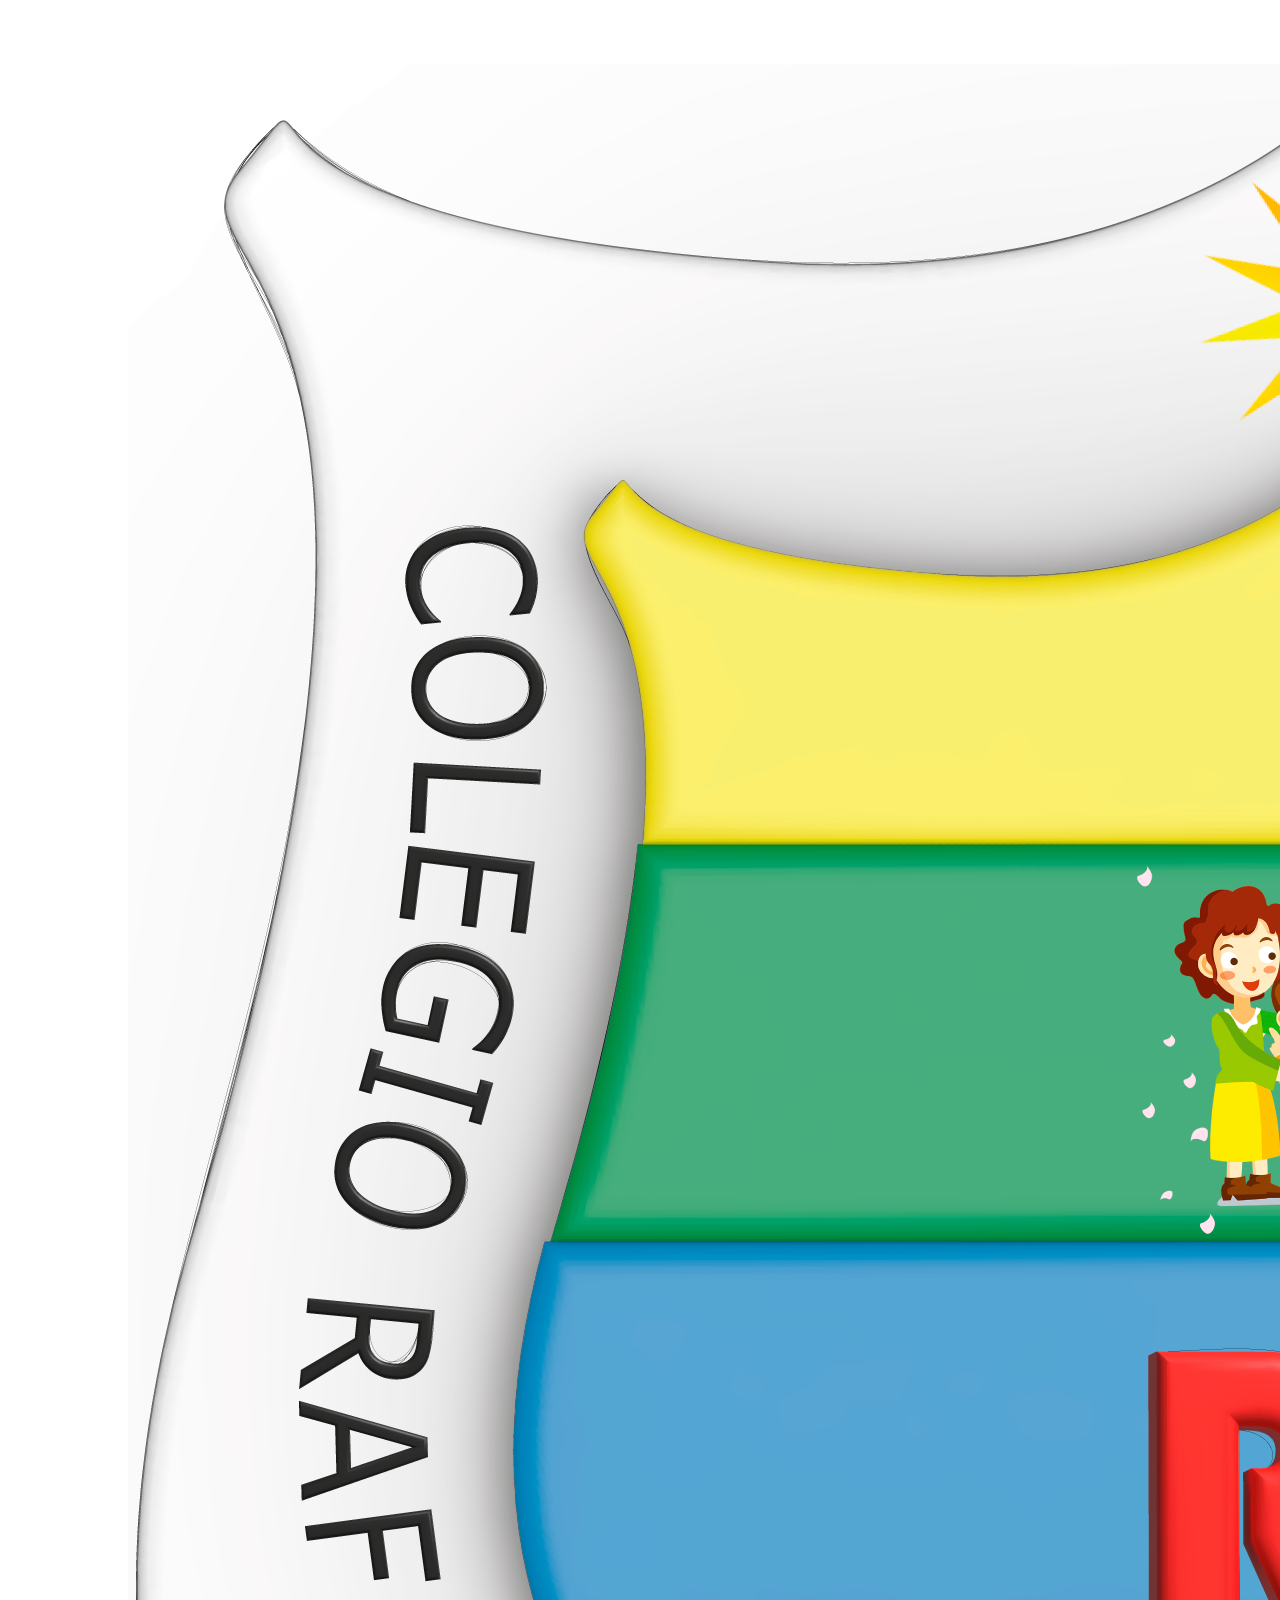
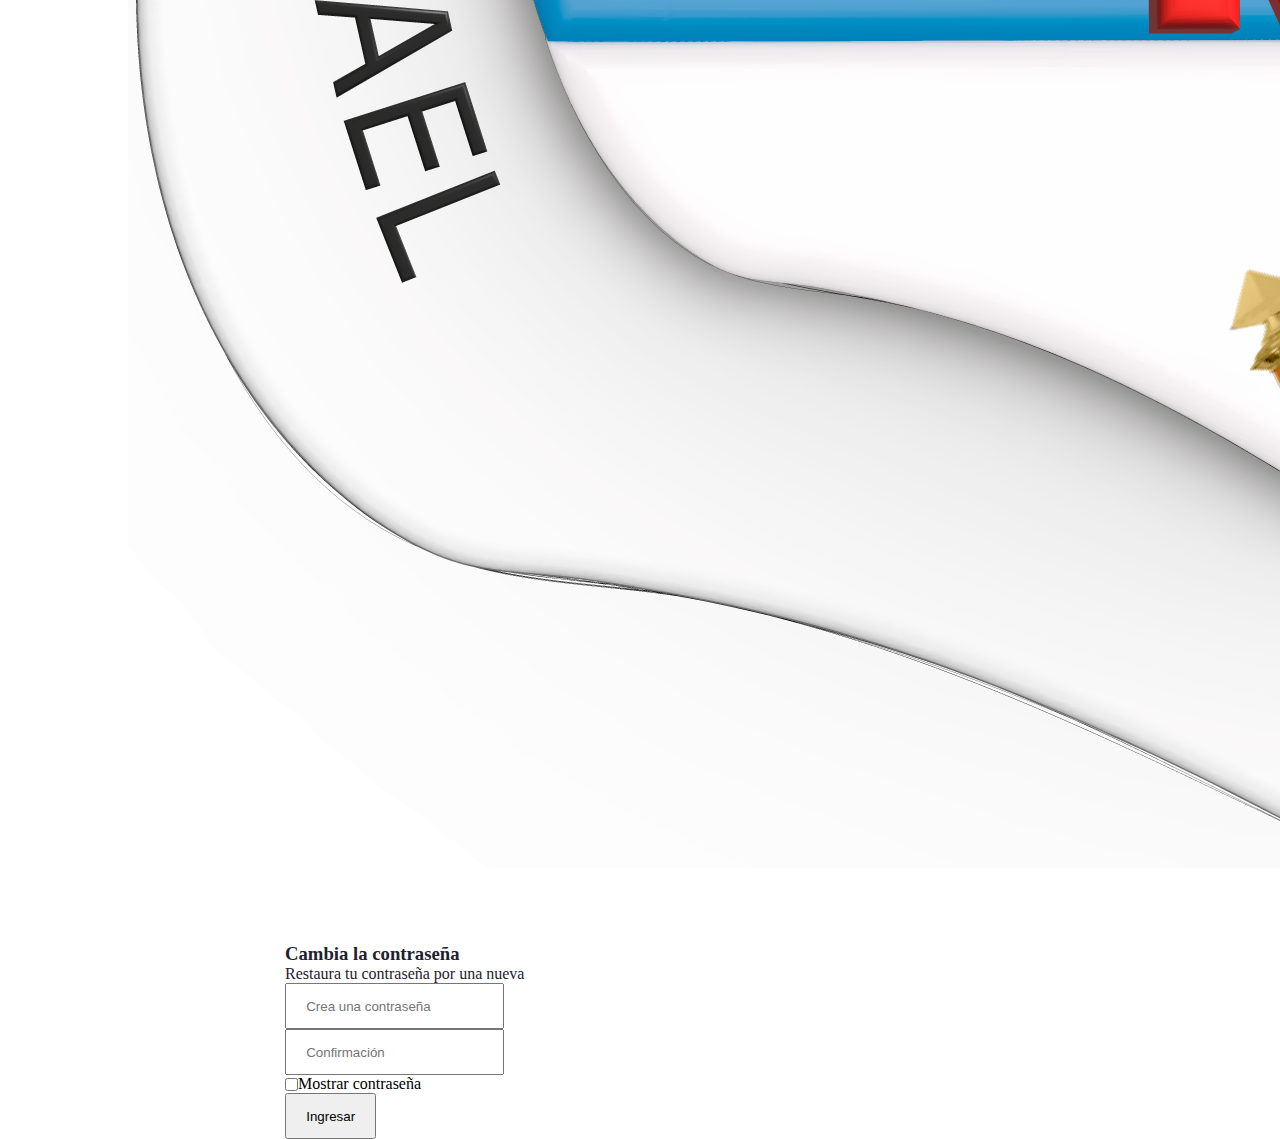
<file: view/newpass.html>
<!DOCTYPE html>
<html lang="en">
<head>
    <meta charset="UTF-8">
    <meta http-equiv="X-UA-Compatible" content="IE=edge">
    <meta name="viewport" content="width=device-width, initial-scale=1.0">
    <title>Crea una nueva contraseña</title>
    <link rel="stylesheet" href="./css/main.css">
    <script src="./js/index.js" defer></script>
</head>
<body>
    <header id="header-login">
        <nav class="df" id="nav-login">
            <a href="./login.html">
                <svg viewBox="0 0 27 24" fill="none" xmlns="http://www.w3.org/2000/svg">
                    <path d="M0.939279 10.9393C0.353492 11.5251 0.353492 12.4749 0.939279 13.0607L10.4852 22.6066C11.071 23.1924 12.0208 23.1924 12.6065 22.6066C13.1923 22.0208 13.1923 21.0711 12.6065 20.4853L4.12126 12L12.6065 3.51472C13.1923 2.92893 13.1923 1.97918 12.6065 1.3934C12.0208 0.807612 11.071 0.807612 10.4852 1.3934L0.939279 10.9393ZM26.9999 10.5L1.99994 10.5V13.5L26.9999 13.5V10.5Z" fill="#1E222F"/>
                </svg>
            </a>
            <div class="logo-login df cxy">
                <img src="./img/escudo.png" alt="Escudo Colegio Rafael Uribe Uribe">
                <h3 class="di" >RUU</h3>
            </div>
        </nav>
    </header>
    <main id="main-login" class="df cxy">
        <section class="section-login">
            <h3 class="h3-login">Cambia la contraseña</h3>
            <p class="p-login">Restaura tu contraseña por una nueva</p>
            <form class="form-login">
                <div class="correo-in">
                    <input type="password" name="newpass" placeholder="Crea una contraseña" required>
                </div>
                <div class="correo-in">
                    <input type="password" name="newpassconfir" placeholder="Confirmación" required>
                </div>
                <div class="add-in df">
                    <span class="recordar df cxy">
                        <input type="checkbox" name="recordar">
                        <span>Mostrar contraseña</span>
                    </span>
                </div>
                <div class="ingresar-in">
                    <button type="submit">Ingresar</button>
                </div>
            </form>
        </section>
    </main>
</body>
</html>
</file>
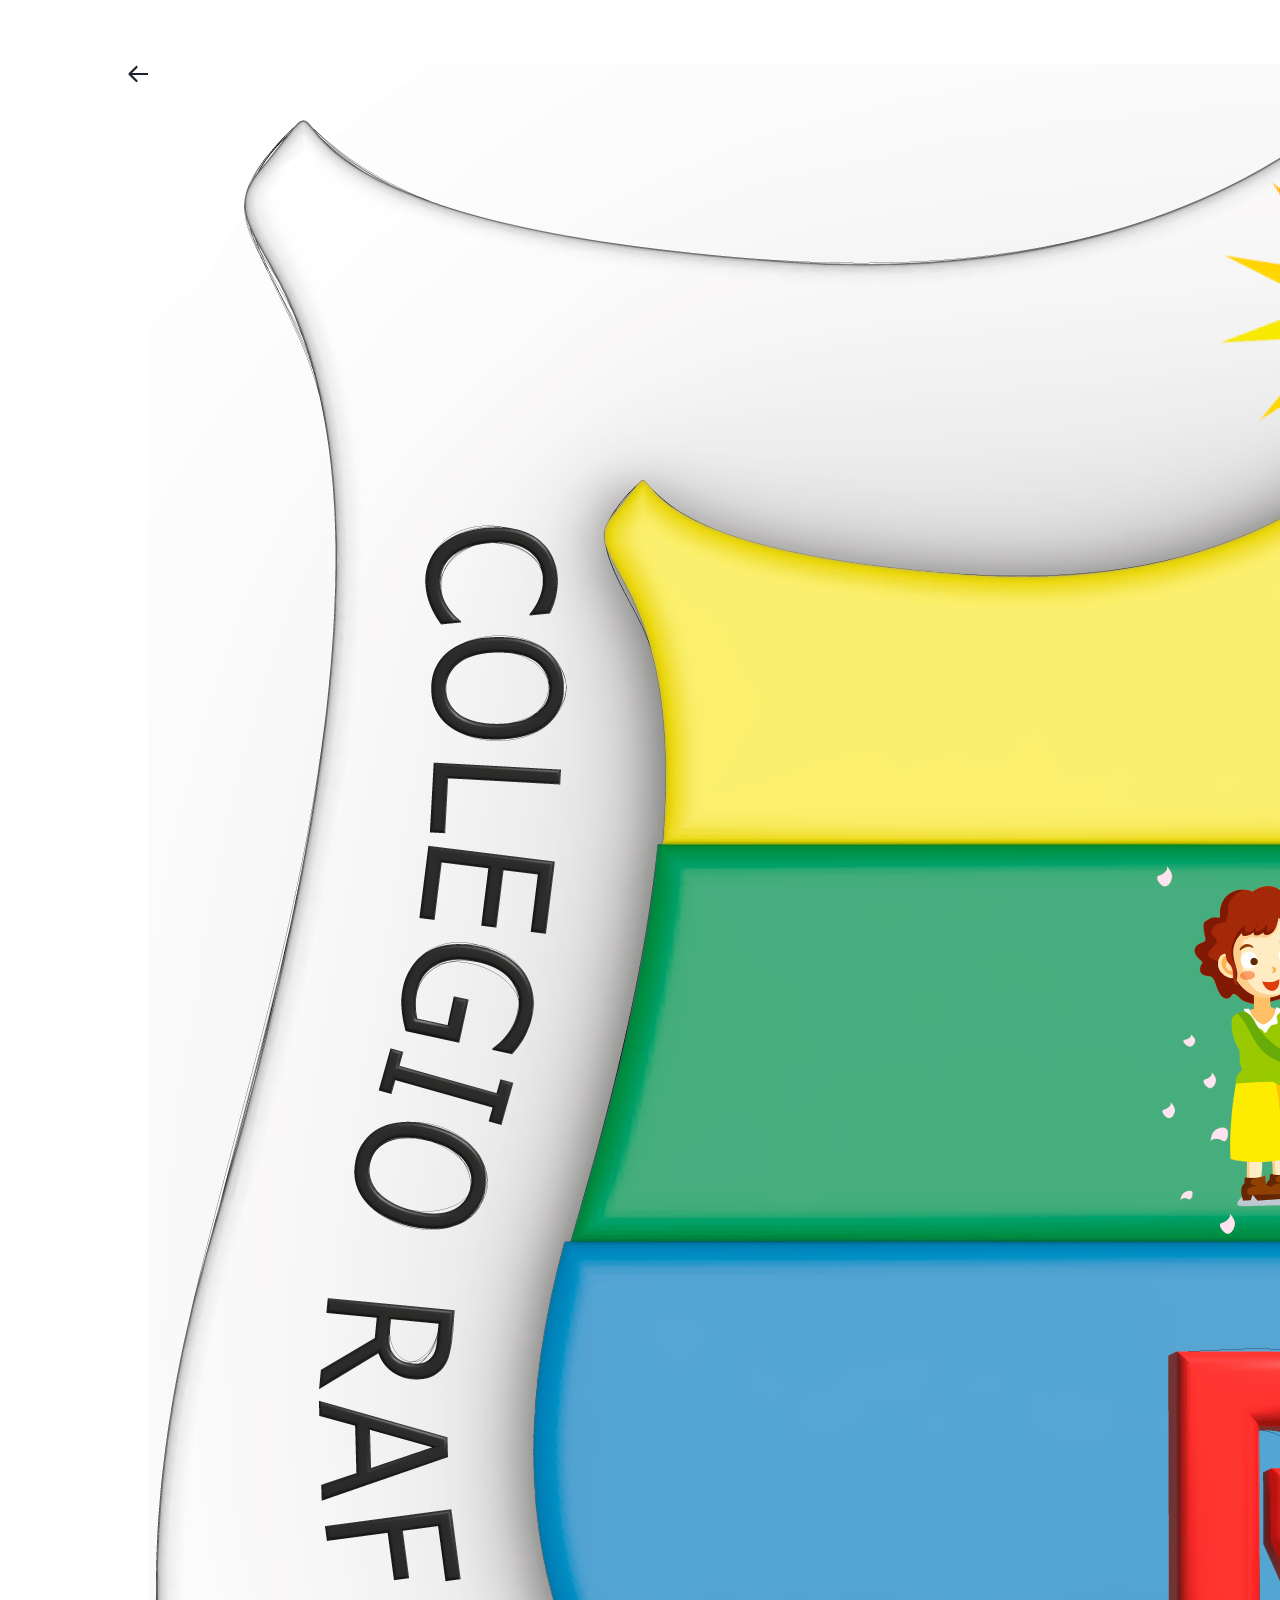
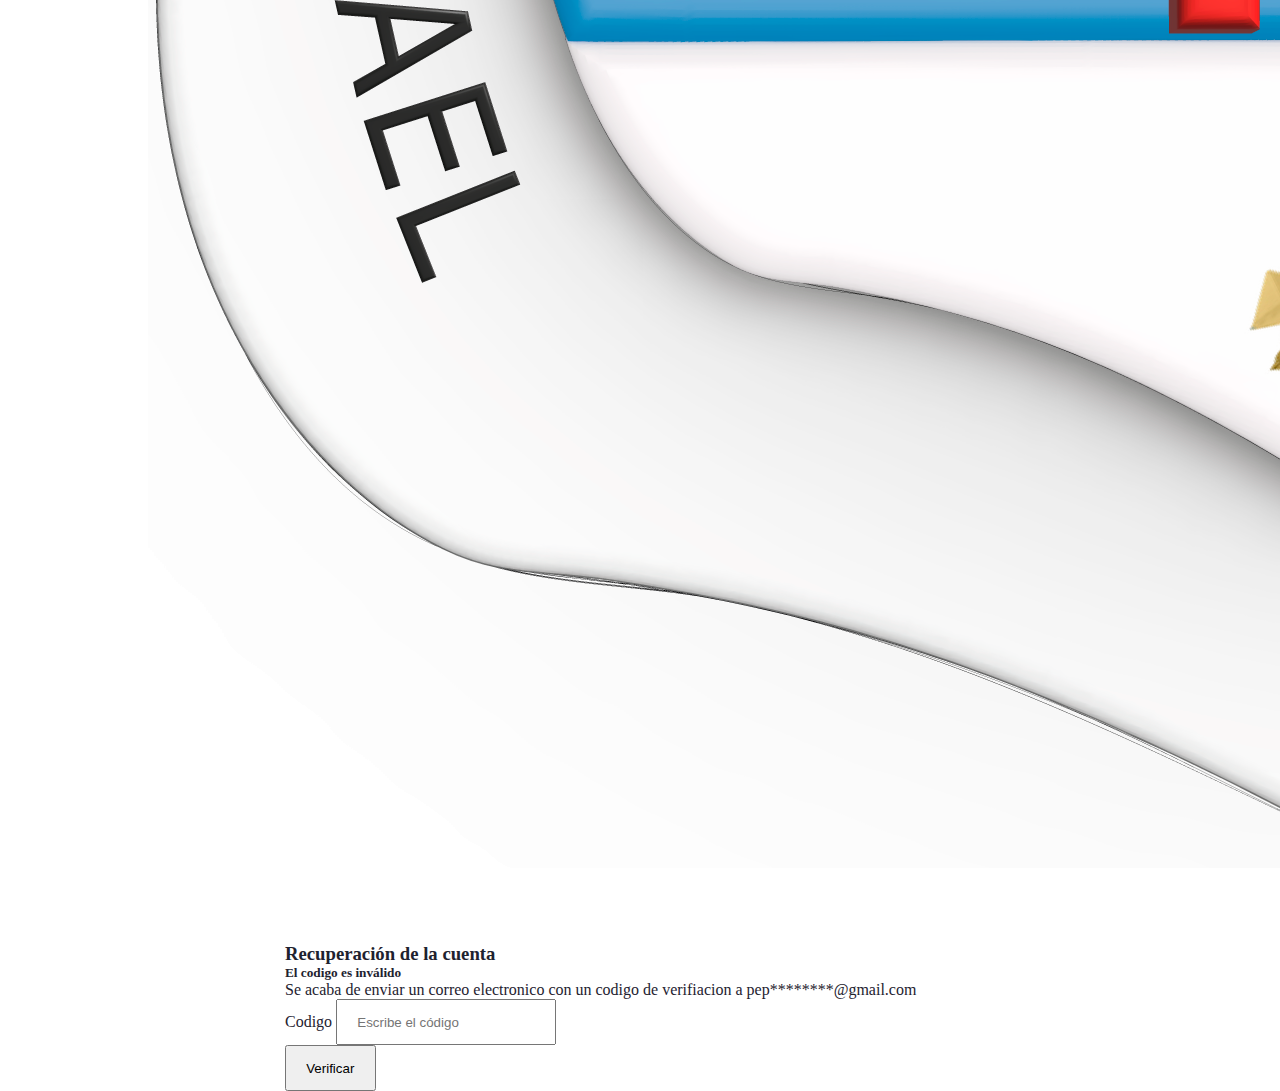
<file: view/recucorreo.html>
<!DOCTYPE html>
<html lang="en">
<head>
    <meta charset="UTF-8">
    <meta http-equiv="X-UA-Compatible" content="IE=edge">
    <meta name="viewport" content="width=device-width, initial-scale=1.0">
    <title>Recuperación de la cuenta</title>
    <link rel="stylesheet" href="./css/main.css">
    <script src="./js/index.js" defer></script>
</head>
<body>
    <header id="header-login">
        <nav class="df" id="nav-login">
            <a href="./login.html">
                <svg width="20" height="20" viewBox="0 0 27 24" fill="none" xmlns="http://www.w3.org/2000/svg">
                    <path d="M0.939279 10.9393C0.353492 11.5251 0.353492 12.4749 0.939279 13.0607L10.4852 22.6066C11.071 23.1924 12.0208 23.1924 12.6065 22.6066C13.1923 22.0208 13.1923 21.0711 12.6065 20.4853L4.12126 12L12.6065 3.51472C13.1923 2.92893 13.1923 1.97918 12.6065 1.3934C12.0208 0.807612 11.071 0.807612 10.4852 1.3934L0.939279 10.9393ZM26.9999 10.5L1.99994 10.5V13.5L26.9999 13.5V10.5Z" fill="#1E222F"/>
                </svg>
            </a>
            <div class="logo-login df cxy">
                <img src="./img/escudo.png" alt="Escudo Colegio Rafael Uribe Uribe">
                <h3 class="di" >RUU</h3>
            </div>
        </nav>
    </header>
    <main id="main-login" class="df cxy">
        <section class="section-login">
            <h3 class="h3-login">Recuperación de la cuenta</h3>
            <div class="emailInvalid">
                <h5>El codigo es inválido</h5>
            </div>
            <p class="p-login">Se acaba de enviar un correo electronico con un codigo de verifiacion a pep********@gmail.com</p>
            <form class="form-login">
                <div class="correo-in">
                    <label>Codigo</label>
                    <input type="number" name="correo" placeholder="Escribe el código" required>
                </div>
                <div class="ingresar-in">
                    <button type="submit" href="./recucorreo.html">Verificar</button>
                </div>
            </form>
        </section>
    </main>
</body>
</html>
</file>
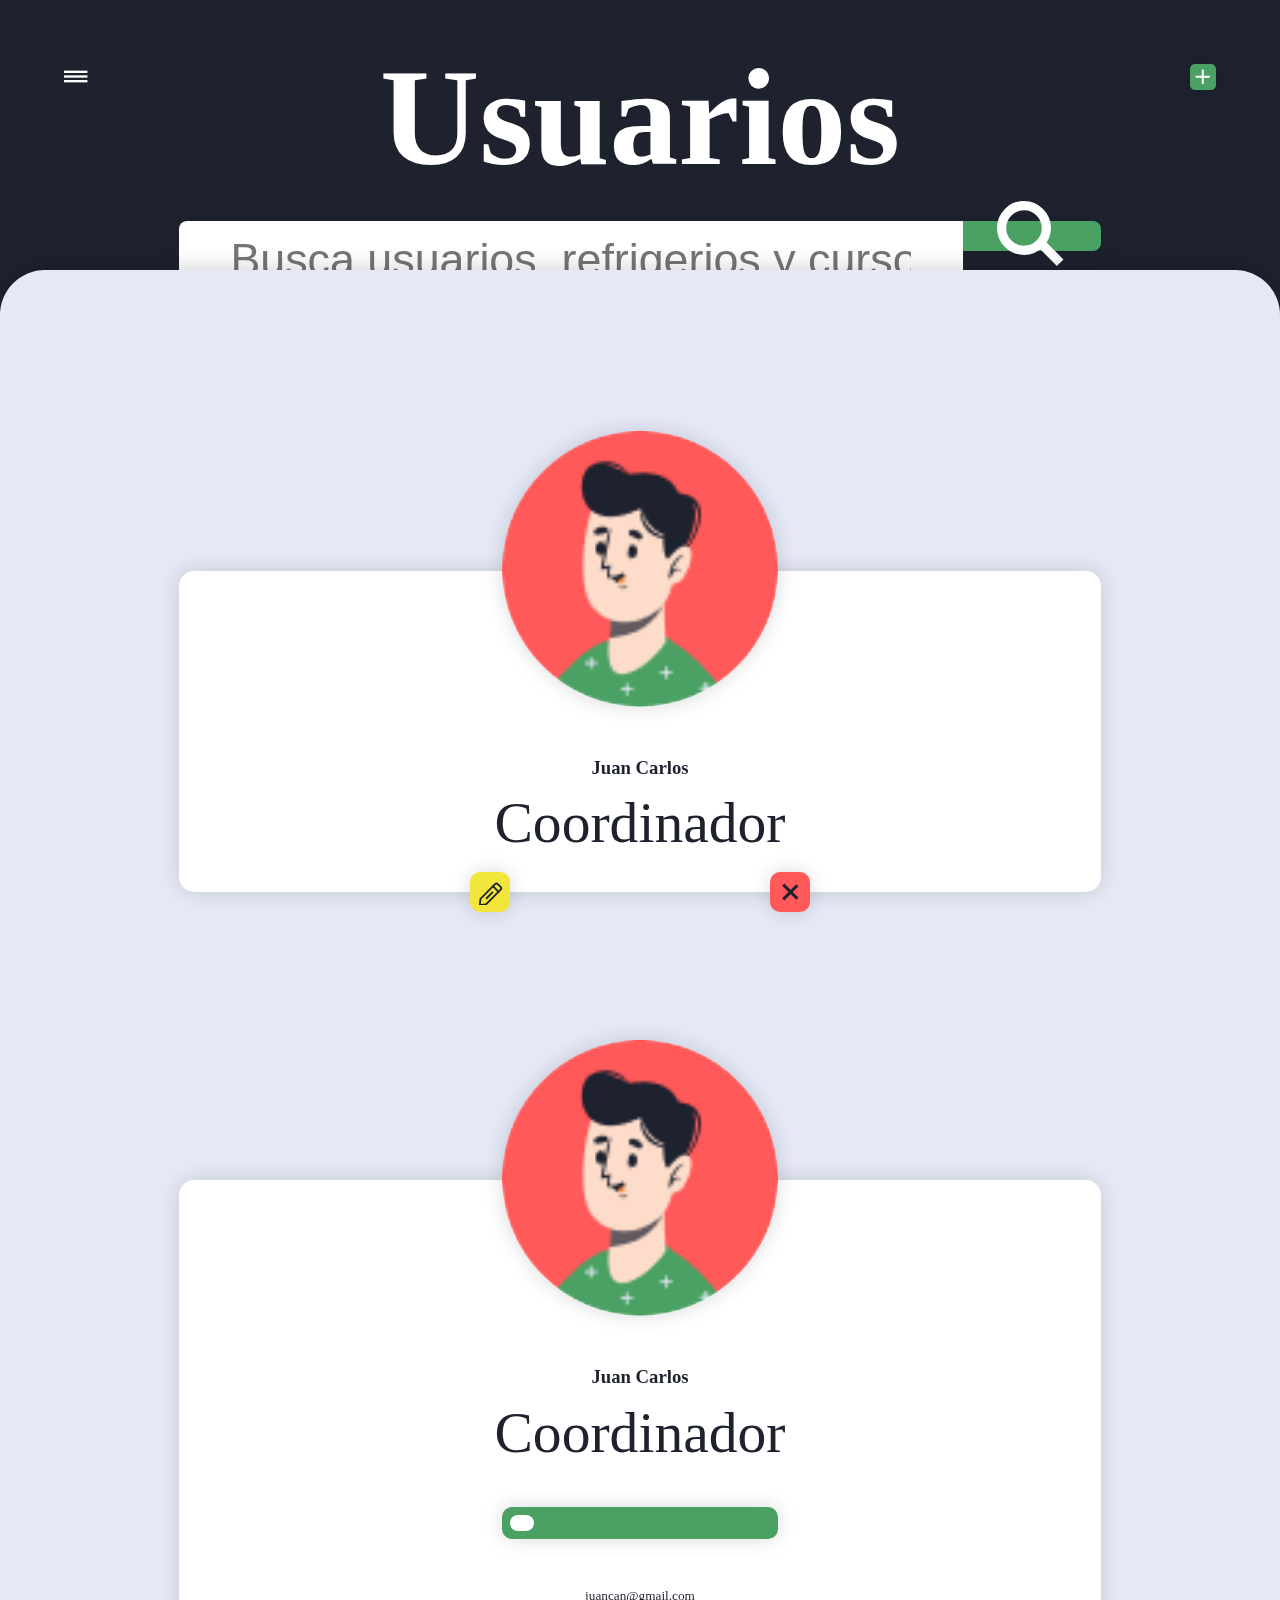
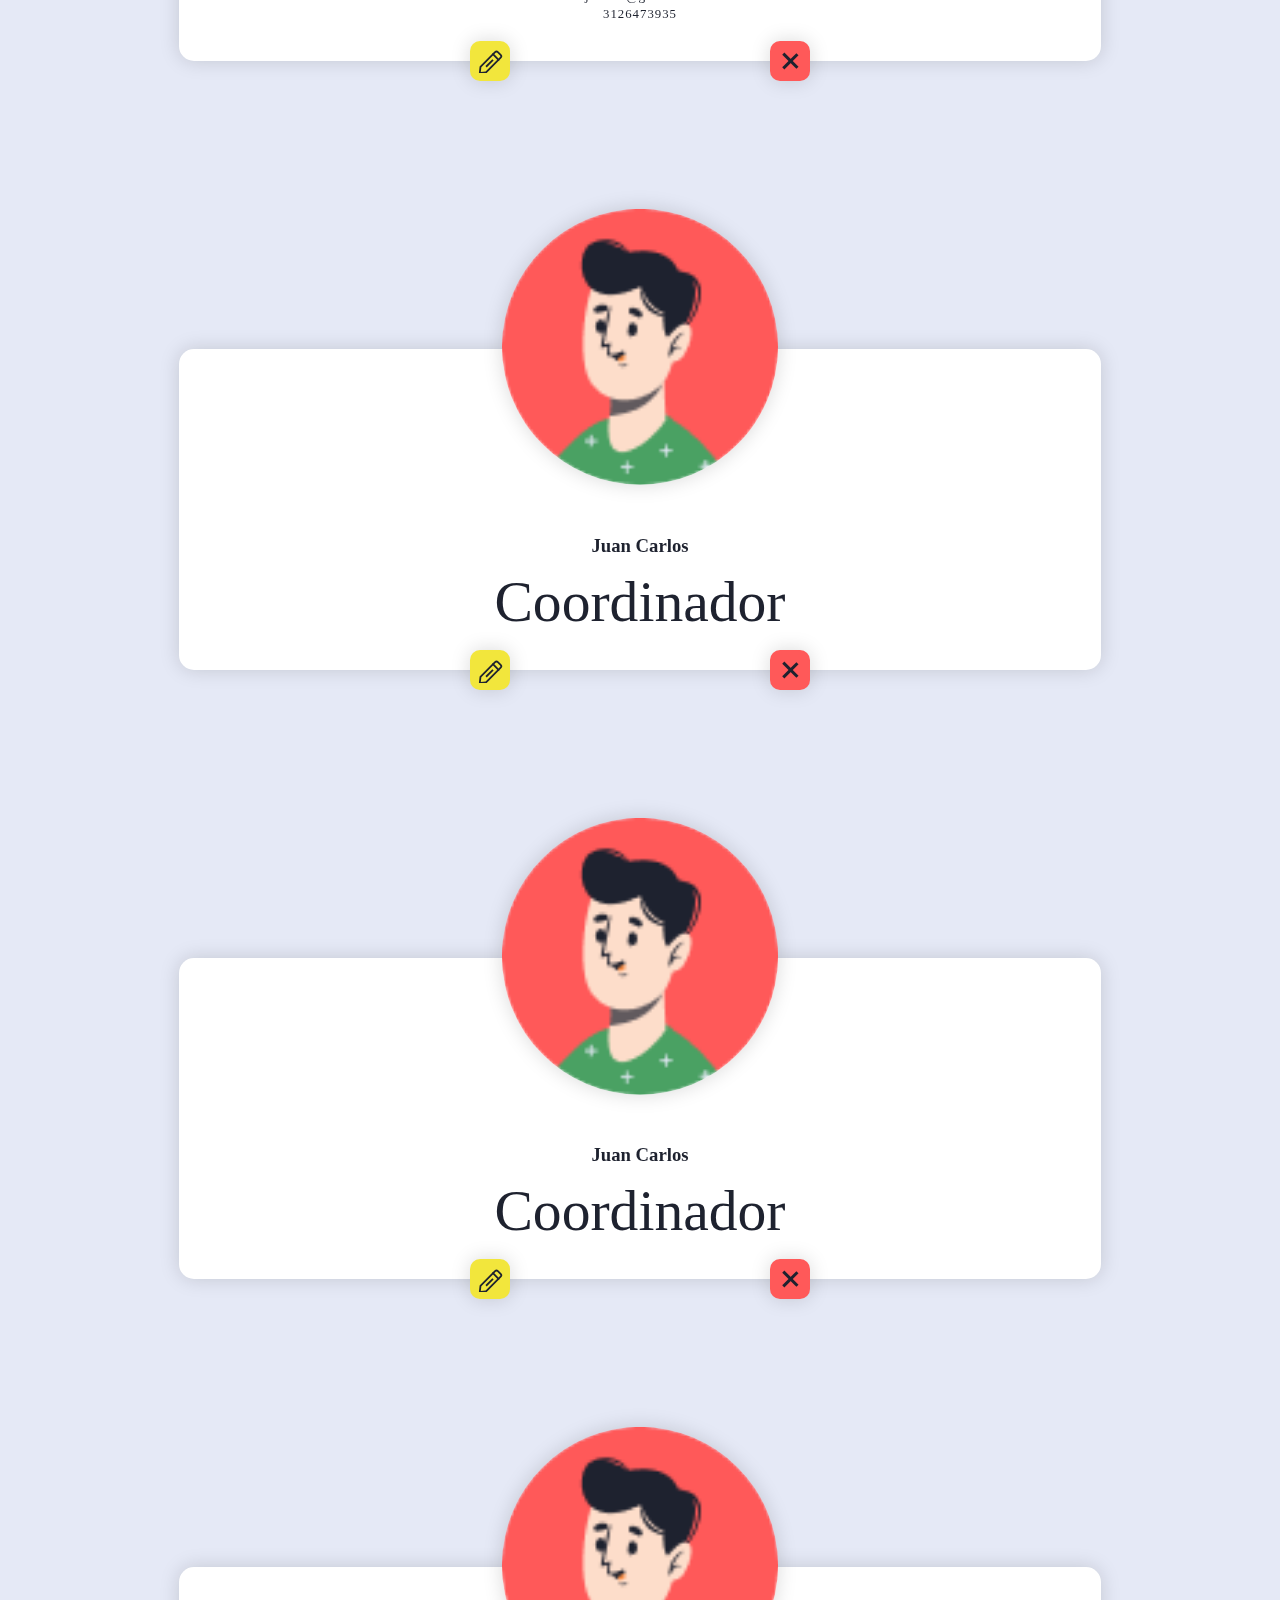
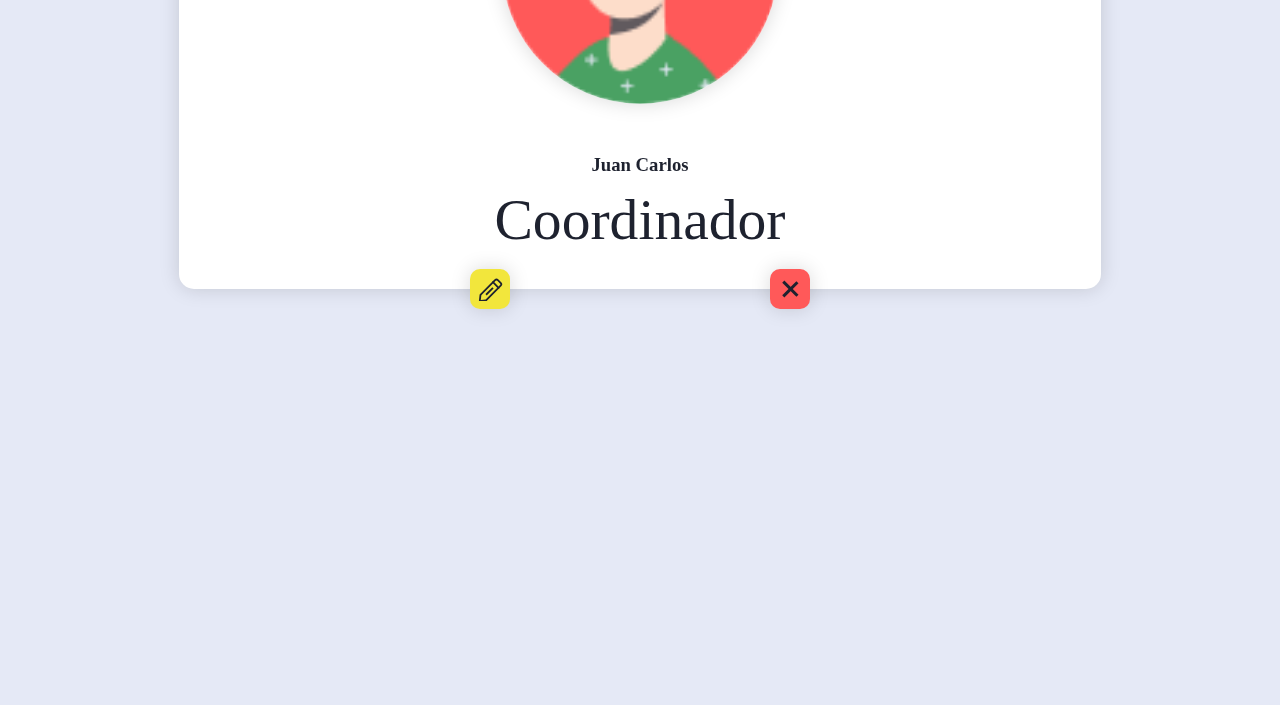
<file: views/dashboard.html>
<!DOCTYPE html>
<html lang="es">
<head>
    <meta charset="UTF-8">
    <meta http-equiv="X-UA-Compatible" content="IE=edge">
    <meta name="viewport" content="width=device-width, initial-scale=1.0">
    <title>Panel de control</title>
    <link rel="stylesheet" href="../css/main.css">
    <script src="/js/dashboard.js" defer></script>
</head>
<body id="body-dash">
    <div class="body-db-users body-db df cxy">
        <header id="header-db-users" class="header-db">
            <div id="menu-icon-div" class="df">
                <svg id="users" class="menu-icon df" width="25px" height="25px" id="btn-menu-users" viewBox="0 0 32 15" fill="none" xmlns="http://www.w3.org/2000/svg">
                    <line y1="1.5" x2="30" y2="1.5" stroke-width="3"/>
                    <line y1="7.5" x2="30" y2="7.5" stroke-width="3"/>
                    <line y1="13.5" x2="30" y2="13.5" stroke-width="3"/>
                </svg>
                <a id="plus-icon-div" class="df" href="./views.dashboard/createusers.html">
                    <svg id="users-plus" class="plus-icon df" style="enable-background:new 0 0 512 512;" version="1.1" viewBox="0 0 512 512" xml:space="preserve" xmlns="http://www.w3.org/2000/svg" xmlns:xlink="http://www.w3.org/1999/xlink">
                        <style type="text/css">
                            .st0{fill:#fff;}
                        </style>
                        <path class="st0" d="M381,236H276V131c0-11-9-20-20-20s-20,9-20,20v105H131c-11,0-20,9-20,20s9,20,20,20h105v105c0,11,9,20,20,20  s20-9,20-20V276h105c11,0,20-9,20-20S392,236,381,236z"/>
                    </svg>
                </a>
            </div>
            <div id="search" class="head-users df cxy">
                <h3>Usuarios</h3>
                <div class="header-db-search df">
                <input type="text" placeholder="Busca usuarios, refrigerios y cursos...">
                <button class="df cxy">
                    <svg viewBox="0 0 15 15" fill="none" xmlns="http://www.w3.org/2000/svg">
                        <circle cx="5.85508" cy="5.85508" r="4.85508" stroke="white" stroke-width="2"/>
                        <line x1="9.56697" y1="9.24651" x2="13.7071" y2="13.3867" stroke="white" stroke-width="2"/>
                    </svg>
                </button>
            </div>   
        </header>
        <main id="main-db-courses">
            <section class="section-user">
                <div class="db-main-card card-close df cxy">
                    <div class="main-card-img">
                        <img src="../../img/iconuser1.png" alt="Iconos de usuario">
                    </div>
                    <div class="main-card-descri">
                        <h3>Juan Carlos</h3>
                        <p>Coordinador</p>
                    </div>
                    <div class="switch-button" id="dn-card">
                        <input type="checkbox" name="switch-button" id="switch-label" class="switch-button__checkbox">
                        <label for="switch-label" class="switch-button__label"></label>
                    </div>
                    <div class="main-card-info" id="dn-card">
                        <h5>juancan@gmail.com</h5>
                        <p>3126473935</p>
                    </div>
                    <div class="main-card-btn df">
                        <div class="card-btn-edit df cxy">
                            <svg width="25" heigth="25" viewBox="0 0 28 28" xmlns="http://www.w3.org/2000/svg">
                                <defs>
                                    <style>.cls-1{fill:#1E222F;}</style>
                                </defs>
                                <g data-name="Layer 42" id="Layer_42">
                                    <path class="cls-1" d="M2,29a1,1,0,0,1-1-1.11l.77-7a1,1,0,0,1,.29-.59L18.42,3.94a3.2,3.2,0,0,1,4.53,0l3.11,3.11a3.2,3.2,0,0,1,0,4.53L9.71,27.93a1,1,0,0,1-.59.29l-7,.77Zm7-1.78H9ZM3.73,21.45l-.6,5.42,5.42-.6,16.1-16.1a1.2,1.2,0,0,0,0-1.7L21.53,5.35a1.2,1.2,0,0,0-1.7,0Z"/>
                                    <path class="cls-1" d="M23,14.21a1,1,0,0,1-.71-.29L16.08,7.69A1,1,0,0,1,17.5,6.27l6.23,6.23a1,1,0,0,1,0,1.42A1,1,0,0,1,23,14.21Z"/>
                                    <rect class="cls-1" height="2" transform="translate(-8.31 14.13) rotate(-45)" width="11.01" x="7.39" y="16.1"/>
                                </g>
                            </svg>
                        </div>
                        <div class="card-btn-delete df cxy">
                            <svg width="30" heigth="30" viewBox="0 0 30 30" fill="none" xmlns="http://www.w3.org/2000/svg">
                                <line x1="22.4247" y1="21.7174" x2="8.28256" y2="7.57526" stroke="#1E222F" stroke-width="3"/>
                                <line x1="8.2826" y1="22.4247" x2="22.4247" y2="8.28256" stroke="#1E222F" stroke-width="3"/>
                            </svg>
                        </div>
                    </div>
                </div>
                <div class="db-main-card df cxy">
                    <div class="main-card-img">
                        <img src="../../img/iconuser1.png" alt="Iconos de usuario">
                    </div>
                    <div class="main-card-descri">
                        <h3>Juan Carlos</h3>
                        <p>Coordinador</p>
                    </div>
                    <div class="switch-button" id="dn-card">
                        <input type="checkbox" name="switch-button" id="switch-label" class="switch-button__checkbox">
                        <label for="switch-label" class="switch-button__label"></label>
                    </div>
                    <div class="main-card-info" id="dn-card">
                        <h5>juancan@gmail.com</h5>
                        <p>3126473935</p>
                    </div>
                    <div class="main-card-btn df">
                        <div class="card-btn-edit df cxy">
                            <svg width="25" heigth="25" viewBox="0 0 28 28" xmlns="http://www.w3.org/2000/svg">
                                <defs>
                                    <style>.cls-1{fill:#1E222F;}</style>
                                </defs>
                                <g data-name="Layer 42" id="Layer_42">
                                    <path class="cls-1" d="M2,29a1,1,0,0,1-1-1.11l.77-7a1,1,0,0,1,.29-.59L18.42,3.94a3.2,3.2,0,0,1,4.53,0l3.11,3.11a3.2,3.2,0,0,1,0,4.53L9.71,27.93a1,1,0,0,1-.59.29l-7,.77Zm7-1.78H9ZM3.73,21.45l-.6,5.42,5.42-.6,16.1-16.1a1.2,1.2,0,0,0,0-1.7L21.53,5.35a1.2,1.2,0,0,0-1.7,0Z"/>
                                    <path class="cls-1" d="M23,14.21a1,1,0,0,1-.71-.29L16.08,7.69A1,1,0,0,1,17.5,6.27l6.23,6.23a1,1,0,0,1,0,1.42A1,1,0,0,1,23,14.21Z"/>
                                    <rect class="cls-1" height="2" transform="translate(-8.31 14.13) rotate(-45)" width="11.01" x="7.39" y="16.1"/>
                                </g>
                            </svg>
                        </div>
                        <div class="card-btn-delete df cxy">
                            <svg width="30" heigth="30" viewBox="0 0 30 30" fill="none" xmlns="http://www.w3.org/2000/svg">
                                <line x1="22.4247" y1="21.7174" x2="8.28256" y2="7.57526" stroke="#1E222F" stroke-width="3"/>
                                <line x1="8.2826" y1="22.4247" x2="22.4247" y2="8.28256" stroke="#1E222F" stroke-width="3"/>
                            </svg>
                        </div>
                    </div>
                </div>
                <div class="db-main-card card-close df cxy">
                    <div class="main-card-img">
                        <img src="../../img/iconuser1.png" alt="Iconos de usuario">
                    </div>
                    <div class="main-card-descri">
                        <h3>Juan Carlos</h3>
                        <p>Coordinador</p>
                    </div>
                    <div class="switch-button" id="dn-card">
                        <input type="checkbox" name="switch-button" id="switch-label" class="switch-button__checkbox">
                        <label for="switch-label" class="switch-button__label"></label>
                    </div>
                    <div class="main-card-info" id="dn-card">
                        <h5>juancan@gmail.com</h5>
                        <p>3126473935</p>
                    </div>
                    <div class="main-card-btn df">
                        <div class="card-btn-edit df cxy">
                            <svg width="25" heigth="25" viewBox="0 0 28 28" xmlns="http://www.w3.org/2000/svg">
                                <defs>
                                    <style>.cls-1{fill:#1E222F;}</style>
                                </defs>
                                <g data-name="Layer 42" id="Layer_42">
                                    <path class="cls-1" d="M2,29a1,1,0,0,1-1-1.11l.77-7a1,1,0,0,1,.29-.59L18.42,3.94a3.2,3.2,0,0,1,4.53,0l3.11,3.11a3.2,3.2,0,0,1,0,4.53L9.71,27.93a1,1,0,0,1-.59.29l-7,.77Zm7-1.78H9ZM3.73,21.45l-.6,5.42,5.42-.6,16.1-16.1a1.2,1.2,0,0,0,0-1.7L21.53,5.35a1.2,1.2,0,0,0-1.7,0Z"/>
                                    <path class="cls-1" d="M23,14.21a1,1,0,0,1-.71-.29L16.08,7.69A1,1,0,0,1,17.5,6.27l6.23,6.23a1,1,0,0,1,0,1.42A1,1,0,0,1,23,14.21Z"/>
                                    <rect class="cls-1" height="2" transform="translate(-8.31 14.13) rotate(-45)" width="11.01" x="7.39" y="16.1"/>
                                </g>
                            </svg>
                        </div>
                        <div class="card-btn-delete df cxy">
                            <svg width="30" heigth="30" viewBox="0 0 30 30" fill="none" xmlns="http://www.w3.org/2000/svg">
                                <line x1="22.4247" y1="21.7174" x2="8.28256" y2="7.57526" stroke="#1E222F" stroke-width="3"/>
                                <line x1="8.2826" y1="22.4247" x2="22.4247" y2="8.28256" stroke="#1E222F" stroke-width="3"/>
                            </svg>
                        </div>
                    </div>
                </div>
                <div class="db-main-card card-close df cxy">
                    <div class="main-card-img">
                        <img src="../../img/iconuser1.png" alt="Iconos de usuario">
                    </div>
                    <div class="main-card-descri">
                        <h3>Juan Carlos</h3>
                        <p>Coordinador</p>
                    </div>
                    <div class="switch-button" id="dn-card">
                        <input type="checkbox" name="switch-button" id="switch-label" class="switch-button__checkbox">
                        <label for="switch-label" class="switch-button__label"></label>
                    </div>
                    <div class="main-card-info" id="dn-card">
                        <h5>juancan@gmail.com</h5>
                        <p>3126473935</p>
                    </div>
                    <div class="main-card-btn df">
                        <div class="card-btn-edit df cxy">
                            <svg width="25" heigth="25" viewBox="0 0 28 28" xmlns="http://www.w3.org/2000/svg">
                                <defs>
                                    <style>.cls-1{fill:#1E222F;}</style>
                                </defs>
                                <g data-name="Layer 42" id="Layer_42">
                                    <path class="cls-1" d="M2,29a1,1,0,0,1-1-1.11l.77-7a1,1,0,0,1,.29-.59L18.42,3.94a3.2,3.2,0,0,1,4.53,0l3.11,3.11a3.2,3.2,0,0,1,0,4.53L9.71,27.93a1,1,0,0,1-.59.29l-7,.77Zm7-1.78H9ZM3.73,21.45l-.6,5.42,5.42-.6,16.1-16.1a1.2,1.2,0,0,0,0-1.7L21.53,5.35a1.2,1.2,0,0,0-1.7,0Z"/>
                                    <path class="cls-1" d="M23,14.21a1,1,0,0,1-.71-.29L16.08,7.69A1,1,0,0,1,17.5,6.27l6.23,6.23a1,1,0,0,1,0,1.42A1,1,0,0,1,23,14.21Z"/>
                                    <rect class="cls-1" height="2" transform="translate(-8.31 14.13) rotate(-45)" width="11.01" x="7.39" y="16.1"/>
                                </g>
                            </svg>
                        </div>
                        <div class="card-btn-delete df cxy">
                            <svg width="30" heigth="30" viewBox="0 0 30 30" fill="none" xmlns="http://www.w3.org/2000/svg">
                                <line x1="22.4247" y1="21.7174" x2="8.28256" y2="7.57526" stroke="#1E222F" stroke-width="3"/>
                                <line x1="8.2826" y1="22.4247" x2="22.4247" y2="8.28256" stroke="#1E222F" stroke-width="3"/>
                            </svg>
                        </div>
                    </div>
                </div>
                <div class="db-main-card card-close df cxy">
                    <div class="main-card-img">
                        <img src="../../img/iconuser1.png" alt="Iconos de usuario">
                    </div>
                    <div class="main-card-descri">
                        <h3>Juan Carlos</h3>
                        <p>Coordinador</p>
                    </div>
                    <div class="switch-button" id="dn-card">
                        <input type="checkbox" name="switch-button" id="switch-label" class="switch-button__checkbox">
                        <label for="switch-label" class="switch-button__label"></label>
                    </div>
                    <div class="main-card-info" id="dn-card">
                        <h5>juancan@gmail.com</h5>
                        <p>3126473935</p>
                    </div>
                    <div class="main-card-btn df">
                        <div class="card-btn-edit df cxy">
                            <svg width="25" heigth="25" viewBox="0 0 28 28" xmlns="http://www.w3.org/2000/svg">
                                <defs>
                                    <style>.cls-1{fill:#1E222F;}</style>
                                </defs>
                                <g data-name="Layer 42" id="Layer_42">
                                    <path class="cls-1" d="M2,29a1,1,0,0,1-1-1.11l.77-7a1,1,0,0,1,.29-.59L18.42,3.94a3.2,3.2,0,0,1,4.53,0l3.11,3.11a3.2,3.2,0,0,1,0,4.53L9.71,27.93a1,1,0,0,1-.59.29l-7,.77Zm7-1.78H9ZM3.73,21.45l-.6,5.42,5.42-.6,16.1-16.1a1.2,1.2,0,0,0,0-1.7L21.53,5.35a1.2,1.2,0,0,0-1.7,0Z"/>
                                    <path class="cls-1" d="M23,14.21a1,1,0,0,1-.71-.29L16.08,7.69A1,1,0,0,1,17.5,6.27l6.23,6.23a1,1,0,0,1,0,1.42A1,1,0,0,1,23,14.21Z"/>
                                    <rect class="cls-1" height="2" transform="translate(-8.31 14.13) rotate(-45)" width="11.01" x="7.39" y="16.1"/>
                                </g>
                            </svg>
                        </div>
                        <div class="card-btn-delete df cxy">
                            <svg width="30" heigth="30" viewBox="0 0 30 30" fill="none" xmlns="http://www.w3.org/2000/svg">
                                <line x1="22.4247" y1="21.7174" x2="8.28256" y2="7.57526" stroke="#1E222F" stroke-width="3"/>
                                <line x1="8.2826" y1="22.4247" x2="22.4247" y2="8.28256" stroke="#1E222F" stroke-width="3"/>
                            </svg>
                        </div>
                    </div>
                </div>
            </section>
            <section class="section-refri">
                <div class="db-main-card card-close df cxy">
                    <div class="main-card-descri m10">
                        <h3>Tipo A</h3>
                        <p>Jugo, pan, banano, granola</p>
                    </div>
                    <div class="switch-button" id="dn-card">
                        <input type="checkbox" name="switch-button" id="switch-label" class="switch-button__checkbox">
                        <label for="switch-label" class="switch-button__label"></label>
                    </div>
                    <div class="main-card-info" id="dn-card">
                        <h5>22-04-2022</h5>
                        <p>13:06</p>
                    </div>
                    <div class="main-card-btn df m-10">
                        <div class="card-btn-edit df cxy">
                            <svg width="25" heigth="25" viewBox="0 0 28 28" xmlns="http://www.w3.org/2000/svg">
                                <defs>
                                    <style>.cls-1{fill:#1E222F;}</style>
                                </defs>
                                <g data-name="Layer 42" id="Layer_42">
                                    <path class="cls-1" d="M2,29a1,1,0,0,1-1-1.11l.77-7a1,1,0,0,1,.29-.59L18.42,3.94a3.2,3.2,0,0,1,4.53,0l3.11,3.11a3.2,3.2,0,0,1,0,4.53L9.71,27.93a1,1,0,0,1-.59.29l-7,.77Zm7-1.78H9ZM3.73,21.45l-.6,5.42,5.42-.6,16.1-16.1a1.2,1.2,0,0,0,0-1.7L21.53,5.35a1.2,1.2,0,0,0-1.7,0Z"/>
                                    <path class="cls-1" d="M23,14.21a1,1,0,0,1-.71-.29L16.08,7.69A1,1,0,0,1,17.5,6.27l6.23,6.23a1,1,0,0,1,0,1.42A1,1,0,0,1,23,14.21Z"/>
                                    <rect class="cls-1" height="2" transform="translate(-8.31 14.13) rotate(-45)" width="11.01" x="7.39" y="16.1"/>
                                </g>
                            </svg>
                        </div>
                        <div class="card-btn-delete df cxy">
                            <svg width="30" heigth="30" viewBox="0 0 30 30" fill="none" xmlns="http://www.w3.org/2000/svg">
                                <line x1="22.4247" y1="21.7174" x2="8.28256" y2="7.57526" stroke="#1E222F" stroke-width="3"/>
                                <line x1="8.2826" y1="22.4247" x2="22.4247" y2="8.28256" stroke="#1E222F" stroke-width="3"/>
                            </svg>
                        </div>
                    </div>
                </div>
                <div class="db-main-card df cxy">
                    <div class="main-card-descri m10">
                        <h3>Tipo A</h3>
                        <p>Jugo, pan, banano, granola</p>
                    </div>
                    <div class="switch-button">
                        <input type="checkbox" name="switch-button" id="switch-label" class="switch-button__checkbox">
                        <label for="switch-label" class="switch-button__label"></label>
                    </div>
                    <div class="main-card-info">
                        <h5>22-04-2022</h5>
                        <p>13:06</p>
                    </div>
                    <div class="main-card-btn m-10 df">
                        <div class="card-btn-edit df cxy">
                            <svg width="25" heigth="25" viewBox="0 0 28 28" xmlns="http://www.w3.org/2000/svg">
                                <defs>
                                    <style>.cls-1{fill:#1E222F;}</style>
                                </defs>
                                <g data-name="Layer 42" id="Layer_42">
                                    <path class="cls-1" d="M2,29a1,1,0,0,1-1-1.11l.77-7a1,1,0,0,1,.29-.59L18.42,3.94a3.2,3.2,0,0,1,4.53,0l3.11,3.11a3.2,3.2,0,0,1,0,4.53L9.71,27.93a1,1,0,0,1-.59.29l-7,.77Zm7-1.78H9ZM3.73,21.45l-.6,5.42,5.42-.6,16.1-16.1a1.2,1.2,0,0,0,0-1.7L21.53,5.35a1.2,1.2,0,0,0-1.7,0Z"/>
                                    <path class="cls-1" d="M23,14.21a1,1,0,0,1-.71-.29L16.08,7.69A1,1,0,0,1,17.5,6.27l6.23,6.23a1,1,0,0,1,0,1.42A1,1,0,0,1,23,14.21Z"/>
                                    <rect class="cls-1" height="2" transform="translate(-8.31 14.13) rotate(-45)" width="11.01" x="7.39" y="16.1"/>
                                </g>
                            </svg>
                        </div>
                        <div class="card-btn-delete df cxy">
                            <svg width="30" heigth="30" viewBox="0 0 30 30" fill="none" xmlns="http://www.w3.org/2000/svg">
                                <line x1="22.4247" y1="21.7174" x2="8.28256" y2="7.57526" stroke="#1E222F" stroke-width="3"/>
                                <line x1="8.2826" y1="22.4247" x2="22.4247" y2="8.28256" stroke="#1E222F" stroke-width="3"/>
                            </svg>
                        </div>
                    </div>
                </div>
                <div class="db-main-card card-close df cxy">
                    <div class="main-card-descri m10">
                        <h3>Tipo A</h3>
                        <p>Jugo, pan, banano, granola</p>
                    </div>
                    <div class="switch-button" id="dn-card">
                        <input type="checkbox" name="switch-button" id="switch-label" class="switch-button__checkbox">
                        <label for="switch-label" class="switch-button__label"></label>
                    </div>
                    <div class="main-card-info" id="dn-card">
                        <h5>22-04-2022</h5>
                        <p>13:06</p>
                    </div>
                    <div class="main-card-btn df m-10">
                        <div class="card-btn-edit df cxy">
                            <svg width="25" heigth="25" viewBox="0 0 28 28" xmlns="http://www.w3.org/2000/svg">
                                <defs>
                                    <style>.cls-1{fill:#1E222F;}</style>
                                </defs>
                                <g data-name="Layer 42" id="Layer_42">
                                    <path class="cls-1" d="M2,29a1,1,0,0,1-1-1.11l.77-7a1,1,0,0,1,.29-.59L18.42,3.94a3.2,3.2,0,0,1,4.53,0l3.11,3.11a3.2,3.2,0,0,1,0,4.53L9.71,27.93a1,1,0,0,1-.59.29l-7,.77Zm7-1.78H9ZM3.73,21.45l-.6,5.42,5.42-.6,16.1-16.1a1.2,1.2,0,0,0,0-1.7L21.53,5.35a1.2,1.2,0,0,0-1.7,0Z"/>
                                    <path class="cls-1" d="M23,14.21a1,1,0,0,1-.71-.29L16.08,7.69A1,1,0,0,1,17.5,6.27l6.23,6.23a1,1,0,0,1,0,1.42A1,1,0,0,1,23,14.21Z"/>
                                    <rect class="cls-1" height="2" transform="translate(-8.31 14.13) rotate(-45)" width="11.01" x="7.39" y="16.1"/>
                                </g>
                            </svg>
                        </div>
                        <div class="card-btn-delete df cxy">
                            <svg width="30" heigth="30" viewBox="0 0 30 30" fill="none" xmlns="http://www.w3.org/2000/svg">
                                <line x1="22.4247" y1="21.7174" x2="8.28256" y2="7.57526" stroke="#1E222F" stroke-width="3"/>
                                <line x1="8.2826" y1="22.4247" x2="22.4247" y2="8.28256" stroke="#1E222F" stroke-width="3"/>
                            </svg>
                        </div>
                    </div>
                </div>
                <div class="db-main-card card-close df cxy">
                    <div class="main-card-descri m10">
                        <h3>Tipo A</h3>
                        <p>Jugo, pan, banano, granola</p>
                    </div>
                    <div class="switch-button" id="dn-card">
                        <input type="checkbox" name="switch-button" id="switch-label" class="switch-button__checkbox">
                        <label for="switch-label" class="switch-button__label"></label>
                    </div>
                    <div class="main-card-info" id="dn-card">
                        <h5>22-04-2022</h5>
                        <p>13:06</p>
                    </div>
                    <div class="main-card-btn df m-10">
                        <div class="card-btn-edit df cxy">
                            <svg width="25" heigth="25" viewBox="0 0 28 28" xmlns="http://www.w3.org/2000/svg">
                                <defs>
                                    <style>.cls-1{fill:#1E222F;}</style>
                                </defs>
                                <g data-name="Layer 42" id="Layer_42">
                                    <path class="cls-1" d="M2,29a1,1,0,0,1-1-1.11l.77-7a1,1,0,0,1,.29-.59L18.42,3.94a3.2,3.2,0,0,1,4.53,0l3.11,3.11a3.2,3.2,0,0,1,0,4.53L9.71,27.93a1,1,0,0,1-.59.29l-7,.77Zm7-1.78H9ZM3.73,21.45l-.6,5.42,5.42-.6,16.1-16.1a1.2,1.2,0,0,0,0-1.7L21.53,5.35a1.2,1.2,0,0,0-1.7,0Z"/>
                                    <path class="cls-1" d="M23,14.21a1,1,0,0,1-.71-.29L16.08,7.69A1,1,0,0,1,17.5,6.27l6.23,6.23a1,1,0,0,1,0,1.42A1,1,0,0,1,23,14.21Z"/>
                                    <rect class="cls-1" height="2" transform="translate(-8.31 14.13) rotate(-45)" width="11.01" x="7.39" y="16.1"/>
                                </g>
                            </svg>
                        </div>
                        <div class="card-btn-delete df cxy">
                            <svg width="30" heigth="30" viewBox="0 0 30 30" fill="none" xmlns="http://www.w3.org/2000/svg">
                                <line x1="22.4247" y1="21.7174" x2="8.28256" y2="7.57526" stroke="#1E222F" stroke-width="3"/>
                                <line x1="8.2826" y1="22.4247" x2="22.4247" y2="8.28256" stroke="#1E222F" stroke-width="3"/>
                            </svg>
                        </div>
                    </div>
                </div>
            </section>
        </main>
    </div>
    <div class="body-db-courses body-db df cxy">
        <header id="header-db-courses" class="header-db">
            <div id="menu-icon-div" class="df">
                <svg id="courses" class="menu-icon df" width="25px" height="25px" id="btn-menu-courses" viewBox="0 0 32 15" fill="none" xmlns="http://www.w3.org/2000/svg">
                    <line y1="1.5" x2="30" y2="1.5" stroke-width="3"/>
                    <line y1="7.5" x2="30" y2="7.5" stroke-width="3"/>
                    <line y1="13.5" x2="30" y2="13.5" stroke-width="3"/>
                </svg>
                <a id="plus-icon-div" class="df" href="./views.dashboard/createcourses.html">
                    <svg id="users-plus" class="plus-icon df" style="enable-background:new 0 0 512 512;" version="1.1" viewBox="0 0 512 512" xml:space="preserve" xmlns="http://www.w3.org/2000/svg" xmlns:xlink="http://www.w3.org/1999/xlink">
                        <style type="text/css">
                            .st0{fill:#fff;}
                        </style>
                        <path class="st0" d="M381,236H276V131c0-11-9-20-20-20s-20,9-20,20v105H131c-11,0-20,9-20,20s9,20,20,20h105v105c0,11,9,20,20,20  s20-9,20-20V276h105c11,0,20-9,20-20S392,236,381,236z"/>
                    </svg>
                </a>
            </div>
            <div id="search" class="head-courses df cxy">
                <h3>Cursos</h3>
                <div class="header-db-search df">
                <input type="text" placeholder="Busca usuarios, refrigerios y cursos...">
                <button class="df cxy">
                    <svg viewBox="0 0 15 15" fill="none" xmlns="http://www.w3.org/2000/svg">
                        <circle cx="5.85508" cy="5.85508" r="4.85508" stroke="white" stroke-width="2"/>
                        <line x1="9.56697" y1="9.24651" x2="13.7071" y2="13.3867" stroke="white" stroke-width="2"/>
                    </svg>
                </button>
            </div>   
        </header>
        <main id="main-db-users">
            <section class="section-user">
                <div class="db-main-card card-close df cxy">
                    <div class="main-card-img">
                        <img src="../../img/iconuser1.png" alt="Iconos de usuario">
                    </div>
                    <div class="main-card-descri">
                        <h3>Juan Carlos</h3>
                        <p>Coordinador</p>
                    </div>
                    <div class="switch-button" id="dn-card">
                        <input type="checkbox" name="switch-button" id="switch-label" class="switch-button__checkbox">
                        <label for="switch-label" class="switch-button__label"></label>
                    </div>
                    <div class="main-card-info" id="dn-card">
                        <h5>juancan@gmail.com</h5>
                        <p>3126473935</p>
                    </div>
                    <div class="main-card-btn df">
                        <div class="card-btn-edit df cxy">
                            <svg width="25" heigth="25" viewBox="0 0 28 28" xmlns="http://www.w3.org/2000/svg">
                                <defs>
                                    <style>.cls-1{fill:#1E222F;}</style>
                                </defs>
                                <g data-name="Layer 42" id="Layer_42">
                                    <path class="cls-1" d="M2,29a1,1,0,0,1-1-1.11l.77-7a1,1,0,0,1,.29-.59L18.42,3.94a3.2,3.2,0,0,1,4.53,0l3.11,3.11a3.2,3.2,0,0,1,0,4.53L9.71,27.93a1,1,0,0,1-.59.29l-7,.77Zm7-1.78H9ZM3.73,21.45l-.6,5.42,5.42-.6,16.1-16.1a1.2,1.2,0,0,0,0-1.7L21.53,5.35a1.2,1.2,0,0,0-1.7,0Z"/>
                                    <path class="cls-1" d="M23,14.21a1,1,0,0,1-.71-.29L16.08,7.69A1,1,0,0,1,17.5,6.27l6.23,6.23a1,1,0,0,1,0,1.42A1,1,0,0,1,23,14.21Z"/>
                                    <rect class="cls-1" height="2" transform="translate(-8.31 14.13) rotate(-45)" width="11.01" x="7.39" y="16.1"/>
                                </g>
                            </svg>
                        </div>
                        <div class="card-btn-delete df cxy">
                            <svg width="30" heigth="30" viewBox="0 0 30 30" fill="none" xmlns="http://www.w3.org/2000/svg">
                                <line x1="22.4247" y1="21.7174" x2="8.28256" y2="7.57526" stroke="#1E222F" stroke-width="3"/>
                                <line x1="8.2826" y1="22.4247" x2="22.4247" y2="8.28256" stroke="#1E222F" stroke-width="3"/>
                            </svg>
                        </div>
                    </div>
                </div>
                <div class="db-main-card df cxy">
                    <div class="main-card-img">
                        <img src="../../img/iconuser1.png" alt="Iconos de usuario">
                    </div>
                    <div class="main-card-descri">
                        <h3>Juan Carlos</h3>
                        <p>Coordinador</p>
                    </div>
                    <div class="switch-button" id="dn-card">
                        <input type="checkbox" name="switch-button" id="switch-label" class="switch-button__checkbox">
                        <label for="switch-label" class="switch-button__label"></label>
                    </div>
                    <div class="main-card-info" id="dn-card">
                        <h5>juancan@gmail.com</h5>
                        <p>3126473935</p>
                    </div>
                    <div class="main-card-btn df">
                        <div class="card-btn-edit df cxy">
                            <svg width="25" heigth="25" viewBox="0 0 28 28" xmlns="http://www.w3.org/2000/svg">
                                <defs>
                                    <style>.cls-1{fill:#1E222F;}</style>
                                </defs>
                                <g data-name="Layer 42" id="Layer_42">
                                    <path class="cls-1" d="M2,29a1,1,0,0,1-1-1.11l.77-7a1,1,0,0,1,.29-.59L18.42,3.94a3.2,3.2,0,0,1,4.53,0l3.11,3.11a3.2,3.2,0,0,1,0,4.53L9.71,27.93a1,1,0,0,1-.59.29l-7,.77Zm7-1.78H9ZM3.73,21.45l-.6,5.42,5.42-.6,16.1-16.1a1.2,1.2,0,0,0,0-1.7L21.53,5.35a1.2,1.2,0,0,0-1.7,0Z"/>
                                    <path class="cls-1" d="M23,14.21a1,1,0,0,1-.71-.29L16.08,7.69A1,1,0,0,1,17.5,6.27l6.23,6.23a1,1,0,0,1,0,1.42A1,1,0,0,1,23,14.21Z"/>
                                    <rect class="cls-1" height="2" transform="translate(-8.31 14.13) rotate(-45)" width="11.01" x="7.39" y="16.1"/>
                                </g>
                            </svg>
                        </div>
                        <div class="card-btn-delete df cxy">
                            <svg width="30" heigth="30" viewBox="0 0 30 30" fill="none" xmlns="http://www.w3.org/2000/svg">
                                <line x1="22.4247" y1="21.7174" x2="8.28256" y2="7.57526" stroke="#1E222F" stroke-width="3"/>
                                <line x1="8.2826" y1="22.4247" x2="22.4247" y2="8.28256" stroke="#1E222F" stroke-width="3"/>
                            </svg>
                        </div>
                    </div>
                </div>
                <div class="db-main-card card-close df cxy">
                    <div class="main-card-img">
                        <img src="../../img/iconuser1.png" alt="Iconos de usuario">
                    </div>
                    <div class="main-card-descri">
                        <h3>Juan Carlos</h3>
                        <p>Coordinador</p>
                    </div>
                    <div class="switch-button" id="dn-card">
                        <input type="checkbox" name="switch-button" id="switch-label" class="switch-button__checkbox">
                        <label for="switch-label" class="switch-button__label"></label>
                    </div>
                    <div class="main-card-info" id="dn-card">
                        <h5>juancan@gmail.com</h5>
                        <p>3126473935</p>
                    </div>
                    <div class="main-card-btn df">
                        <div class="card-btn-edit df cxy">
                            <svg width="25" heigth="25" viewBox="0 0 28 28" xmlns="http://www.w3.org/2000/svg">
                                <defs>
                                    <style>.cls-1{fill:#1E222F;}</style>
                                </defs>
                                <g data-name="Layer 42" id="Layer_42">
                                    <path class="cls-1" d="M2,29a1,1,0,0,1-1-1.11l.77-7a1,1,0,0,1,.29-.59L18.42,3.94a3.2,3.2,0,0,1,4.53,0l3.11,3.11a3.2,3.2,0,0,1,0,4.53L9.71,27.93a1,1,0,0,1-.59.29l-7,.77Zm7-1.78H9ZM3.73,21.45l-.6,5.42,5.42-.6,16.1-16.1a1.2,1.2,0,0,0,0-1.7L21.53,5.35a1.2,1.2,0,0,0-1.7,0Z"/>
                                    <path class="cls-1" d="M23,14.21a1,1,0,0,1-.71-.29L16.08,7.69A1,1,0,0,1,17.5,6.27l6.23,6.23a1,1,0,0,1,0,1.42A1,1,0,0,1,23,14.21Z"/>
                                    <rect class="cls-1" height="2" transform="translate(-8.31 14.13) rotate(-45)" width="11.01" x="7.39" y="16.1"/>
                                </g>
                            </svg>
                        </div>
                        <div class="card-btn-delete df cxy">
                            <svg width="30" heigth="30" viewBox="0 0 30 30" fill="none" xmlns="http://www.w3.org/2000/svg">
                                <line x1="22.4247" y1="21.7174" x2="8.28256" y2="7.57526" stroke="#1E222F" stroke-width="3"/>
                                <line x1="8.2826" y1="22.4247" x2="22.4247" y2="8.28256" stroke="#1E222F" stroke-width="3"/>
                            </svg>
                        </div>
                    </div>
                </div>
                <div class="db-main-card card-close df cxy">
                    <div class="main-card-img">
                        <img src="../../img/iconuser1.png" alt="Iconos de usuario">
                    </div>
                    <div class="main-card-descri">
                        <h3>Juan Carlos</h3>
                        <p>Coordinador</p>
                    </div>
                    <div class="switch-button" id="dn-card">
                        <input type="checkbox" name="switch-button" id="switch-label" class="switch-button__checkbox">
                        <label for="switch-label" class="switch-button__label"></label>
                    </div>
                    <div class="main-card-info" id="dn-card">
                        <h5>juancan@gmail.com</h5>
                        <p>3126473935</p>
                    </div>
                    <div class="main-card-btn df">
                        <div class="card-btn-edit df cxy">
                            <svg width="25" heigth="25" viewBox="0 0 28 28" xmlns="http://www.w3.org/2000/svg">
                                <defs>
                                    <style>.cls-1{fill:#1E222F;}</style>
                                </defs>
                                <g data-name="Layer 42" id="Layer_42">
                                    <path class="cls-1" d="M2,29a1,1,0,0,1-1-1.11l.77-7a1,1,0,0,1,.29-.59L18.42,3.94a3.2,3.2,0,0,1,4.53,0l3.11,3.11a3.2,3.2,0,0,1,0,4.53L9.71,27.93a1,1,0,0,1-.59.29l-7,.77Zm7-1.78H9ZM3.73,21.45l-.6,5.42,5.42-.6,16.1-16.1a1.2,1.2,0,0,0,0-1.7L21.53,5.35a1.2,1.2,0,0,0-1.7,0Z"/>
                                    <path class="cls-1" d="M23,14.21a1,1,0,0,1-.71-.29L16.08,7.69A1,1,0,0,1,17.5,6.27l6.23,6.23a1,1,0,0,1,0,1.42A1,1,0,0,1,23,14.21Z"/>
                                    <rect class="cls-1" height="2" transform="translate(-8.31 14.13) rotate(-45)" width="11.01" x="7.39" y="16.1"/>
                                </g>
                            </svg>
                        </div>
                        <div class="card-btn-delete df cxy">
                            <svg width="30" heigth="30" viewBox="0 0 30 30" fill="none" xmlns="http://www.w3.org/2000/svg">
                                <line x1="22.4247" y1="21.7174" x2="8.28256" y2="7.57526" stroke="#1E222F" stroke-width="3"/>
                                <line x1="8.2826" y1="22.4247" x2="22.4247" y2="8.28256" stroke="#1E222F" stroke-width="3"/>
                            </svg>
                        </div>
                    </div>
                </div>
                <div class="db-main-card card-close df cxy">
                    <div class="main-card-img">
                        <img src="../../img/iconuser1.png" alt="Iconos de usuario">
                    </div>
                    <div class="main-card-descri">
                        <h3>Juan Carlos</h3>
                        <p>Coordinador</p>
                    </div>
                    <div class="switch-button" id="dn-card">
                        <input type="checkbox" name="switch-button" id="switch-label" class="switch-button__checkbox">
                        <label for="switch-label" class="switch-button__label"></label>
                    </div>
                    <div class="main-card-info" id="dn-card">
                        <h5>juancan@gmail.com</h5>
                        <p>3126473935</p>
                    </div>
                    <div class="main-card-btn df">
                        <div class="card-btn-edit df cxy">
                            <svg width="25" heigth="25" viewBox="0 0 28 28" xmlns="http://www.w3.org/2000/svg">
                                <defs>
                                    <style>.cls-1{fill:#1E222F;}</style>
                                </defs>
                                <g data-name="Layer 42" id="Layer_42">
                                    <path class="cls-1" d="M2,29a1,1,0,0,1-1-1.11l.77-7a1,1,0,0,1,.29-.59L18.42,3.94a3.2,3.2,0,0,1,4.53,0l3.11,3.11a3.2,3.2,0,0,1,0,4.53L9.71,27.93a1,1,0,0,1-.59.29l-7,.77Zm7-1.78H9ZM3.73,21.45l-.6,5.42,5.42-.6,16.1-16.1a1.2,1.2,0,0,0,0-1.7L21.53,5.35a1.2,1.2,0,0,0-1.7,0Z"/>
                                    <path class="cls-1" d="M23,14.21a1,1,0,0,1-.71-.29L16.08,7.69A1,1,0,0,1,17.5,6.27l6.23,6.23a1,1,0,0,1,0,1.42A1,1,0,0,1,23,14.21Z"/>
                                    <rect class="cls-1" height="2" transform="translate(-8.31 14.13) rotate(-45)" width="11.01" x="7.39" y="16.1"/>
                                </g>
                            </svg>
                        </div>
                        <div class="card-btn-delete df cxy">
                            <svg width="30" heigth="30" viewBox="0 0 30 30" fill="none" xmlns="http://www.w3.org/2000/svg">
                                <line x1="22.4247" y1="21.7174" x2="8.28256" y2="7.57526" stroke="#1E222F" stroke-width="3"/>
                                <line x1="8.2826" y1="22.4247" x2="22.4247" y2="8.28256" stroke="#1E222F" stroke-width="3"/>
                            </svg>
                        </div>
                    </div>
                </div>
            </section>
            <section class="section-refri">
                <div class="db-main-card card-close df cxy">
                    <div class="main-card-descri m10">
                        <h3>Tipo A</h3>
                        <p>Jugo, pan, banano, granola</p>
                    </div>
                    <div class="switch-button" id="dn-card">
                        <input type="checkbox" name="switch-button" id="switch-label" class="switch-button__checkbox">
                        <label for="switch-label" class="switch-button__label"></label>
                    </div>
                    <div class="main-card-info" id="dn-card">
                        <h5>22-04-2022</h5>
                        <p>13:06</p>
                    </div>
                    <div class="main-card-btn df m-10">
                        <div class="card-btn-edit df cxy">
                            <svg width="25" heigth="25" viewBox="0 0 28 28" xmlns="http://www.w3.org/2000/svg">
                                <defs>
                                    <style>.cls-1{fill:#1E222F;}</style>
                                </defs>
                                <g data-name="Layer 42" id="Layer_42">
                                    <path class="cls-1" d="M2,29a1,1,0,0,1-1-1.11l.77-7a1,1,0,0,1,.29-.59L18.42,3.94a3.2,3.2,0,0,1,4.53,0l3.11,3.11a3.2,3.2,0,0,1,0,4.53L9.71,27.93a1,1,0,0,1-.59.29l-7,.77Zm7-1.78H9ZM3.73,21.45l-.6,5.42,5.42-.6,16.1-16.1a1.2,1.2,0,0,0,0-1.7L21.53,5.35a1.2,1.2,0,0,0-1.7,0Z"/>
                                    <path class="cls-1" d="M23,14.21a1,1,0,0,1-.71-.29L16.08,7.69A1,1,0,0,1,17.5,6.27l6.23,6.23a1,1,0,0,1,0,1.42A1,1,0,0,1,23,14.21Z"/>
                                    <rect class="cls-1" height="2" transform="translate(-8.31 14.13) rotate(-45)" width="11.01" x="7.39" y="16.1"/>
                                </g>
                            </svg>
                        </div>
                        <div class="card-btn-delete df cxy">
                            <svg width="30" heigth="30" viewBox="0 0 30 30" fill="none" xmlns="http://www.w3.org/2000/svg">
                                <line x1="22.4247" y1="21.7174" x2="8.28256" y2="7.57526" stroke="#1E222F" stroke-width="3"/>
                                <line x1="8.2826" y1="22.4247" x2="22.4247" y2="8.28256" stroke="#1E222F" stroke-width="3"/>
                            </svg>
                        </div>
                    </div>
                </div>
                <div class="db-main-card df cxy">
                    <div class="main-card-descri m10">
                        <h3>Tipo A</h3>
                        <p>Jugo, pan, banano, granola</p>
                    </div>
                    <div class="switch-button">
                        <input type="checkbox" name="switch-button" id="switch-label" class="switch-button__checkbox">
                        <label for="switch-label" class="switch-button__label"></label>
                    </div>
                    <div class="main-card-info">
                        <h5>22-04-2022</h5>
                        <p>13:06</p>
                    </div>
                    <div class="main-card-btn m-10 df">
                        <div class="card-btn-edit df cxy">
                            <svg width="25" heigth="25" viewBox="0 0 28 28" xmlns="http://www.w3.org/2000/svg">
                                <defs>
                                    <style>.cls-1{fill:#1E222F;}</style>
                                </defs>
                                <g data-name="Layer 42" id="Layer_42">
                                    <path class="cls-1" d="M2,29a1,1,0,0,1-1-1.11l.77-7a1,1,0,0,1,.29-.59L18.42,3.94a3.2,3.2,0,0,1,4.53,0l3.11,3.11a3.2,3.2,0,0,1,0,4.53L9.71,27.93a1,1,0,0,1-.59.29l-7,.77Zm7-1.78H9ZM3.73,21.45l-.6,5.42,5.42-.6,16.1-16.1a1.2,1.2,0,0,0,0-1.7L21.53,5.35a1.2,1.2,0,0,0-1.7,0Z"/>
                                    <path class="cls-1" d="M23,14.21a1,1,0,0,1-.71-.29L16.08,7.69A1,1,0,0,1,17.5,6.27l6.23,6.23a1,1,0,0,1,0,1.42A1,1,0,0,1,23,14.21Z"/>
                                    <rect class="cls-1" height="2" transform="translate(-8.31 14.13) rotate(-45)" width="11.01" x="7.39" y="16.1"/>
                                </g>
                            </svg>
                        </div>
                        <div class="card-btn-delete df cxy">
                            <svg width="30" heigth="30" viewBox="0 0 30 30" fill="none" xmlns="http://www.w3.org/2000/svg">
                                <line x1="22.4247" y1="21.7174" x2="8.28256" y2="7.57526" stroke="#1E222F" stroke-width="3"/>
                                <line x1="8.2826" y1="22.4247" x2="22.4247" y2="8.28256" stroke="#1E222F" stroke-width="3"/>
                            </svg>
                        </div>
                    </div>
                </div>
                <div class="db-main-card card-close df cxy">
                    <div class="main-card-descri m10">
                        <h3>Tipo A</h3>
                        <p>Jugo, pan, banano, granola</p>
                    </div>
                    <div class="switch-button" id="dn-card">
                        <input type="checkbox" name="switch-button" id="switch-label" class="switch-button__checkbox">
                        <label for="switch-label" class="switch-button__label"></label>
                    </div>
                    <div class="main-card-info" id="dn-card">
                        <h5>22-04-2022</h5>
                        <p>13:06</p>
                    </div>
                    <div class="main-card-btn df m-10">
                        <div class="card-btn-edit df cxy">
                            <svg width="25" heigth="25" viewBox="0 0 28 28" xmlns="http://www.w3.org/2000/svg">
                                <defs>
                                    <style>.cls-1{fill:#1E222F;}</style>
                                </defs>
                                <g data-name="Layer 42" id="Layer_42">
                                    <path class="cls-1" d="M2,29a1,1,0,0,1-1-1.11l.77-7a1,1,0,0,1,.29-.59L18.42,3.94a3.2,3.2,0,0,1,4.53,0l3.11,3.11a3.2,3.2,0,0,1,0,4.53L9.71,27.93a1,1,0,0,1-.59.29l-7,.77Zm7-1.78H9ZM3.73,21.45l-.6,5.42,5.42-.6,16.1-16.1a1.2,1.2,0,0,0,0-1.7L21.53,5.35a1.2,1.2,0,0,0-1.7,0Z"/>
                                    <path class="cls-1" d="M23,14.21a1,1,0,0,1-.71-.29L16.08,7.69A1,1,0,0,1,17.5,6.27l6.23,6.23a1,1,0,0,1,0,1.42A1,1,0,0,1,23,14.21Z"/>
                                    <rect class="cls-1" height="2" transform="translate(-8.31 14.13) rotate(-45)" width="11.01" x="7.39" y="16.1"/>
                                </g>
                            </svg>
                        </div>
                        <div class="card-btn-delete df cxy">
                            <svg width="30" heigth="30" viewBox="0 0 30 30" fill="none" xmlns="http://www.w3.org/2000/svg">
                                <line x1="22.4247" y1="21.7174" x2="8.28256" y2="7.57526" stroke="#1E222F" stroke-width="3"/>
                                <line x1="8.2826" y1="22.4247" x2="22.4247" y2="8.28256" stroke="#1E222F" stroke-width="3"/>
                            </svg>
                        </div>
                    </div>
                </div>
                <div class="db-main-card card-close df cxy">
                    <div class="main-card-descri m10">
                        <h3>Tipo A</h3>
                        <p>Jugo, pan, banano, granola</p>
                    </div>
                    <div class="switch-button" id="dn-card">
                        <input type="checkbox" name="switch-button" id="switch-label" class="switch-button__checkbox">
                        <label for="switch-label" class="switch-button__label"></label>
                    </div>
                    <div class="main-card-info" id="dn-card">
                        <h5>22-04-2022</h5>
                        <p>13:06</p>
                    </div>
                    <div class="main-card-btn df m-10">
                        <div class="card-btn-edit df cxy">
                            <svg width="25" heigth="25" viewBox="0 0 28 28" xmlns="http://www.w3.org/2000/svg">
                                <defs>
                                    <style>.cls-1{fill:#1E222F;}</style>
                                </defs>
                                <g data-name="Layer 42" id="Layer_42">
                                    <path class="cls-1" d="M2,29a1,1,0,0,1-1-1.11l.77-7a1,1,0,0,1,.29-.59L18.42,3.94a3.2,3.2,0,0,1,4.53,0l3.11,3.11a3.2,3.2,0,0,1,0,4.53L9.71,27.93a1,1,0,0,1-.59.29l-7,.77Zm7-1.78H9ZM3.73,21.45l-.6,5.42,5.42-.6,16.1-16.1a1.2,1.2,0,0,0,0-1.7L21.53,5.35a1.2,1.2,0,0,0-1.7,0Z"/>
                                    <path class="cls-1" d="M23,14.21a1,1,0,0,1-.71-.29L16.08,7.69A1,1,0,0,1,17.5,6.27l6.23,6.23a1,1,0,0,1,0,1.42A1,1,0,0,1,23,14.21Z"/>
                                    <rect class="cls-1" height="2" transform="translate(-8.31 14.13) rotate(-45)" width="11.01" x="7.39" y="16.1"/>
                                </g>
                            </svg>
                        </div>
                        <div class="card-btn-delete df cxy">
                            <svg width="30" heigth="30" viewBox="0 0 30 30" fill="none" xmlns="http://www.w3.org/2000/svg">
                                <line x1="22.4247" y1="21.7174" x2="8.28256" y2="7.57526" stroke="#1E222F" stroke-width="3"/>
                                <line x1="8.2826" y1="22.4247" x2="22.4247" y2="8.28256" stroke="#1E222F" stroke-width="3"/>
                            </svg>
                        </div>
                    </div>
                </div>
            </section>
        </main>
    </div>
    <div class="body-db-snacks body-db df cxy">
        <header id="header-db-snacks" class="header-db">
            <div id="menu-icon-div" class="df">
                <svg id="snacks" class="menu-icon df" width="25px" height="25px" id="btn-menu-users" viewBox="0 0 32 15" fill="none" xmlns="http://www.w3.org/2000/svg">
                    <line y1="1.5" x2="30" y2="1.5" stroke-width="3"/>
                    <line y1="7.5" x2="30" y2="7.5" stroke-width="3"/>
                    <line y1="13.5" x2="30" y2="13.5" stroke-width="3"/>
                </svg>
                <a id="plus-icon-div" class="df" href="./views.dashboard/createsnacks.html">
                    <svg id="users-plus" class="plus-icon df" style="enable-background:new 0 0 512 512;" version="1.1" viewBox="0 0 512 512" xml:space="preserve" xmlns="http://www.w3.org/2000/svg" xmlns:xlink="http://www.w3.org/1999/xlink">
                        <style type="text/css">
                            .st0{fill:#fff;}
                        </style>
                        <path class="st0" d="M381,236H276V131c0-11-9-20-20-20s-20,9-20,20v105H131c-11,0-20,9-20,20s9,20,20,20h105v105c0,11,9,20,20,20  s20-9,20-20V276h105c11,0,20-9,20-20S392,236,381,236z"/>
                    </svg>
                </a>
            </div>
            <div id="search" class="head-snacks df cxy">
                <h3>Refrigerios</h3>
                <div class="header-db-search df">
                <input type="text" placeholder="Busca usuarios, refrigerios y cursos...">
                <button class="df cxy">
                    <svg viewBox="0 0 15 15" fill="none" xmlns="http://www.w3.org/2000/svg">
                        <circle cx="5.85508" cy="5.85508" r="4.85508" stroke="white" stroke-width="2"/>
                        <line x1="9.56697" y1="9.24651" x2="13.7071" y2="13.3867" stroke="white" stroke-width="2"/>
                    </svg>
                </button>
            </div>   
        </header>
        <main id="main-db-courses">
            <section class="section-user">
                <div class="db-main-card card-close df cxy">
                    <div class="main-card-img">
                        <img src="../../img/iconuser1.png" alt="Iconos de usuario">
                    </div>
                    <div class="main-card-descri">
                        <h3>Juan Carlos</h3>
                        <p>Coordinador</p>
                    </div>
                    <div class="switch-button" id="dn-card">
                        <input type="checkbox" name="switch-button" id="switch-label" class="switch-button__checkbox">
                        <label for="switch-label" class="switch-button__label"></label>
                    </div>
                    <div class="main-card-info" id="dn-card">
                        <h5>juancan@gmail.com</h5>
                        <p>3126473935</p>
                    </div>
                    <div class="main-card-btn df">
                        <div class="card-btn-edit df cxy">
                            <svg width="25" heigth="25" viewBox="0 0 28 28" xmlns="http://www.w3.org/2000/svg">
                                <defs>
                                    <style>.cls-1{fill:#1E222F;}</style>
                                </defs>
                                <g data-name="Layer 42" id="Layer_42">
                                    <path class="cls-1" d="M2,29a1,1,0,0,1-1-1.11l.77-7a1,1,0,0,1,.29-.59L18.42,3.94a3.2,3.2,0,0,1,4.53,0l3.11,3.11a3.2,3.2,0,0,1,0,4.53L9.71,27.93a1,1,0,0,1-.59.29l-7,.77Zm7-1.78H9ZM3.73,21.45l-.6,5.42,5.42-.6,16.1-16.1a1.2,1.2,0,0,0,0-1.7L21.53,5.35a1.2,1.2,0,0,0-1.7,0Z"/>
                                    <path class="cls-1" d="M23,14.21a1,1,0,0,1-.71-.29L16.08,7.69A1,1,0,0,1,17.5,6.27l6.23,6.23a1,1,0,0,1,0,1.42A1,1,0,0,1,23,14.21Z"/>
                                    <rect class="cls-1" height="2" transform="translate(-8.31 14.13) rotate(-45)" width="11.01" x="7.39" y="16.1"/>
                                </g>
                            </svg>
                        </div>
                        <div class="card-btn-delete df cxy">
                            <svg width="30" heigth="30" viewBox="0 0 30 30" fill="none" xmlns="http://www.w3.org/2000/svg">
                                <line x1="22.4247" y1="21.7174" x2="8.28256" y2="7.57526" stroke="#1E222F" stroke-width="3"/>
                                <line x1="8.2826" y1="22.4247" x2="22.4247" y2="8.28256" stroke="#1E222F" stroke-width="3"/>
                            </svg>
                        </div>
                    </div>
                </div>
                <div class="db-main-card df cxy">
                    <div class="main-card-img">
                        <img src="../../img/iconuser1.png" alt="Iconos de usuario">
                    </div>
                    <div class="main-card-descri">
                        <h3>Juan Carlos</h3>
                        <p>Coordinador</p>
                    </div>
                    <div class="switch-button" id="dn-card">
                        <input type="checkbox" name="switch-button" id="switch-label" class="switch-button__checkbox">
                        <label for="switch-label" class="switch-button__label"></label>
                    </div>
                    <div class="main-card-info" id="dn-card">
                        <h5>juancan@gmail.com</h5>
                        <p>3126473935</p>
                    </div>
                    <div class="main-card-btn df">
                        <div class="card-btn-edit df cxy">
                            <svg width="25" heigth="25" viewBox="0 0 28 28" xmlns="http://www.w3.org/2000/svg">
                                <defs>
                                    <style>.cls-1{fill:#1E222F;}</style>
                                </defs>
                                <g data-name="Layer 42" id="Layer_42">
                                    <path class="cls-1" d="M2,29a1,1,0,0,1-1-1.11l.77-7a1,1,0,0,1,.29-.59L18.42,3.94a3.2,3.2,0,0,1,4.53,0l3.11,3.11a3.2,3.2,0,0,1,0,4.53L9.71,27.93a1,1,0,0,1-.59.29l-7,.77Zm7-1.78H9ZM3.73,21.45l-.6,5.42,5.42-.6,16.1-16.1a1.2,1.2,0,0,0,0-1.7L21.53,5.35a1.2,1.2,0,0,0-1.7,0Z"/>
                                    <path class="cls-1" d="M23,14.21a1,1,0,0,1-.71-.29L16.08,7.69A1,1,0,0,1,17.5,6.27l6.23,6.23a1,1,0,0,1,0,1.42A1,1,0,0,1,23,14.21Z"/>
                                    <rect class="cls-1" height="2" transform="translate(-8.31 14.13) rotate(-45)" width="11.01" x="7.39" y="16.1"/>
                                </g>
                            </svg>
                        </div>
                        <div class="card-btn-delete df cxy">
                            <svg width="30" heigth="30" viewBox="0 0 30 30" fill="none" xmlns="http://www.w3.org/2000/svg">
                                <line x1="22.4247" y1="21.7174" x2="8.28256" y2="7.57526" stroke="#1E222F" stroke-width="3"/>
                                <line x1="8.2826" y1="22.4247" x2="22.4247" y2="8.28256" stroke="#1E222F" stroke-width="3"/>
                            </svg>
                        </div>
                    </div>
                </div>
                <div class="db-main-card card-close df cxy">
                    <div class="main-card-img">
                        <img src="../../img/iconuser1.png" alt="Iconos de usuario">
                    </div>
                    <div class="main-card-descri">
                        <h3>Juan Carlos</h3>
                        <p>Coordinador</p>
                    </div>
                    <div class="switch-button" id="dn-card">
                        <input type="checkbox" name="switch-button" id="switch-label" class="switch-button__checkbox">
                        <label for="switch-label" class="switch-button__label"></label>
                    </div>
                    <div class="main-card-info" id="dn-card">
                        <h5>juancan@gmail.com</h5>
                        <p>3126473935</p>
                    </div>
                    <div class="main-card-btn df">
                        <div class="card-btn-edit df cxy">
                            <svg width="25" heigth="25" viewBox="0 0 28 28" xmlns="http://www.w3.org/2000/svg">
                                <defs>
                                    <style>.cls-1{fill:#1E222F;}</style>
                                </defs>
                                <g data-name="Layer 42" id="Layer_42">
                                    <path class="cls-1" d="M2,29a1,1,0,0,1-1-1.11l.77-7a1,1,0,0,1,.29-.59L18.42,3.94a3.2,3.2,0,0,1,4.53,0l3.11,3.11a3.2,3.2,0,0,1,0,4.53L9.71,27.93a1,1,0,0,1-.59.29l-7,.77Zm7-1.78H9ZM3.73,21.45l-.6,5.42,5.42-.6,16.1-16.1a1.2,1.2,0,0,0,0-1.7L21.53,5.35a1.2,1.2,0,0,0-1.7,0Z"/>
                                    <path class="cls-1" d="M23,14.21a1,1,0,0,1-.71-.29L16.08,7.69A1,1,0,0,1,17.5,6.27l6.23,6.23a1,1,0,0,1,0,1.42A1,1,0,0,1,23,14.21Z"/>
                                    <rect class="cls-1" height="2" transform="translate(-8.31 14.13) rotate(-45)" width="11.01" x="7.39" y="16.1"/>
                                </g>
                            </svg>
                        </div>
                        <div class="card-btn-delete df cxy">
                            <svg width="30" heigth="30" viewBox="0 0 30 30" fill="none" xmlns="http://www.w3.org/2000/svg">
                                <line x1="22.4247" y1="21.7174" x2="8.28256" y2="7.57526" stroke="#1E222F" stroke-width="3"/>
                                <line x1="8.2826" y1="22.4247" x2="22.4247" y2="8.28256" stroke="#1E222F" stroke-width="3"/>
                            </svg>
                        </div>
                    </div>
                </div>
                <div class="db-main-card card-close df cxy">
                    <div class="main-card-img">
                        <img src="../../img/iconuser1.png" alt="Iconos de usuario">
                    </div>
                    <div class="main-card-descri">
                        <h3>Juan Carlos</h3>
                        <p>Coordinador</p>
                    </div>
                    <div class="switch-button" id="dn-card">
                        <input type="checkbox" name="switch-button" id="switch-label" class="switch-button__checkbox">
                        <label for="switch-label" class="switch-button__label"></label>
                    </div>
                    <div class="main-card-info" id="dn-card">
                        <h5>juancan@gmail.com</h5>
                        <p>3126473935</p>
                    </div>
                    <div class="main-card-btn df">
                        <div class="card-btn-edit df cxy">
                            <svg width="25" heigth="25" viewBox="0 0 28 28" xmlns="http://www.w3.org/2000/svg">
                                <defs>
                                    <style>.cls-1{fill:#1E222F;}</style>
                                </defs>
                                <g data-name="Layer 42" id="Layer_42">
                                    <path class="cls-1" d="M2,29a1,1,0,0,1-1-1.11l.77-7a1,1,0,0,1,.29-.59L18.42,3.94a3.2,3.2,0,0,1,4.53,0l3.11,3.11a3.2,3.2,0,0,1,0,4.53L9.71,27.93a1,1,0,0,1-.59.29l-7,.77Zm7-1.78H9ZM3.73,21.45l-.6,5.42,5.42-.6,16.1-16.1a1.2,1.2,0,0,0,0-1.7L21.53,5.35a1.2,1.2,0,0,0-1.7,0Z"/>
                                    <path class="cls-1" d="M23,14.21a1,1,0,0,1-.71-.29L16.08,7.69A1,1,0,0,1,17.5,6.27l6.23,6.23a1,1,0,0,1,0,1.42A1,1,0,0,1,23,14.21Z"/>
                                    <rect class="cls-1" height="2" transform="translate(-8.31 14.13) rotate(-45)" width="11.01" x="7.39" y="16.1"/>
                                </g>
                            </svg>
                        </div>
                        <div class="card-btn-delete df cxy">
                            <svg width="30" heigth="30" viewBox="0 0 30 30" fill="none" xmlns="http://www.w3.org/2000/svg">
                                <line x1="22.4247" y1="21.7174" x2="8.28256" y2="7.57526" stroke="#1E222F" stroke-width="3"/>
                                <line x1="8.2826" y1="22.4247" x2="22.4247" y2="8.28256" stroke="#1E222F" stroke-width="3"/>
                            </svg>
                        </div>
                    </div>
                </div>
                <div class="db-main-card card-close df cxy">
                    <div class="main-card-img">
                        <img src="../../img/iconuser1.png" alt="Iconos de usuario">
                    </div>
                    <div class="main-card-descri">
                        <h3>Juan Carlos</h3>
                        <p>Coordinador</p>
                    </div>
                    <div class="switch-button" id="dn-card">
                        <input type="checkbox" name="switch-button" id="switch-label" class="switch-button__checkbox">
                        <label for="switch-label" class="switch-button__label"></label>
                    </div>
                    <div class="main-card-info" id="dn-card">
                        <h5>juancan@gmail.com</h5>
                        <p>3126473935</p>
                    </div>
                    <div class="main-card-btn df">
                        <div class="card-btn-edit df cxy">
                            <svg width="25" heigth="25" viewBox="0 0 28 28" xmlns="http://www.w3.org/2000/svg">
                                <defs>
                                    <style>.cls-1{fill:#1E222F;}</style>
                                </defs>
                                <g data-name="Layer 42" id="Layer_42">
                                    <path class="cls-1" d="M2,29a1,1,0,0,1-1-1.11l.77-7a1,1,0,0,1,.29-.59L18.42,3.94a3.2,3.2,0,0,1,4.53,0l3.11,3.11a3.2,3.2,0,0,1,0,4.53L9.71,27.93a1,1,0,0,1-.59.29l-7,.77Zm7-1.78H9ZM3.73,21.45l-.6,5.42,5.42-.6,16.1-16.1a1.2,1.2,0,0,0,0-1.7L21.53,5.35a1.2,1.2,0,0,0-1.7,0Z"/>
                                    <path class="cls-1" d="M23,14.21a1,1,0,0,1-.71-.29L16.08,7.69A1,1,0,0,1,17.5,6.27l6.23,6.23a1,1,0,0,1,0,1.42A1,1,0,0,1,23,14.21Z"/>
                                    <rect class="cls-1" height="2" transform="translate(-8.31 14.13) rotate(-45)" width="11.01" x="7.39" y="16.1"/>
                                </g>
                            </svg>
                        </div>
                        <div class="card-btn-delete df cxy">
                            <svg width="30" heigth="30" viewBox="0 0 30 30" fill="none" xmlns="http://www.w3.org/2000/svg">
                                <line x1="22.4247" y1="21.7174" x2="8.28256" y2="7.57526" stroke="#1E222F" stroke-width="3"/>
                                <line x1="8.2826" y1="22.4247" x2="22.4247" y2="8.28256" stroke="#1E222F" stroke-width="3"/>
                            </svg>
                        </div>
                    </div>
                </div>
            </section>
            <section class="section-refri">
                <div class="db-main-card card-close df cxy">
                    <div class="main-card-descri m10">
                        <h3>Tipo A</h3>
                        <p>Jugo, pan, banano, granola</p>
                    </div>
                    <div class="switch-button" id="dn-card">
                        <input type="checkbox" name="switch-button" id="switch-label" class="switch-button__checkbox">
                        <label for="switch-label" class="switch-button__label"></label>
                    </div>
                    <div class="main-card-info" id="dn-card">
                        <h5>22-04-2022</h5>
                        <p>13:06</p>
                    </div>
                    <div class="main-card-btn df m-10">
                        <div class="card-btn-edit df cxy">
                            <svg width="25" heigth="25" viewBox="0 0 28 28" xmlns="http://www.w3.org/2000/svg">
                                <defs>
                                    <style>.cls-1{fill:#1E222F;}</style>
                                </defs>
                                <g data-name="Layer 42" id="Layer_42">
                                    <path class="cls-1" d="M2,29a1,1,0,0,1-1-1.11l.77-7a1,1,0,0,1,.29-.59L18.42,3.94a3.2,3.2,0,0,1,4.53,0l3.11,3.11a3.2,3.2,0,0,1,0,4.53L9.71,27.93a1,1,0,0,1-.59.29l-7,.77Zm7-1.78H9ZM3.73,21.45l-.6,5.42,5.42-.6,16.1-16.1a1.2,1.2,0,0,0,0-1.7L21.53,5.35a1.2,1.2,0,0,0-1.7,0Z"/>
                                    <path class="cls-1" d="M23,14.21a1,1,0,0,1-.71-.29L16.08,7.69A1,1,0,0,1,17.5,6.27l6.23,6.23a1,1,0,0,1,0,1.42A1,1,0,0,1,23,14.21Z"/>
                                    <rect class="cls-1" height="2" transform="translate(-8.31 14.13) rotate(-45)" width="11.01" x="7.39" y="16.1"/>
                                </g>
                            </svg>
                        </div>
                        <div class="card-btn-delete df cxy">
                            <svg width="30" heigth="30" viewBox="0 0 30 30" fill="none" xmlns="http://www.w3.org/2000/svg">
                                <line x1="22.4247" y1="21.7174" x2="8.28256" y2="7.57526" stroke="#1E222F" stroke-width="3"/>
                                <line x1="8.2826" y1="22.4247" x2="22.4247" y2="8.28256" stroke="#1E222F" stroke-width="3"/>
                            </svg>
                        </div>
                    </div>
                </div>
                <div class="db-main-card df cxy">
                    <div class="main-card-descri m10">
                        <h3>Tipo A</h3>
                        <p>Jugo, pan, banano, granola</p>
                    </div>
                    <div class="switch-button">
                        <input type="checkbox" name="switch-button" id="switch-label" class="switch-button__checkbox">
                        <label for="switch-label" class="switch-button__label"></label>
                    </div>
                    <div class="main-card-info">
                        <h5>22-04-2022</h5>
                        <p>13:06</p>
                    </div>
                    <div class="main-card-btn m-10 df">
                        <div class="card-btn-edit df cxy">
                            <svg width="25" heigth="25" viewBox="0 0 28 28" xmlns="http://www.w3.org/2000/svg">
                                <defs>
                                    <style>.cls-1{fill:#1E222F;}</style>
                                </defs>
                                <g data-name="Layer 42" id="Layer_42">
                                    <path class="cls-1" d="M2,29a1,1,0,0,1-1-1.11l.77-7a1,1,0,0,1,.29-.59L18.42,3.94a3.2,3.2,0,0,1,4.53,0l3.11,3.11a3.2,3.2,0,0,1,0,4.53L9.71,27.93a1,1,0,0,1-.59.29l-7,.77Zm7-1.78H9ZM3.73,21.45l-.6,5.42,5.42-.6,16.1-16.1a1.2,1.2,0,0,0,0-1.7L21.53,5.35a1.2,1.2,0,0,0-1.7,0Z"/>
                                    <path class="cls-1" d="M23,14.21a1,1,0,0,1-.71-.29L16.08,7.69A1,1,0,0,1,17.5,6.27l6.23,6.23a1,1,0,0,1,0,1.42A1,1,0,0,1,23,14.21Z"/>
                                    <rect class="cls-1" height="2" transform="translate(-8.31 14.13) rotate(-45)" width="11.01" x="7.39" y="16.1"/>
                                </g>
                            </svg>
                        </div>
                        <div class="card-btn-delete df cxy">
                            <svg width="30" heigth="30" viewBox="0 0 30 30" fill="none" xmlns="http://www.w3.org/2000/svg">
                                <line x1="22.4247" y1="21.7174" x2="8.28256" y2="7.57526" stroke="#1E222F" stroke-width="3"/>
                                <line x1="8.2826" y1="22.4247" x2="22.4247" y2="8.28256" stroke="#1E222F" stroke-width="3"/>
                            </svg>
                        </div>
                    </div>
                </div>
                <div class="db-main-card card-close df cxy">
                    <div class="main-card-descri m10">
                        <h3>Tipo A</h3>
                        <p>Jugo, pan, banano, granola</p>
                    </div>
                    <div class="switch-button" id="dn-card">
                        <input type="checkbox" name="switch-button" id="switch-label" class="switch-button__checkbox">
                        <label for="switch-label" class="switch-button__label"></label>
                    </div>
                    <div class="main-card-info" id="dn-card">
                        <h5>22-04-2022</h5>
                        <p>13:06</p>
                    </div>
                    <div class="main-card-btn df m-10">
                        <div class="card-btn-edit df cxy">
                            <svg width="25" heigth="25" viewBox="0 0 28 28" xmlns="http://www.w3.org/2000/svg">
                                <defs>
                                    <style>.cls-1{fill:#1E222F;}</style>
                                </defs>
                                <g data-name="Layer 42" id="Layer_42">
                                    <path class="cls-1" d="M2,29a1,1,0,0,1-1-1.11l.77-7a1,1,0,0,1,.29-.59L18.42,3.94a3.2,3.2,0,0,1,4.53,0l3.11,3.11a3.2,3.2,0,0,1,0,4.53L9.71,27.93a1,1,0,0,1-.59.29l-7,.77Zm7-1.78H9ZM3.73,21.45l-.6,5.42,5.42-.6,16.1-16.1a1.2,1.2,0,0,0,0-1.7L21.53,5.35a1.2,1.2,0,0,0-1.7,0Z"/>
                                    <path class="cls-1" d="M23,14.21a1,1,0,0,1-.71-.29L16.08,7.69A1,1,0,0,1,17.5,6.27l6.23,6.23a1,1,0,0,1,0,1.42A1,1,0,0,1,23,14.21Z"/>
                                    <rect class="cls-1" height="2" transform="translate(-8.31 14.13) rotate(-45)" width="11.01" x="7.39" y="16.1"/>
                                </g>
                            </svg>
                        </div>
                        <div class="card-btn-delete df cxy">
                            <svg width="30" heigth="30" viewBox="0 0 30 30" fill="none" xmlns="http://www.w3.org/2000/svg">
                                <line x1="22.4247" y1="21.7174" x2="8.28256" y2="7.57526" stroke="#1E222F" stroke-width="3"/>
                                <line x1="8.2826" y1="22.4247" x2="22.4247" y2="8.28256" stroke="#1E222F" stroke-width="3"/>
                            </svg>
                        </div>
                    </div>
                </div>
                <div class="db-main-card card-close df cxy">
                    <div class="main-card-descri m10">
                        <h3>Tipo A</h3>
                        <p>Jugo, pan, banano, granola</p>
                    </div>
                    <div class="switch-button" id="dn-card">
                        <input type="checkbox" name="switch-button" id="switch-label" class="switch-button__checkbox">
                        <label for="switch-label" class="switch-button__label"></label>
                    </div>
                    <div class="main-card-info" id="dn-card">
                        <h5>22-04-2022</h5>
                        <p>13:06</p>
                    </div>
                    <div class="main-card-btn df m-10">
                        <div class="card-btn-edit df cxy">
                            <svg width="25" heigth="25" viewBox="0 0 28 28" xmlns="http://www.w3.org/2000/svg">
                                <defs>
                                    <style>.cls-1{fill:#1E222F;}</style>
                                </defs>
                                <g data-name="Layer 42" id="Layer_42">
                                    <path class="cls-1" d="M2,29a1,1,0,0,1-1-1.11l.77-7a1,1,0,0,1,.29-.59L18.42,3.94a3.2,3.2,0,0,1,4.53,0l3.11,3.11a3.2,3.2,0,0,1,0,4.53L9.71,27.93a1,1,0,0,1-.59.29l-7,.77Zm7-1.78H9ZM3.73,21.45l-.6,5.42,5.42-.6,16.1-16.1a1.2,1.2,0,0,0,0-1.7L21.53,5.35a1.2,1.2,0,0,0-1.7,0Z"/>
                                    <path class="cls-1" d="M23,14.21a1,1,0,0,1-.71-.29L16.08,7.69A1,1,0,0,1,17.5,6.27l6.23,6.23a1,1,0,0,1,0,1.42A1,1,0,0,1,23,14.21Z"/>
                                    <rect class="cls-1" height="2" transform="translate(-8.31 14.13) rotate(-45)" width="11.01" x="7.39" y="16.1"/>
                                </g>
                            </svg>
                        </div>
                        <div class="card-btn-delete df cxy">
                            <svg width="30" heigth="30" viewBox="0 0 30 30" fill="none" xmlns="http://www.w3.org/2000/svg">
                                <line x1="22.4247" y1="21.7174" x2="8.28256" y2="7.57526" stroke="#1E222F" stroke-width="3"/>
                                <line x1="8.2826" y1="22.4247" x2="22.4247" y2="8.28256" stroke="#1E222F" stroke-width="3"/>
                            </svg>
                        </div>
                    </div>
                </div>
            </section>
        </main>
    </div>
    <div class="body-db-profile body-db df cxy">
        <header id="header-db-profile" class="header-db">
            <div id="menu-icon-div" class="df">
                <svg id="profile" class="menu-icon df" width="25px" height="25px" id="btn-menu-courses" viewBox="0 0 32 15" fill="none" xmlns="http://www.w3.org/2000/svg">
                    <line y1="1.5" x2="30" y2="1.5" stroke-width="3"/>
                    <line y1="7.5" x2="30" y2="7.5" stroke-width="3"/>
                    <line y1="13.5" x2="30" y2="13.5" stroke-width="3"/>
                </svg>
            </div>
            <div id="search" class="head-profile df cxy">
                <h3>Perfil</h3>
                <div class="header-db-search df">
                <input type="text" placeholder="Busca usuarios, refrigerios y cursos...">
                <button class="df cxy">
                    <svg viewBox="0 0 15 15" fill="none" xmlns="http://www.w3.org/2000/svg">
                        <circle cx="5.85508" cy="5.85508" r="4.85508" stroke="white" stroke-width="2"/>
                        <line x1="9.56697" y1="9.24651" x2="13.7071" y2="13.3867" stroke="white" stroke-width="2"/>
                    </svg>
                </button>
            </div>   
        </header>
        <main id="main-db-users">
            <section class="section-user">
                <div class="db-main-card card-close df cxy">
                    <div class="main-card-img">
                        <img src="../../img/iconuser1.png" alt="Iconos de usuario">
                    </div>
                    <div class="main-card-descri">
                        <h3>Juan Carlos</h3>
                        <p>Coordinador</p>
                    </div>
                    <div class="switch-button" id="dn-card">
                        <input type="checkbox" name="switch-button" id="switch-label" class="switch-button__checkbox">
                        <label for="switch-label" class="switch-button__label"></label>
                    </div>
                    <div class="main-card-info" id="dn-card">
                        <h5>juancan@gmail.com</h5>
                        <p>3126473935</p>
                    </div>
                    <div class="main-card-btn df">
                        <div class="card-btn-edit df cxy">
                            <svg width="25" heigth="25" viewBox="0 0 28 28" xmlns="http://www.w3.org/2000/svg">
                                <defs>
                                    <style>.cls-1{fill:#1E222F;}</style>
                                </defs>
                                <g data-name="Layer 42" id="Layer_42">
                                    <path class="cls-1" d="M2,29a1,1,0,0,1-1-1.11l.77-7a1,1,0,0,1,.29-.59L18.42,3.94a3.2,3.2,0,0,1,4.53,0l3.11,3.11a3.2,3.2,0,0,1,0,4.53L9.71,27.93a1,1,0,0,1-.59.29l-7,.77Zm7-1.78H9ZM3.73,21.45l-.6,5.42,5.42-.6,16.1-16.1a1.2,1.2,0,0,0,0-1.7L21.53,5.35a1.2,1.2,0,0,0-1.7,0Z"/>
                                    <path class="cls-1" d="M23,14.21a1,1,0,0,1-.71-.29L16.08,7.69A1,1,0,0,1,17.5,6.27l6.23,6.23a1,1,0,0,1,0,1.42A1,1,0,0,1,23,14.21Z"/>
                                    <rect class="cls-1" height="2" transform="translate(-8.31 14.13) rotate(-45)" width="11.01" x="7.39" y="16.1"/>
                                </g>
                            </svg>
                        </div>
                        <div class="card-btn-delete df cxy">
                            <svg width="30" heigth="30" viewBox="0 0 30 30" fill="none" xmlns="http://www.w3.org/2000/svg">
                                <line x1="22.4247" y1="21.7174" x2="8.28256" y2="7.57526" stroke="#1E222F" stroke-width="3"/>
                                <line x1="8.2826" y1="22.4247" x2="22.4247" y2="8.28256" stroke="#1E222F" stroke-width="3"/>
                            </svg>
                        </div>
                    </div>
                </div>
                <div class="db-main-card df cxy">
                    <div class="main-card-img">
                        <img src="../../img/iconuser1.png" alt="Iconos de usuario">
                    </div>
                    <div class="main-card-descri">
                        <h3>Juan Carlos</h3>
                        <p>Coordinador</p>
                    </div>
                    <div class="switch-button" id="dn-card">
                        <input type="checkbox" name="switch-button" id="switch-label" class="switch-button__checkbox">
                        <label for="switch-label" class="switch-button__label"></label>
                    </div>
                    <div class="main-card-info" id="dn-card">
                        <h5>juancan@gmail.com</h5>
                        <p>3126473935</p>
                    </div>
                    <div class="main-card-btn df">
                        <div class="card-btn-edit df cxy">
                            <svg width="25" heigth="25" viewBox="0 0 28 28" xmlns="http://www.w3.org/2000/svg">
                                <defs>
                                    <style>.cls-1{fill:#1E222F;}</style>
                                </defs>
                                <g data-name="Layer 42" id="Layer_42">
                                    <path class="cls-1" d="M2,29a1,1,0,0,1-1-1.11l.77-7a1,1,0,0,1,.29-.59L18.42,3.94a3.2,3.2,0,0,1,4.53,0l3.11,3.11a3.2,3.2,0,0,1,0,4.53L9.71,27.93a1,1,0,0,1-.59.29l-7,.77Zm7-1.78H9ZM3.73,21.45l-.6,5.42,5.42-.6,16.1-16.1a1.2,1.2,0,0,0,0-1.7L21.53,5.35a1.2,1.2,0,0,0-1.7,0Z"/>
                                    <path class="cls-1" d="M23,14.21a1,1,0,0,1-.71-.29L16.08,7.69A1,1,0,0,1,17.5,6.27l6.23,6.23a1,1,0,0,1,0,1.42A1,1,0,0,1,23,14.21Z"/>
                                    <rect class="cls-1" height="2" transform="translate(-8.31 14.13) rotate(-45)" width="11.01" x="7.39" y="16.1"/>
                                </g>
                            </svg>
                        </div>
                        <div class="card-btn-delete df cxy">
                            <svg width="30" heigth="30" viewBox="0 0 30 30" fill="none" xmlns="http://www.w3.org/2000/svg">
                                <line x1="22.4247" y1="21.7174" x2="8.28256" y2="7.57526" stroke="#1E222F" stroke-width="3"/>
                                <line x1="8.2826" y1="22.4247" x2="22.4247" y2="8.28256" stroke="#1E222F" stroke-width="3"/>
                            </svg>
                        </div>
                    </div>
                </div>
                <div class="db-main-card card-close df cxy">
                    <div class="main-card-img">
                        <img src="../../img/iconuser1.png" alt="Iconos de usuario">
                    </div>
                    <div class="main-card-descri">
                        <h3>Juan Carlos</h3>
                        <p>Coordinador</p>
                    </div>
                    <div class="switch-button" id="dn-card">
                        <input type="checkbox" name="switch-button" id="switch-label" class="switch-button__checkbox">
                        <label for="switch-label" class="switch-button__label"></label>
                    </div>
                    <div class="main-card-info" id="dn-card">
                        <h5>juancan@gmail.com</h5>
                        <p>3126473935</p>
                    </div>
                    <div class="main-card-btn df">
                        <div class="card-btn-edit df cxy">
                            <svg width="25" heigth="25" viewBox="0 0 28 28" xmlns="http://www.w3.org/2000/svg">
                                <defs>
                                    <style>.cls-1{fill:#1E222F;}</style>
                                </defs>
                                <g data-name="Layer 42" id="Layer_42">
                                    <path class="cls-1" d="M2,29a1,1,0,0,1-1-1.11l.77-7a1,1,0,0,1,.29-.59L18.42,3.94a3.2,3.2,0,0,1,4.53,0l3.11,3.11a3.2,3.2,0,0,1,0,4.53L9.71,27.93a1,1,0,0,1-.59.29l-7,.77Zm7-1.78H9ZM3.73,21.45l-.6,5.42,5.42-.6,16.1-16.1a1.2,1.2,0,0,0,0-1.7L21.53,5.35a1.2,1.2,0,0,0-1.7,0Z"/>
                                    <path class="cls-1" d="M23,14.21a1,1,0,0,1-.71-.29L16.08,7.69A1,1,0,0,1,17.5,6.27l6.23,6.23a1,1,0,0,1,0,1.42A1,1,0,0,1,23,14.21Z"/>
                                    <rect class="cls-1" height="2" transform="translate(-8.31 14.13) rotate(-45)" width="11.01" x="7.39" y="16.1"/>
                                </g>
                            </svg>
                        </div>
                        <div class="card-btn-delete df cxy">
                            <svg width="30" heigth="30" viewBox="0 0 30 30" fill="none" xmlns="http://www.w3.org/2000/svg">
                                <line x1="22.4247" y1="21.7174" x2="8.28256" y2="7.57526" stroke="#1E222F" stroke-width="3"/>
                                <line x1="8.2826" y1="22.4247" x2="22.4247" y2="8.28256" stroke="#1E222F" stroke-width="3"/>
                            </svg>
                        </div>
                    </div>
                </div>
                <div class="db-main-card card-close df cxy">
                    <div class="main-card-img">
                        <img src="../../img/iconuser1.png" alt="Iconos de usuario">
                    </div>
                    <div class="main-card-descri">
                        <h3>Juan Carlos</h3>
                        <p>Coordinador</p>
                    </div>
                    <div class="switch-button" id="dn-card">
                        <input type="checkbox" name="switch-button" id="switch-label" class="switch-button__checkbox">
                        <label for="switch-label" class="switch-button__label"></label>
                    </div>
                    <div class="main-card-info" id="dn-card">
                        <h5>juancan@gmail.com</h5>
                        <p>3126473935</p>
                    </div>
                    <div class="main-card-btn df">
                        <div class="card-btn-edit df cxy">
                            <svg width="25" heigth="25" viewBox="0 0 28 28" xmlns="http://www.w3.org/2000/svg">
                                <defs>
                                    <style>.cls-1{fill:#1E222F;}</style>
                                </defs>
                                <g data-name="Layer 42" id="Layer_42">
                                    <path class="cls-1" d="M2,29a1,1,0,0,1-1-1.11l.77-7a1,1,0,0,1,.29-.59L18.42,3.94a3.2,3.2,0,0,1,4.53,0l3.11,3.11a3.2,3.2,0,0,1,0,4.53L9.71,27.93a1,1,0,0,1-.59.29l-7,.77Zm7-1.78H9ZM3.73,21.45l-.6,5.42,5.42-.6,16.1-16.1a1.2,1.2,0,0,0,0-1.7L21.53,5.35a1.2,1.2,0,0,0-1.7,0Z"/>
                                    <path class="cls-1" d="M23,14.21a1,1,0,0,1-.71-.29L16.08,7.69A1,1,0,0,1,17.5,6.27l6.23,6.23a1,1,0,0,1,0,1.42A1,1,0,0,1,23,14.21Z"/>
                                    <rect class="cls-1" height="2" transform="translate(-8.31 14.13) rotate(-45)" width="11.01" x="7.39" y="16.1"/>
                                </g>
                            </svg>
                        </div>
                        <div class="card-btn-delete df cxy">
                            <svg width="30" heigth="30" viewBox="0 0 30 30" fill="none" xmlns="http://www.w3.org/2000/svg">
                                <line x1="22.4247" y1="21.7174" x2="8.28256" y2="7.57526" stroke="#1E222F" stroke-width="3"/>
                                <line x1="8.2826" y1="22.4247" x2="22.4247" y2="8.28256" stroke="#1E222F" stroke-width="3"/>
                            </svg>
                        </div>
                    </div>
                </div>
                <div class="db-main-card card-close df cxy">
                    <div class="main-card-img">
                        <img src="../../img/iconuser1.png" alt="Iconos de usuario">
                    </div>
                    <div class="main-card-descri">
                        <h3>Juan Carlos</h3>
                        <p>Coordinador</p>
                    </div>
                    <div class="switch-button" id="dn-card">
                        <input type="checkbox" name="switch-button" id="switch-label" class="switch-button__checkbox">
                        <label for="switch-label" class="switch-button__label"></label>
                    </div>
                    <div class="main-card-info" id="dn-card">
                        <h5>juancan@gmail.com</h5>
                        <p>3126473935</p>
                    </div>
                    <div class="main-card-btn df">
                        <div class="card-btn-edit df cxy">
                            <svg width="25" heigth="25" viewBox="0 0 28 28" xmlns="http://www.w3.org/2000/svg">
                                <defs>
                                    <style>.cls-1{fill:#1E222F;}</style>
                                </defs>
                                <g data-name="Layer 42" id="Layer_42">
                                    <path class="cls-1" d="M2,29a1,1,0,0,1-1-1.11l.77-7a1,1,0,0,1,.29-.59L18.42,3.94a3.2,3.2,0,0,1,4.53,0l3.11,3.11a3.2,3.2,0,0,1,0,4.53L9.71,27.93a1,1,0,0,1-.59.29l-7,.77Zm7-1.78H9ZM3.73,21.45l-.6,5.42,5.42-.6,16.1-16.1a1.2,1.2,0,0,0,0-1.7L21.53,5.35a1.2,1.2,0,0,0-1.7,0Z"/>
                                    <path class="cls-1" d="M23,14.21a1,1,0,0,1-.71-.29L16.08,7.69A1,1,0,0,1,17.5,6.27l6.23,6.23a1,1,0,0,1,0,1.42A1,1,0,0,1,23,14.21Z"/>
                                    <rect class="cls-1" height="2" transform="translate(-8.31 14.13) rotate(-45)" width="11.01" x="7.39" y="16.1"/>
                                </g>
                            </svg>
                        </div>
                        <div class="card-btn-delete df cxy">
                            <svg width="30" heigth="30" viewBox="0 0 30 30" fill="none" xmlns="http://www.w3.org/2000/svg">
                                <line x1="22.4247" y1="21.7174" x2="8.28256" y2="7.57526" stroke="#1E222F" stroke-width="3"/>
                                <line x1="8.2826" y1="22.4247" x2="22.4247" y2="8.28256" stroke="#1E222F" stroke-width="3"/>
                            </svg>
                        </div>
                    </div>
                </div>
            </section>
            <section class="section-refri">
                <div class="db-main-card card-close df cxy">
                    <div class="main-card-descri m10">
                        <h3>Tipo A</h3>
                        <p>Jugo, pan, banano, granola</p>
                    </div>
                    <div class="switch-button" id="dn-card">
                        <input type="checkbox" name="switch-button" id="switch-label" class="switch-button__checkbox">
                        <label for="switch-label" class="switch-button__label"></label>
                    </div>
                    <div class="main-card-info" id="dn-card">
                        <h5>22-04-2022</h5>
                        <p>13:06</p>
                    </div>
                    <div class="main-card-btn df m-10">
                        <div class="card-btn-edit df cxy">
                            <svg width="25" heigth="25" viewBox="0 0 28 28" xmlns="http://www.w3.org/2000/svg">
                                <defs>
                                    <style>.cls-1{fill:#1E222F;}</style>
                                </defs>
                                <g data-name="Layer 42" id="Layer_42">
                                    <path class="cls-1" d="M2,29a1,1,0,0,1-1-1.11l.77-7a1,1,0,0,1,.29-.59L18.42,3.94a3.2,3.2,0,0,1,4.53,0l3.11,3.11a3.2,3.2,0,0,1,0,4.53L9.71,27.93a1,1,0,0,1-.59.29l-7,.77Zm7-1.78H9ZM3.73,21.45l-.6,5.42,5.42-.6,16.1-16.1a1.2,1.2,0,0,0,0-1.7L21.53,5.35a1.2,1.2,0,0,0-1.7,0Z"/>
                                    <path class="cls-1" d="M23,14.21a1,1,0,0,1-.71-.29L16.08,7.69A1,1,0,0,1,17.5,6.27l6.23,6.23a1,1,0,0,1,0,1.42A1,1,0,0,1,23,14.21Z"/>
                                    <rect class="cls-1" height="2" transform="translate(-8.31 14.13) rotate(-45)" width="11.01" x="7.39" y="16.1"/>
                                </g>
                            </svg>
                        </div>
                        <div class="card-btn-delete df cxy">
                            <svg width="30" heigth="30" viewBox="0 0 30 30" fill="none" xmlns="http://www.w3.org/2000/svg">
                                <line x1="22.4247" y1="21.7174" x2="8.28256" y2="7.57526" stroke="#1E222F" stroke-width="3"/>
                                <line x1="8.2826" y1="22.4247" x2="22.4247" y2="8.28256" stroke="#1E222F" stroke-width="3"/>
                            </svg>
                        </div>
                    </div>
                </div>
                <div class="db-main-card df cxy">
                    <div class="main-card-descri m10">
                        <h3>Tipo A</h3>
                        <p>Jugo, pan, banano, granola</p>
                    </div>
                    <div class="switch-button">
                        <input type="checkbox" name="switch-button" id="switch-label" class="switch-button__checkbox">
                        <label for="switch-label" class="switch-button__label"></label>
                    </div>
                    <div class="main-card-info">
                        <h5>22-04-2022</h5>
                        <p>13:06</p>
                    </div>
                    <div class="main-card-btn m-10 df">
                        <div class="card-btn-edit df cxy">
                            <svg width="25" heigth="25" viewBox="0 0 28 28" xmlns="http://www.w3.org/2000/svg">
                                <defs>
                                    <style>.cls-1{fill:#1E222F;}</style>
                                </defs>
                                <g data-name="Layer 42" id="Layer_42">
                                    <path class="cls-1" d="M2,29a1,1,0,0,1-1-1.11l.77-7a1,1,0,0,1,.29-.59L18.42,3.94a3.2,3.2,0,0,1,4.53,0l3.11,3.11a3.2,3.2,0,0,1,0,4.53L9.71,27.93a1,1,0,0,1-.59.29l-7,.77Zm7-1.78H9ZM3.73,21.45l-.6,5.42,5.42-.6,16.1-16.1a1.2,1.2,0,0,0,0-1.7L21.53,5.35a1.2,1.2,0,0,0-1.7,0Z"/>
                                    <path class="cls-1" d="M23,14.21a1,1,0,0,1-.71-.29L16.08,7.69A1,1,0,0,1,17.5,6.27l6.23,6.23a1,1,0,0,1,0,1.42A1,1,0,0,1,23,14.21Z"/>
                                    <rect class="cls-1" height="2" transform="translate(-8.31 14.13) rotate(-45)" width="11.01" x="7.39" y="16.1"/>
                                </g>
                            </svg>
                        </div>
                        <div class="card-btn-delete df cxy">
                            <svg width="30" heigth="30" viewBox="0 0 30 30" fill="none" xmlns="http://www.w3.org/2000/svg">
                                <line x1="22.4247" y1="21.7174" x2="8.28256" y2="7.57526" stroke="#1E222F" stroke-width="3"/>
                                <line x1="8.2826" y1="22.4247" x2="22.4247" y2="8.28256" stroke="#1E222F" stroke-width="3"/>
                            </svg>
                        </div>
                    </div>
                </div>
                <div class="db-main-card card-close df cxy">
                    <div class="main-card-descri m10">
                        <h3>Tipo A</h3>
                        <p>Jugo, pan, banano, granola</p>
                    </div>
                    <div class="switch-button" id="dn-card">
                        <input type="checkbox" name="switch-button" id="switch-label" class="switch-button__checkbox">
                        <label for="switch-label" class="switch-button__label"></label>
                    </div>
                    <div class="main-card-info" id="dn-card">
                        <h5>22-04-2022</h5>
                        <p>13:06</p>
                    </div>
                    <div class="main-card-btn df m-10">
                        <div class="card-btn-edit df cxy">
                            <svg width="25" heigth="25" viewBox="0 0 28 28" xmlns="http://www.w3.org/2000/svg">
                                <defs>
                                    <style>.cls-1{fill:#1E222F;}</style>
                                </defs>
                                <g data-name="Layer 42" id="Layer_42">
                                    <path class="cls-1" d="M2,29a1,1,0,0,1-1-1.11l.77-7a1,1,0,0,1,.29-.59L18.42,3.94a3.2,3.2,0,0,1,4.53,0l3.11,3.11a3.2,3.2,0,0,1,0,4.53L9.71,27.93a1,1,0,0,1-.59.29l-7,.77Zm7-1.78H9ZM3.73,21.45l-.6,5.42,5.42-.6,16.1-16.1a1.2,1.2,0,0,0,0-1.7L21.53,5.35a1.2,1.2,0,0,0-1.7,0Z"/>
                                    <path class="cls-1" d="M23,14.21a1,1,0,0,1-.71-.29L16.08,7.69A1,1,0,0,1,17.5,6.27l6.23,6.23a1,1,0,0,1,0,1.42A1,1,0,0,1,23,14.21Z"/>
                                    <rect class="cls-1" height="2" transform="translate(-8.31 14.13) rotate(-45)" width="11.01" x="7.39" y="16.1"/>
                                </g>
                            </svg>
                        </div>
                        <div class="card-btn-delete df cxy">
                            <svg width="30" heigth="30" viewBox="0 0 30 30" fill="none" xmlns="http://www.w3.org/2000/svg">
                                <line x1="22.4247" y1="21.7174" x2="8.28256" y2="7.57526" stroke="#1E222F" stroke-width="3"/>
                                <line x1="8.2826" y1="22.4247" x2="22.4247" y2="8.28256" stroke="#1E222F" stroke-width="3"/>
                            </svg>
                        </div>
                    </div>
                </div>
                <div class="db-main-card card-close df cxy">
                    <div class="main-card-descri m10">
                        <h3>Tipo A</h3>
                        <p>Jugo, pan, banano, granola</p>
                    </div>
                    <div class="switch-button" id="dn-card">
                        <input type="checkbox" name="switch-button" id="switch-label" class="switch-button__checkbox">
                        <label for="switch-label" class="switch-button__label"></label>
                    </div>
                    <div class="main-card-info" id="dn-card">
                        <h5>22-04-2022</h5>
                        <p>13:06</p>
                    </div>
                    <div class="main-card-btn df m-10">
                        <div class="card-btn-edit df cxy">
                            <svg width="25" heigth="25" viewBox="0 0 28 28" xmlns="http://www.w3.org/2000/svg">
                                <defs>
                                    <style>.cls-1{fill:#1E222F;}</style>
                                </defs>
                                <g data-name="Layer 42" id="Layer_42">
                                    <path class="cls-1" d="M2,29a1,1,0,0,1-1-1.11l.77-7a1,1,0,0,1,.29-.59L18.42,3.94a3.2,3.2,0,0,1,4.53,0l3.11,3.11a3.2,3.2,0,0,1,0,4.53L9.71,27.93a1,1,0,0,1-.59.29l-7,.77Zm7-1.78H9ZM3.73,21.45l-.6,5.42,5.42-.6,16.1-16.1a1.2,1.2,0,0,0,0-1.7L21.53,5.35a1.2,1.2,0,0,0-1.7,0Z"/>
                                    <path class="cls-1" d="M23,14.21a1,1,0,0,1-.71-.29L16.08,7.69A1,1,0,0,1,17.5,6.27l6.23,6.23a1,1,0,0,1,0,1.42A1,1,0,0,1,23,14.21Z"/>
                                    <rect class="cls-1" height="2" transform="translate(-8.31 14.13) rotate(-45)" width="11.01" x="7.39" y="16.1"/>
                                </g>
                            </svg>
                        </div>
                        <div class="card-btn-delete df cxy">
                            <svg width="30" heigth="30" viewBox="0 0 30 30" fill="none" xmlns="http://www.w3.org/2000/svg">
                                <line x1="22.4247" y1="21.7174" x2="8.28256" y2="7.57526" stroke="#1E222F" stroke-width="3"/>
                                <line x1="8.2826" y1="22.4247" x2="22.4247" y2="8.28256" stroke="#1E222F" stroke-width="3"/>
                            </svg>
                        </div>
                    </div>
                </div>
            </section>
        </main>
    </div>
    <div class="body-db-report body-db df cxy">
        <header id="header-db-report" class="header-db">
            <div id="menu-icon-div" class="df">
                <svg id="report" class="menu-icon df" width="25px" height="25px" id="btn-menu-courses" viewBox="0 0 32 15" fill="none" xmlns="http://www.w3.org/2000/svg">
                    <line y1="1.5" x2="30" y2="1.5" stroke-width="3"/>
                    <line y1="7.5" x2="30" y2="7.5" stroke-width="3"/>
                    <line y1="13.5" x2="30" y2="13.5" stroke-width="3"/>
                </svg>
            </div>
            <div id="search" class="head-report df cxy">
                <h3>Reporte</h3>
                <div class="header-db-search df">
                <input type="text" placeholder="Busca usuarios, refrigerios y cursos...">
                <button class="df cxy">
                    <svg viewBox="0 0 15 15" fill="none" xmlns="http://www.w3.org/2000/svg">
                        <circle cx="5.85508" cy="5.85508" r="4.85508" stroke="white" stroke-width="2"/>
                        <line x1="9.56697" y1="9.24651" x2="13.7071" y2="13.3867" stroke="white" stroke-width="2"/>
                    </svg>
                </button>
            </div>   
        </header>
        <main id="main-db-users">
            <section class="section-user">
                <div class="db-main-card card-close df cxy">
                    <div class="main-card-img">
                        <img src="../../img/iconuser1.png" alt="Iconos de usuario">
                    </div>
                    <div class="main-card-descri">
                        <h3>Juan Carlos</h3>
                        <p>Coordinador</p>
                    </div>
                    <div class="switch-button" id="dn-card">
                        <input type="checkbox" name="switch-button" id="switch-label" class="switch-button__checkbox">
                        <label for="switch-label" class="switch-button__label"></label>
                    </div>
                    <div class="main-card-info" id="dn-card">
                        <h5>juancan@gmail.com</h5>
                        <p>3126473935</p>
                    </div>
                    <div class="main-card-btn df">
                        <div class="card-btn-edit df cxy">
                            <svg width="25" heigth="25" viewBox="0 0 28 28" xmlns="http://www.w3.org/2000/svg">
                                <defs>
                                    <style>.cls-1{fill:#1E222F;}</style>
                                </defs>
                                <g data-name="Layer 42" id="Layer_42">
                                    <path class="cls-1" d="M2,29a1,1,0,0,1-1-1.11l.77-7a1,1,0,0,1,.29-.59L18.42,3.94a3.2,3.2,0,0,1,4.53,0l3.11,3.11a3.2,3.2,0,0,1,0,4.53L9.71,27.93a1,1,0,0,1-.59.29l-7,.77Zm7-1.78H9ZM3.73,21.45l-.6,5.42,5.42-.6,16.1-16.1a1.2,1.2,0,0,0,0-1.7L21.53,5.35a1.2,1.2,0,0,0-1.7,0Z"/>
                                    <path class="cls-1" d="M23,14.21a1,1,0,0,1-.71-.29L16.08,7.69A1,1,0,0,1,17.5,6.27l6.23,6.23a1,1,0,0,1,0,1.42A1,1,0,0,1,23,14.21Z"/>
                                    <rect class="cls-1" height="2" transform="translate(-8.31 14.13) rotate(-45)" width="11.01" x="7.39" y="16.1"/>
                                </g>
                            </svg>
                        </div>
                        <div class="card-btn-delete df cxy">
                            <svg width="30" heigth="30" viewBox="0 0 30 30" fill="none" xmlns="http://www.w3.org/2000/svg">
                                <line x1="22.4247" y1="21.7174" x2="8.28256" y2="7.57526" stroke="#1E222F" stroke-width="3"/>
                                <line x1="8.2826" y1="22.4247" x2="22.4247" y2="8.28256" stroke="#1E222F" stroke-width="3"/>
                            </svg>
                        </div>
                    </div>
                </div>
                <div class="db-main-card df cxy">
                    <div class="main-card-img">
                        <img src="../../img/iconuser1.png" alt="Iconos de usuario">
                    </div>
                    <div class="main-card-descri">
                        <h3>Juan Carlos</h3>
                        <p>Coordinador</p>
                    </div>
                    <div class="switch-button" id="dn-card">
                        <input type="checkbox" name="switch-button" id="switch-label" class="switch-button__checkbox">
                        <label for="switch-label" class="switch-button__label"></label>
                    </div>
                    <div class="main-card-info" id="dn-card">
                        <h5>juancan@gmail.com</h5>
                        <p>3126473935</p>
                    </div>
                    <div class="main-card-btn df">
                        <div class="card-btn-edit df cxy">
                            <svg width="25" heigth="25" viewBox="0 0 28 28" xmlns="http://www.w3.org/2000/svg">
                                <defs>
                                    <style>.cls-1{fill:#1E222F;}</style>
                                </defs>
                                <g data-name="Layer 42" id="Layer_42">
                                    <path class="cls-1" d="M2,29a1,1,0,0,1-1-1.11l.77-7a1,1,0,0,1,.29-.59L18.42,3.94a3.2,3.2,0,0,1,4.53,0l3.11,3.11a3.2,3.2,0,0,1,0,4.53L9.71,27.93a1,1,0,0,1-.59.29l-7,.77Zm7-1.78H9ZM3.73,21.45l-.6,5.42,5.42-.6,16.1-16.1a1.2,1.2,0,0,0,0-1.7L21.53,5.35a1.2,1.2,0,0,0-1.7,0Z"/>
                                    <path class="cls-1" d="M23,14.21a1,1,0,0,1-.71-.29L16.08,7.69A1,1,0,0,1,17.5,6.27l6.23,6.23a1,1,0,0,1,0,1.42A1,1,0,0,1,23,14.21Z"/>
                                    <rect class="cls-1" height="2" transform="translate(-8.31 14.13) rotate(-45)" width="11.01" x="7.39" y="16.1"/>
                                </g>
                            </svg>
                        </div>
                        <div class="card-btn-delete df cxy">
                            <svg width="30" heigth="30" viewBox="0 0 30 30" fill="none" xmlns="http://www.w3.org/2000/svg">
                                <line x1="22.4247" y1="21.7174" x2="8.28256" y2="7.57526" stroke="#1E222F" stroke-width="3"/>
                                <line x1="8.2826" y1="22.4247" x2="22.4247" y2="8.28256" stroke="#1E222F" stroke-width="3"/>
                            </svg>
                        </div>
                    </div>
                </div>
                <div class="db-main-card card-close df cxy">
                    <div class="main-card-img">
                        <img src="../../img/iconuser1.png" alt="Iconos de usuario">
                    </div>
                    <div class="main-card-descri">
                        <h3>Juan Carlos</h3>
                        <p>Coordinador</p>
                    </div>
                    <div class="switch-button" id="dn-card">
                        <input type="checkbox" name="switch-button" id="switch-label" class="switch-button__checkbox">
                        <label for="switch-label" class="switch-button__label"></label>
                    </div>
                    <div class="main-card-info" id="dn-card">
                        <h5>juancan@gmail.com</h5>
                        <p>3126473935</p>
                    </div>
                    <div class="main-card-btn df">
                        <div class="card-btn-edit df cxy">
                            <svg width="25" heigth="25" viewBox="0 0 28 28" xmlns="http://www.w3.org/2000/svg">
                                <defs>
                                    <style>.cls-1{fill:#1E222F;}</style>
                                </defs>
                                <g data-name="Layer 42" id="Layer_42">
                                    <path class="cls-1" d="M2,29a1,1,0,0,1-1-1.11l.77-7a1,1,0,0,1,.29-.59L18.42,3.94a3.2,3.2,0,0,1,4.53,0l3.11,3.11a3.2,3.2,0,0,1,0,4.53L9.71,27.93a1,1,0,0,1-.59.29l-7,.77Zm7-1.78H9ZM3.73,21.45l-.6,5.42,5.42-.6,16.1-16.1a1.2,1.2,0,0,0,0-1.7L21.53,5.35a1.2,1.2,0,0,0-1.7,0Z"/>
                                    <path class="cls-1" d="M23,14.21a1,1,0,0,1-.71-.29L16.08,7.69A1,1,0,0,1,17.5,6.27l6.23,6.23a1,1,0,0,1,0,1.42A1,1,0,0,1,23,14.21Z"/>
                                    <rect class="cls-1" height="2" transform="translate(-8.31 14.13) rotate(-45)" width="11.01" x="7.39" y="16.1"/>
                                </g>
                            </svg>
                        </div>
                        <div class="card-btn-delete df cxy">
                            <svg width="30" heigth="30" viewBox="0 0 30 30" fill="none" xmlns="http://www.w3.org/2000/svg">
                                <line x1="22.4247" y1="21.7174" x2="8.28256" y2="7.57526" stroke="#1E222F" stroke-width="3"/>
                                <line x1="8.2826" y1="22.4247" x2="22.4247" y2="8.28256" stroke="#1E222F" stroke-width="3"/>
                            </svg>
                        </div>
                    </div>
                </div>
                <div class="db-main-card card-close df cxy">
                    <div class="main-card-img">
                        <img src="../../img/iconuser1.png" alt="Iconos de usuario">
                    </div>
                    <div class="main-card-descri">
                        <h3>Juan Carlos</h3>
                        <p>Coordinador</p>
                    </div>
                    <div class="switch-button" id="dn-card">
                        <input type="checkbox" name="switch-button" id="switch-label" class="switch-button__checkbox">
                        <label for="switch-label" class="switch-button__label"></label>
                    </div>
                    <div class="main-card-info" id="dn-card">
                        <h5>juancan@gmail.com</h5>
                        <p>3126473935</p>
                    </div>
                    <div class="main-card-btn df">
                        <div class="card-btn-edit df cxy">
                            <svg width="25" heigth="25" viewBox="0 0 28 28" xmlns="http://www.w3.org/2000/svg">
                                <defs>
                                    <style>.cls-1{fill:#1E222F;}</style>
                                </defs>
                                <g data-name="Layer 42" id="Layer_42">
                                    <path class="cls-1" d="M2,29a1,1,0,0,1-1-1.11l.77-7a1,1,0,0,1,.29-.59L18.42,3.94a3.2,3.2,0,0,1,4.53,0l3.11,3.11a3.2,3.2,0,0,1,0,4.53L9.71,27.93a1,1,0,0,1-.59.29l-7,.77Zm7-1.78H9ZM3.73,21.45l-.6,5.42,5.42-.6,16.1-16.1a1.2,1.2,0,0,0,0-1.7L21.53,5.35a1.2,1.2,0,0,0-1.7,0Z"/>
                                    <path class="cls-1" d="M23,14.21a1,1,0,0,1-.71-.29L16.08,7.69A1,1,0,0,1,17.5,6.27l6.23,6.23a1,1,0,0,1,0,1.42A1,1,0,0,1,23,14.21Z"/>
                                    <rect class="cls-1" height="2" transform="translate(-8.31 14.13) rotate(-45)" width="11.01" x="7.39" y="16.1"/>
                                </g>
                            </svg>
                        </div>
                        <div class="card-btn-delete df cxy">
                            <svg width="30" heigth="30" viewBox="0 0 30 30" fill="none" xmlns="http://www.w3.org/2000/svg">
                                <line x1="22.4247" y1="21.7174" x2="8.28256" y2="7.57526" stroke="#1E222F" stroke-width="3"/>
                                <line x1="8.2826" y1="22.4247" x2="22.4247" y2="8.28256" stroke="#1E222F" stroke-width="3"/>
                            </svg>
                        </div>
                    </div>
                </div>
                <div class="db-main-card card-close df cxy">
                    <div class="main-card-img">
                        <img src="../../img/iconuser1.png" alt="Iconos de usuario">
                    </div>
                    <div class="main-card-descri">
                        <h3>Juan Carlos</h3>
                        <p>Coordinador</p>
                    </div>
                    <div class="switch-button" id="dn-card">
                        <input type="checkbox" name="switch-button" id="switch-label" class="switch-button__checkbox">
                        <label for="switch-label" class="switch-button__label"></label>
                    </div>
                    <div class="main-card-info" id="dn-card">
                        <h5>juancan@gmail.com</h5>
                        <p>3126473935</p>
                    </div>
                    <div class="main-card-btn df">
                        <div class="card-btn-edit df cxy">
                            <svg width="25" heigth="25" viewBox="0 0 28 28" xmlns="http://www.w3.org/2000/svg">
                                <defs>
                                    <style>.cls-1{fill:#1E222F;}</style>
                                </defs>
                                <g data-name="Layer 42" id="Layer_42">
                                    <path class="cls-1" d="M2,29a1,1,0,0,1-1-1.11l.77-7a1,1,0,0,1,.29-.59L18.42,3.94a3.2,3.2,0,0,1,4.53,0l3.11,3.11a3.2,3.2,0,0,1,0,4.53L9.71,27.93a1,1,0,0,1-.59.29l-7,.77Zm7-1.78H9ZM3.73,21.45l-.6,5.42,5.42-.6,16.1-16.1a1.2,1.2,0,0,0,0-1.7L21.53,5.35a1.2,1.2,0,0,0-1.7,0Z"/>
                                    <path class="cls-1" d="M23,14.21a1,1,0,0,1-.71-.29L16.08,7.69A1,1,0,0,1,17.5,6.27l6.23,6.23a1,1,0,0,1,0,1.42A1,1,0,0,1,23,14.21Z"/>
                                    <rect class="cls-1" height="2" transform="translate(-8.31 14.13) rotate(-45)" width="11.01" x="7.39" y="16.1"/>
                                </g>
                            </svg>
                        </div>
                        <div class="card-btn-delete df cxy">
                            <svg width="30" heigth="30" viewBox="0 0 30 30" fill="none" xmlns="http://www.w3.org/2000/svg">
                                <line x1="22.4247" y1="21.7174" x2="8.28256" y2="7.57526" stroke="#1E222F" stroke-width="3"/>
                                <line x1="8.2826" y1="22.4247" x2="22.4247" y2="8.28256" stroke="#1E222F" stroke-width="3"/>
                            </svg>
                        </div>
                    </div>
                </div>
            </section>
            <section class="section-refri">
                <div class="db-main-card card-close df cxy">
                    <div class="main-card-descri m10">
                        <h3>Tipo A</h3>
                        <p>Jugo, pan, banano, granola</p>
                    </div>
                    <div class="switch-button" id="dn-card">
                        <input type="checkbox" name="switch-button" id="switch-label" class="switch-button__checkbox">
                        <label for="switch-label" class="switch-button__label"></label>
                    </div>
                    <div class="main-card-info" id="dn-card">
                        <h5>22-04-2022</h5>
                        <p>13:06</p>
                    </div>
                    <div class="main-card-btn df m-10">
                        <div class="card-btn-edit df cxy">
                            <svg width="25" heigth="25" viewBox="0 0 28 28" xmlns="http://www.w3.org/2000/svg">
                                <defs>
                                    <style>.cls-1{fill:#1E222F;}</style>
                                </defs>
                                <g data-name="Layer 42" id="Layer_42">
                                    <path class="cls-1" d="M2,29a1,1,0,0,1-1-1.11l.77-7a1,1,0,0,1,.29-.59L18.42,3.94a3.2,3.2,0,0,1,4.53,0l3.11,3.11a3.2,3.2,0,0,1,0,4.53L9.71,27.93a1,1,0,0,1-.59.29l-7,.77Zm7-1.78H9ZM3.73,21.45l-.6,5.42,5.42-.6,16.1-16.1a1.2,1.2,0,0,0,0-1.7L21.53,5.35a1.2,1.2,0,0,0-1.7,0Z"/>
                                    <path class="cls-1" d="M23,14.21a1,1,0,0,1-.71-.29L16.08,7.69A1,1,0,0,1,17.5,6.27l6.23,6.23a1,1,0,0,1,0,1.42A1,1,0,0,1,23,14.21Z"/>
                                    <rect class="cls-1" height="2" transform="translate(-8.31 14.13) rotate(-45)" width="11.01" x="7.39" y="16.1"/>
                                </g>
                            </svg>
                        </div>
                        <div class="card-btn-delete df cxy">
                            <svg width="30" heigth="30" viewBox="0 0 30 30" fill="none" xmlns="http://www.w3.org/2000/svg">
                                <line x1="22.4247" y1="21.7174" x2="8.28256" y2="7.57526" stroke="#1E222F" stroke-width="3"/>
                                <line x1="8.2826" y1="22.4247" x2="22.4247" y2="8.28256" stroke="#1E222F" stroke-width="3"/>
                            </svg>
                        </div>
                    </div>
                </div>
                <div class="db-main-card df cxy">
                    <div class="main-card-descri m10">
                        <h3>Tipo A</h3>
                        <p>Jugo, pan, banano, granola</p>
                    </div>
                    <div class="switch-button">
                        <input type="checkbox" name="switch-button" id="switch-label" class="switch-button__checkbox">
                        <label for="switch-label" class="switch-button__label"></label>
                    </div>
                    <div class="main-card-info">
                        <h5>22-04-2022</h5>
                        <p>13:06</p>
                    </div>
                    <div class="main-card-btn m-10 df">
                        <div class="card-btn-edit df cxy">
                            <svg width="25" heigth="25" viewBox="0 0 28 28" xmlns="http://www.w3.org/2000/svg">
                                <defs>
                                    <style>.cls-1{fill:#1E222F;}</style>
                                </defs>
                                <g data-name="Layer 42" id="Layer_42">
                                    <path class="cls-1" d="M2,29a1,1,0,0,1-1-1.11l.77-7a1,1,0,0,1,.29-.59L18.42,3.94a3.2,3.2,0,0,1,4.53,0l3.11,3.11a3.2,3.2,0,0,1,0,4.53L9.71,27.93a1,1,0,0,1-.59.29l-7,.77Zm7-1.78H9ZM3.73,21.45l-.6,5.42,5.42-.6,16.1-16.1a1.2,1.2,0,0,0,0-1.7L21.53,5.35a1.2,1.2,0,0,0-1.7,0Z"/>
                                    <path class="cls-1" d="M23,14.21a1,1,0,0,1-.71-.29L16.08,7.69A1,1,0,0,1,17.5,6.27l6.23,6.23a1,1,0,0,1,0,1.42A1,1,0,0,1,23,14.21Z"/>
                                    <rect class="cls-1" height="2" transform="translate(-8.31 14.13) rotate(-45)" width="11.01" x="7.39" y="16.1"/>
                                </g>
                            </svg>
                        </div>
                        <div class="card-btn-delete df cxy">
                            <svg width="30" heigth="30" viewBox="0 0 30 30" fill="none" xmlns="http://www.w3.org/2000/svg">
                                <line x1="22.4247" y1="21.7174" x2="8.28256" y2="7.57526" stroke="#1E222F" stroke-width="3"/>
                                <line x1="8.2826" y1="22.4247" x2="22.4247" y2="8.28256" stroke="#1E222F" stroke-width="3"/>
                            </svg>
                        </div>
                    </div>
                </div>
                <div class="db-main-card card-close df cxy">
                    <div class="main-card-descri m10">
                        <h3>Tipo A</h3>
                        <p>Jugo, pan, banano, granola</p>
                    </div>
                    <div class="switch-button" id="dn-card">
                        <input type="checkbox" name="switch-button" id="switch-label" class="switch-button__checkbox">
                        <label for="switch-label" class="switch-button__label"></label>
                    </div>
                    <div class="main-card-info" id="dn-card">
                        <h5>22-04-2022</h5>
                        <p>13:06</p>
                    </div>
                    <div class="main-card-btn df m-10">
                        <div class="card-btn-edit df cxy">
                            <svg width="25" heigth="25" viewBox="0 0 28 28" xmlns="http://www.w3.org/2000/svg">
                                <defs>
                                    <style>.cls-1{fill:#1E222F;}</style>
                                </defs>
                                <g data-name="Layer 42" id="Layer_42">
                                    <path class="cls-1" d="M2,29a1,1,0,0,1-1-1.11l.77-7a1,1,0,0,1,.29-.59L18.42,3.94a3.2,3.2,0,0,1,4.53,0l3.11,3.11a3.2,3.2,0,0,1,0,4.53L9.71,27.93a1,1,0,0,1-.59.29l-7,.77Zm7-1.78H9ZM3.73,21.45l-.6,5.42,5.42-.6,16.1-16.1a1.2,1.2,0,0,0,0-1.7L21.53,5.35a1.2,1.2,0,0,0-1.7,0Z"/>
                                    <path class="cls-1" d="M23,14.21a1,1,0,0,1-.71-.29L16.08,7.69A1,1,0,0,1,17.5,6.27l6.23,6.23a1,1,0,0,1,0,1.42A1,1,0,0,1,23,14.21Z"/>
                                    <rect class="cls-1" height="2" transform="translate(-8.31 14.13) rotate(-45)" width="11.01" x="7.39" y="16.1"/>
                                </g>
                            </svg>
                        </div>
                        <div class="card-btn-delete df cxy">
                            <svg width="30" heigth="30" viewBox="0 0 30 30" fill="none" xmlns="http://www.w3.org/2000/svg">
                                <line x1="22.4247" y1="21.7174" x2="8.28256" y2="7.57526" stroke="#1E222F" stroke-width="3"/>
                                <line x1="8.2826" y1="22.4247" x2="22.4247" y2="8.28256" stroke="#1E222F" stroke-width="3"/>
                            </svg>
                        </div>
                    </div>
                </div>
                <div class="db-main-card card-close df cxy">
                    <div class="main-card-descri m10">
                        <h3>Tipo A</h3>
                        <p>Jugo, pan, banano, granola</p>
                    </div>
                    <div class="switch-button" id="dn-card">
                        <input type="checkbox" name="switch-button" id="switch-label" class="switch-button__checkbox">
                        <label for="switch-label" class="switch-button__label"></label>
                    </div>
                    <div class="main-card-info" id="dn-card">
                        <h5>22-04-2022</h5>
                        <p>13:06</p>
                    </div>
                    <div class="main-card-btn df m-10">
                        <div class="card-btn-edit df cxy">
                            <svg width="25" heigth="25" viewBox="0 0 28 28" xmlns="http://www.w3.org/2000/svg">
                                <defs>
                                    <style>.cls-1{fill:#1E222F;}</style>
                                </defs>
                                <g data-name="Layer 42" id="Layer_42">
                                    <path class="cls-1" d="M2,29a1,1,0,0,1-1-1.11l.77-7a1,1,0,0,1,.29-.59L18.42,3.94a3.2,3.2,0,0,1,4.53,0l3.11,3.11a3.2,3.2,0,0,1,0,4.53L9.71,27.93a1,1,0,0,1-.59.29l-7,.77Zm7-1.78H9ZM3.73,21.45l-.6,5.42,5.42-.6,16.1-16.1a1.2,1.2,0,0,0,0-1.7L21.53,5.35a1.2,1.2,0,0,0-1.7,0Z"/>
                                    <path class="cls-1" d="M23,14.21a1,1,0,0,1-.71-.29L16.08,7.69A1,1,0,0,1,17.5,6.27l6.23,6.23a1,1,0,0,1,0,1.42A1,1,0,0,1,23,14.21Z"/>
                                    <rect class="cls-1" height="2" transform="translate(-8.31 14.13) rotate(-45)" width="11.01" x="7.39" y="16.1"/>
                                </g>
                            </svg>
                        </div>
                        <div class="card-btn-delete df cxy">
                            <svg width="30" heigth="30" viewBox="0 0 30 30" fill="none" xmlns="http://www.w3.org/2000/svg">
                                <line x1="22.4247" y1="21.7174" x2="8.28256" y2="7.57526" stroke="#1E222F" stroke-width="3"/>
                                <line x1="8.2826" y1="22.4247" x2="22.4247" y2="8.28256" stroke="#1E222F" stroke-width="3"/>
                            </svg>
                        </div>
                    </div>
                </div>
            </section>
        </main>
    </div>  
    <div class="nav df">
        <div class="nav-nav df">
            <a class="df jc-s" id="home" href="../index.html">
                <div class="icon-img" id="w100">
                    <svg class="svg-icon" xmlns="http://www.w3.org/2000/svg"  viewBox="0 96 960 960">
                        <path d="M234 862h165V625h162v237h165V493L480 306 234 492.667V862Zm-22 22V482l268-203 268 203v402H539V647H421v237H212Zm268-300Z"/>
                    </svg>
                </div>
                <div class="icon-text" id="dn">
                    <h4>Inicio</h4>
                </div>
            </a>
            <div class="df jc-s" id="profile" >
                <div class="icon-img" id="w100">
                    <svg class="svg-icon" xmlns="http://www.w3.org/2000/svg"  viewBox="0 96 960 960">
                        <path d="M480 544q-44.55 0-74.775-30.225Q375 483.55 375 438.5q0-45.05 30.225-74.775Q435.45 334 480 334q44.55 0 74.775 29.725Q585 393.45 585 438.5q0 45.05-30.225 75.275Q524.55 544 480 544ZM212 824v-47q0-23 14-42t37-30q57-25 110.969-38 53.969-13 106-13T586 667q54 13 110.476 38.398 23.691 10.709 37.607 29.655Q748 754 748 777v47H212Zm22-22h492v-25q0-15-10.5-29T686 724q-51-25-102.187-36.5Q532.627 676 480 676q-52.626 0-104.313 11.5Q324 699 274 724q-19 10-29.5 24T234 777v25Zm246-280q35 0 59-24t24-59q0-35-24-59t-59-24q-35 0-59 24t-24 59q0 35 24 59t59 24Zm0-83Zm0 363Z"/>
                    </svg>
                </div>
                <div class="icon-text" id="dn">
                    <h4>Perfil</h4>
                </div>
            </div>
            <div id="line"></div>
            <div class="df jc-s" id="course">
                <div class="icon-img" id="w100">
                    <svg class="svg-icon" xmlns="http://www.w3.org/2000/svg"  viewBox="0 96 960 960">
                        <path d="M308 754h440q12 0 22-10t10-22V282q0-12-10-22t-22-10h-42v233l-72-43-72 43V250H308q-12 0-22 10t-10 22v440q0 12 10 22t22 10Zm0 22q-22.775 0-38.388-15.612Q254 744.775 254 722V282q0-22.775 15.612-38.388Q285.225 228 308 228h440q22.775 0 38.388 15.612Q802 259.225 802 282v440q0 22.775-15.612 38.388Q770.775 776 748 776H308Zm-96 96q-22.775 0-38.387-15.612Q158 840.775 158 818V356h22v462q0 12 10 22t22 10h462v22H212Zm350-622h144-144Zm-254 0h-32 504-472Z"/>
                    </svg>
                </div>
                <div class="icon-text" id="dn">
                    <h4>Cursos</h4>
                </div>
            </div>
            <div class="df jc-s click-sections" id="user">
                <div class="icon-img" id="w100">
                    <svg class="svg-icon" xmlns="http://www.w3.org/2000/svg"  viewBox="0 96 960 960">
                        <path d="M122 824v-47q0-26 13.5-43.5t38.445-28.587Q226 682 272 668q46-14 118.5-14t118 14q45.5 14 98.555 36.913Q631 716 644.5 733.5T658 777v47H122Zm610 0v-44q0-38-13.447-65.982T684 667q28 7 55 16.5t50.04 20.524Q810 715 824 735.16q14 20.161 14 44.84v44H732ZM390.5 544q-45.05 0-75.275-30.225Q285 483.55 285 438.5q0-45.05 30.225-74.775Q345.45 334 390.5 334q45.05 0 74.775 29.725Q495 393.45 495 438.5q0 45.05-29.725 75.275Q435.55 544 390.5 544ZM636 438.5q0 45.05-29.725 75.275Q576.55 544 531.143 544H534q17.321-20.763 26.161-47.505Q569 469.753 569 438.876 569 408 559 382.5 549 357 534 333q-1 1-1.5 1H531q45.55 0 75.275 29.725Q636 393.45 636 438.5ZM144 802h492v-25q0-16-8.5-28.5T597 724q-48-25-94-36.5T390.5 676Q324 676 278 687.5T184 724q-22 12-31 24.5t-9 28.5v25Zm246-280q35 0 59-24t24-59q0-35-24-59t-59-24q-35 0-59 24t-24 59q0 35 24 59t59 24Zm0 280Zm0-363Z"/>
                    </svg>
                </div>
                <div class="icon-text" id="dn">
                    <h4>Usuarios</h4>
                </div>
            </div>
            <div class="df jc-s" id="snack">
                <div class="icon-img" id="w100">
                    <svg class="svg-icon" xmlns="http://www.w3.org/2000/svg"  viewBox="0 96 960 960">
                        <path d="M212 884V482l268-203 268 203v402H212Zm22-22h492V493L480 306 234 492.667V862Zm182-80h32V654q20 0 34-14t14-34v-96h-32v96h-16v-96h-32v96h-16v-96h-32v96q0 20 14 34t34 14v128Zm128 0h32V510q-26 0-45 18.8T512 574v96h32v112Zm-310 80h492-492Z"/>
                    </svg>
                </div>
                <div class="icon-text" id="dn">
                    <h4>Refrigerios</h4>
                </div>
            </div>
            <div id="line"></div>
            <div class="df jc-s" id="report">
                    <div class="icon-img" id="info-img">
                        <svg class="svg-icon" xmlns="http://www.w3.org/2000/svg" viewBox="0 96 960 960">
                            <path d="M226 884q-23 0-38.5-15.5T172 830V322q0-23 15.5-38.5T226 268h202q2-20 16.5-34t35.5-14q21.495 0 35.748 14Q530 248 532 268h202q23 0 38.5 15.5T788 322v508q0 23-15.5 38.5T734 884H226Zm0-22h508q12 0 22-10t10-22V322q0-12-10-22t-22-10h-94v71H320v-71h-94q-12 0-22 10t-10 22v508q0 12 10 22t22 10Zm254-560q13 0 21.5-8.5T510 272q0-13-8.5-21.5T480 242q-13 0-21.5 8.5T450 272q0 13 8.5 21.5T480 302Z"/>
                        </svg>
                    </div>
                    <div class="icon-text" id="dn">
                        <h4>Reporte</h4>
                    </div>
            </div>
            <div id="line"></div>
            <a class="df jc-s" id="logout" href="../index.html">
                <div class="icon-img" id="w100">
                    <svg class="svg-icon" xmlns="http://www.w3.org/2000/svg"  viewBox="0 96 960 960">
                        <path d="M236 936q-22.775 0-38.387-15.612Q182 904.775 182 882V322q0-22.775 15.613-38.388Q213.225 268 236 268h253v22H236q-12 0-22 10t-10 22v560q0 12 10 22t22 10h253v22H236Zm426-218-17-15 90-90H377v-22h358l-90-90 16-16 117 117.5L662 718Z"/>
                    </svg>
                </div>
                <div class="icon-text" id="dn">
                    <h4>Cerrar Sesión</h4>
                </div>
            </a>
        </div>
    </div>
</body>
</html>
</file>
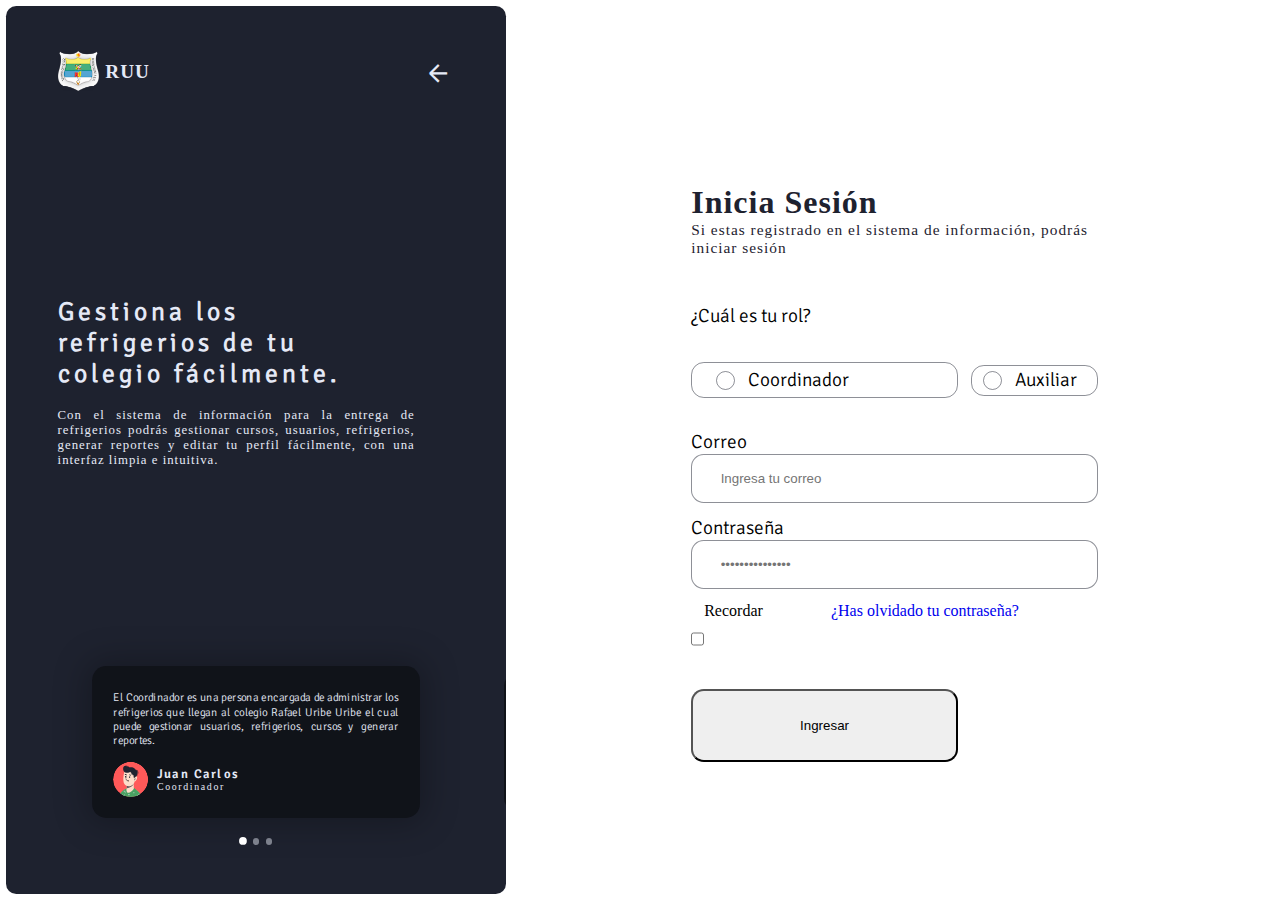
<file: views/login.html>
<!DOCTYPE html>
<html lang="es">
<head>
    <meta charset="UTF-8">
    <meta http-equiv="X-UA-Compatible" content="IE=edge">
    <meta name="viewport" content="width=device-width, initial-scale=1.0">
    <title>Inicio de Sesión</title>
    <link rel="stylesheet" href="../css/main.css">
    <script src="../js/login.js" defer></script>
</head>
<body id="body-login">
    <div class="login-div-left">
    <div class="login-left">
        <div class="left__head">
            <div class="left__head-logo">
                <img src="../img/escudo.png">
                <h3>RUU</h3>
            </div>
            <div class="left__head-arrow">
                <div class="df cxy"><a href="../index.html"><span>&larr;</span></a></div>
            </div>
        </div>
        <div class="left__text">
            <div class="left__text-tittle">
                <h1>
                    Gestiona los <br>
                    refrigerios de tu <br> 
                    colegio fácilmente.
                </h1>
            </div>
            <div class="left__text-parraf">
                <p>
                    Con el sistema de información para
                    la entrega de refrigerios podrás
                    gestionar cursos, usuarios, refrigerios,
                    generar reportes y editar tu perfil
                    fácilmente, con una interfaz limpia 
                    e intuitiva.
                </p>
            </div>
        </div>
        <div class="left__body">
            <div class="left__body-slider df" style="margin-left: 0;">
                <div class="left__body-slider-sec login-sec-active" data-slider="1">
                    <div class="left__slider-sec-text">
                        <p>
                            El Coordinador es una persona encargada
                            de administrar los refrigerios que llegan
                            al colegio Rafael Uribe Uribe el cual 
                            puede gestionar usuarios, refrigerios, 
                            cursos y generar reportes.
                        </p>
                    </div>
                    <div class="left__slider-sec-profile">
                        <div class="left__sec-profile-img">
                            <svg width="50" height="50" viewBox="0 0 50 50" fill="none" xmlns="http://www.w3.org/2000/svg">
                                <g clip-path="url(#clip0_705_35)">
                                <path d="M25 50C38.8071 50 50 38.8071 50 25C50 11.1929 38.8071 0 25 0C11.1929 0 0 11.1929 0 25C0 38.8071 11.1929 50 25 50Z" fill="#FF5959"/>
                                <path d="M48.9365 85.8833H5.64209C5.46009 84.2187 12.0928 48.8128 19.8821 37.4287C20.7678 36.1385 28.3348 35.1983 31.1172 38.4096C45.8386 55.4226 49.2924 85.4723 48.9365 85.8793V85.8833Z" fill="#4AA163"/>
                                <path d="M18.1793 55.3331H17.787V53.0986H18.1793V55.3331ZM19.0933 54.4133V54.0185H16.873V54.4133H19.0933ZM24.1123 38.0026H23.72V40.2371H24.1123V38.0026ZM25.0263 39.3172V38.9224H22.806V39.3172H25.0263ZM28.8159 50.8682H28.4236V53.1027H28.8159V50.8682ZM29.7299 52.1828V51.788H27.5095V52.1828H29.7299ZM35.9905 54.0225H35.5982V56.257H35.9905V54.0225ZM36.9045 55.3372V54.9424H34.6842V55.3372H36.9045ZM42.1783 59.9445H41.786V62.179H42.1783V59.9445ZM43.0923 61.2592V60.8644H40.872V61.2592H43.0923ZM22.81 45.6788H22.4177V47.9133H22.81V45.6788ZM23.7241 46.9934V46.5986H21.5037V46.9934H23.7241ZM25.2245 58.1496H24.8322V60.3841H25.2245V58.1496ZM26.1385 59.4643V59.0695H23.9182V59.4643H26.1385ZM29.928 42.7198H29.5357V44.9543H29.928V42.7198ZM30.8421 44.0345V43.6397H28.6217V44.0345H30.8421ZM33.0341 61.7761H32.6418V64.0106H33.0341V61.7761ZM33.9481 63.0907V62.6959H31.7278V63.0907H33.9481ZM37.0016 46.7981C36.9247 46.6638 36.8479 46.5335 36.771 46.4033C36.7508 46.3666 36.7306 46.3341 36.7104 46.3015V47.7179H37.1027V46.9772C37.0703 46.9161 37.0339 46.8551 37.0016 46.7981ZM36.771 46.4033H35.7964V46.7981H37.0016C36.9247 46.6638 36.8479 46.5335 36.771 46.4033ZM33.0341 71.6909H32.6418V73.9254H33.0341V71.6909ZM33.9481 73.0055V72.6107H31.7278V73.0055H33.9481ZM45.2601 71.4955H44.8678V73.73H45.2601V71.4955ZM46.1741 72.8102V72.4154H43.9537V72.8102H46.1741ZM39.1248 84.7763V85.8915H39.5171V84.7763H39.1248ZM38.2108 85.6961V85.8915H40.4311V85.6961H38.2108ZM10.5598 67.4213H10.1675V69.6558H10.5598V67.4213ZM11.4738 68.736V68.3412H9.25349V68.736H11.4738ZM17.7344 70.5757H17.3421V72.8102H17.7344V70.5757ZM18.6484 71.8903V71.4955H16.4281V71.8903H18.6484ZM25.2285 75.3825H24.8363V77.617H25.2285V75.3825ZM26.1426 76.6971V76.3023H23.9222V76.6971H26.1426ZM39.323 66.6684H38.9307V68.9028H39.323V66.6684ZM40.237 67.983V67.5882H38.0167V67.983H40.237ZM45.4582 81.0725H45.0659V83.307H45.4582V81.0725ZM46.3722 82.3871V81.9923H44.1519V82.3871H46.3722ZM39.323 76.5017H38.9307V78.7362H39.323V76.5017ZM40.237 77.8164V77.4216H38.0167V77.8164H40.237ZM31.9259 80.5637H31.5336V82.7982H31.9259V80.5637ZM32.84 81.8784V81.4836H30.6196V81.8784H32.84ZM27.5176 84.9798V85.8996H27.9099V84.9798H27.5176ZM14.1916 85.1792V85.8996H14.5799V85.1792H14.1916ZM25.3216 66.8678H24.9293V69.1023H25.3216V66.8678ZM26.2356 68.1824V67.7876H24.0153V68.1824H26.2356ZM7.42546 75.6267C7.39715 75.7569 7.37289 75.8872 7.34458 76.0174H7.88247V75.6267H7.42546ZM11.6801 58.1578C11.6113 58.3979 11.5466 58.634 11.4779 58.8741V60.3922H11.8702V58.1578H11.6801ZM11.4212 59.0776C11.3849 59.2078 11.3485 59.3422 11.3121 59.4724H12.7842V59.0776H11.4212ZM14.778 78.3333H14.3857V80.5678H14.778V78.3333ZM15.692 79.6479V79.2531H13.4717V79.6479H15.692ZM21.7059 82.0005H21.3137V84.2349H21.7059V82.0005ZM22.62 83.3151V82.9203H20.3996V83.3151H22.62ZM7.88652 82.0005H7.49422V84.2349H7.88652V82.0005ZM8.80053 83.3151V82.9203H6.5802V83.3151H8.80053ZM18.8507 62.0447H18.4584V64.2792H18.8507V62.0447ZM19.7647 63.3594V62.9646H17.5443V63.3594H19.7647Z" fill="#E5E9F6"/>
                                <path d="M18.8589 40.3714C17.6294 43.5745 12.9947 54.8081 10.475 62.8709C8.78452 68.2801 8.14148 72.8224 7.7694 74.0149C7.7694 74.0149 20.5535 69.8837 23.433 69.8756C27.8656 69.8634 34.9755 79.1799 33.2324 80.348C30.4904 82.1836 17.4191 88.4272 6.98076 90.3849C1.30658 91.4513 -9.38255 84.1942 -8.53729 78.4228C-7.3523 70.3233 7.18702 48.9797 12.7196 42.9274C15.5911 39.7853 20.3553 36.4681 18.8589 40.3714Z" fill="white"/>
                                <path d="M-9.31841 80.1322C-9.05149 85.9647 -1.80002 90.8773 2.40606 91.1337C9.65753 91.5774 31.416 85.1995 31.416 85.1995L22.9593 68.801C22.9593 68.801 8.15708 73.8561 7.78096 73.9986V73.9904C7.91038 73.5549 11.5584 59.7613 13.1923 55.1865C13.2812 54.9342 13.3783 54.6778 13.4754 54.4051C13.9445 53.1393 14.5875 51.4664 15.2993 49.6593L15.3074 49.6471C15.6997 48.6459 16.1163 47.6039 16.5288 46.5701V46.562C18.3164 42.093 20.0595 37.8397 20.0595 37.8397C17.5682 38.2508 15.1052 39.5695 11.0649 43.8391C7.03276 48.1005 -9.75115 70.5024 -9.31032 80.1241L-9.31841 80.1322Z" fill="#4AA163"/>
                                <path d="M16.3176 40.9086H15.9253V43.1431H16.3176V40.9086Z" fill="#E5E9F6"/>
                                <path d="M17.2333 42.2232V41.8284H15.0129V42.2232H17.2333Z" fill="#E5E9F6"/>
                                <path d="M12.5334 47.7097H12.1411V49.9442H12.5334V47.7097Z" fill="#E5E9F6"/>
                                <path d="M13.4436 49.0244V48.6296H11.2233V49.0244H13.4436Z" fill="#E5E9F6"/>
                                <path d="M3.24768 76.4244L7.76923 74.0108L7.77732 74.0026V73.9945C7.90673 73.559 11.5547 59.7654 13.1886 55.1906C13.2776 54.9383 13.3747 54.6818 13.4717 54.4091C13.9409 53.1433 14.5839 51.4705 15.2957 49.6634L3.25172 76.4162L3.24768 76.4244Z" fill="#1B4B4C"/>
                                <path d="M2.7948 74.894C3.93125 74.9103 10.7783 73.0665 11.7772 74.0149C17.8558 79.7822 19.7809 78.6222 21.0751 79.3711C31.0929 85.171 44.4715 91.9844 49.2478 92.0292C56.4912 92.0902 59.3748 85.9728 58.1696 80.1933C55.7915 68.7685 40.4797 46.4928 33.5518 40.5748C29.8796 37.4409 30.1708 42.1663 31.6874 47.3068C32.5771 50.3187 34.1383 54.7999 35.7277 59.1956C37.1351 63.111 40.868 73.1154 40.9327 73.3514V73.3596C40.9327 73.3596 40.9448 73.3799 40.9448 73.3881C40.9489 73.4166 40.9246 73.4206 40.864 73.4044C40.5445 73.3474 31.9786 69.2813 23.3642 67.0509C20.3269 66.2654 14.0056 65.142 11.7408 66.1636C10.3941 66.7701 10.3698 67.58 10.3698 67.58C10.3698 67.58 9.28997 67.4823 8.14947 68.4266C7.39319 69.0534 7.15862 69.9407 7.15862 69.9407C7.15862 69.9407 5.97768 70.1076 5.36294 70.7954C4.63092 71.6176 4.56621 72.4886 4.56621 72.4886C2.97275 72.9159 2.80289 74.9021 2.80289 74.9021L2.7948 74.894Z" fill="#FDDDCA"/>
                                <path d="M29.773 68.7807C28.1877 68.2394 27.4718 68.2394 27.4718 68.2394L18.457 83.5593C18.457 83.5593 43.2851 92.5542 48.3809 93.0793C53.4768 93.6043 59.2763 89.5668 59.3734 83.1238C59.5109 74.0718 44.8422 52.3334 37.4653 43.9286C34.0843 40.0742 30.1411 37.2781 29.134 37.9089C27.945 38.6538 30.1047 43.4972 31.2411 47.1114C33.3401 53.7824 40.8585 73.4003 40.8585 73.4003C40.8585 73.4003 31.6577 69.4238 29.769 68.7807H29.773Z" fill="#4AA163"/>
                                <path d="M42.1733 59.9404H41.781V62.1749H42.1733V59.9404ZM43.0873 61.2551V60.8603H40.867V61.2551H43.0873ZM29.733 42.7117C29.7937 42.8989 29.8584 43.0861 29.9231 43.2733V42.7117H29.733ZM30.0485 43.6315C30.0929 43.7618 30.1415 43.8961 30.186 44.0263H30.8371V43.6315H30.0485ZM37.0977 45.4753H36.7054V47.7098H37.0977V45.4753ZM38.0117 46.7899V46.3951H35.7914V46.7899H38.0117ZM33.0291 71.6827H32.6368V73.9172H33.0291V71.6827ZM33.9431 72.9974V72.6026H31.7228V72.9974H33.9431ZM45.2551 71.4873H44.8628V73.7218H45.2551V71.4873ZM46.1691 72.802V72.4072H43.9488V72.802H46.1691ZM39.5122 84.7681H39.1199V87.0026H39.5122V84.7681ZM40.4262 86.0828V85.688H38.2058V86.0828H40.4262ZM25.2195 75.3743H24.8272V77.6088H25.2195V75.3743ZM26.1336 76.6889V76.2941H23.9132V76.6889H26.1336ZM38.9217 66.6602V68.3045C38.9985 68.508 39.0754 68.7034 39.1482 68.8947H39.314V66.6602H38.9217ZM38.6507 67.58C38.6992 67.7144 38.7518 67.8487 38.8004 67.9748H40.228V67.58H38.6507ZM45.4492 81.0643H45.0569V83.2988H45.4492V81.0643ZM46.3632 82.379V81.9842H44.1429V82.379H46.3632ZM39.314 76.4936H38.9217V78.7281H39.314V76.4936ZM40.228 77.8082V77.4134H38.0077V77.8082H40.228ZM31.9169 80.5555H31.5246V82.79H31.9169V80.5555ZM32.8309 81.8702V81.4754H30.6106V81.8702H32.8309ZM27.9009 84.9716H27.5086V87.2061H27.9009V84.9716ZM28.8149 86.2863V85.8915H26.5946V86.2863H28.8149ZM21.6969 81.9882H21.3046V84.2227H21.6969V81.9882ZM22.611 83.3029V82.9081H20.3906V83.3029H22.611ZM50.905 66.8841H50.5127V69.1185H50.905V66.8841ZM51.819 68.1987V67.8039H49.5987V68.1987H51.819ZM43.7789 51.9915H43.7546V54.226H44.1469V52.5044C44.0216 52.3334 43.9002 52.1584 43.7789 51.9915ZM44.4341 52.9114H42.8406V53.3062H44.7132C44.6201 53.1719 44.5271 53.0416 44.4341 52.9114ZM48.4905 58.8863V59.2689H48.7372C48.6564 59.1386 48.5714 59.0125 48.4905 58.8863ZM52.0131 84.3489H51.6208V86.5834H52.0131V84.3489ZM52.9272 85.6635V85.2687H50.7068V85.6635H52.9272ZM56.5387 89.6238V89.986C56.656 89.868 56.7693 89.7499 56.8785 89.6238H56.5387ZM55.6247 90.5436V90.8204C55.738 90.7308 55.8472 90.6372 55.9564 90.5436H55.6247ZM58.0392 80.637H57.6469V82.8714H58.0392V80.637ZM58.9532 81.9516V81.5568H56.7329V81.9516H58.9532ZM51.5642 75.8057H51.1719V78.0402H51.5642V75.8057ZM52.4782 77.1204V76.7256H50.2579V77.1204H52.4782ZM45.975 90.5436V92.6112C46.1084 92.6438 46.2419 92.6763 46.3673 92.7048V90.5436H45.975ZM47.2813 91.8582V91.4634H45.061V91.8582H47.2813Z" fill="#E5E9F6"/>
                                <path d="M21.0374 43.9653C23.4114 44.6857 27.7671 41.2342 29.579 38.3322C29.7003 38.1328 29.5183 35.9431 29.4213 33.2771C29.3687 31.6572 29.3485 29.8501 29.4455 28.2017L19.0193 30.0903C19.0193 30.0903 19.8201 33.6068 19.63 36.4803C19.6098 36.7205 19.5734 36.9443 19.5167 37.1519C19.5127 37.1845 19.5006 37.2211 19.4965 37.2618C19.2094 38.5357 18.7402 43.2693 21.0334 43.9653H21.0374Z" fill="#FDDDCA"/>
                                <path opacity="0.7" d="M19.4998 37.2618C19.4836 37.331 19.4674 37.4083 19.4594 37.4938C25.728 36.8914 27.9726 33.9853 29.3801 31.238C29.376 30.2205 29.3882 29.1867 29.4529 28.2017L19.0266 30.0862C19.0266 30.0862 19.8314 33.6068 19.6373 36.4763C19.6211 36.7164 19.5807 36.9362 19.5241 37.1478C19.52 37.1763 19.516 37.217 19.5038 37.2577L19.4998 37.2618Z" fill="#1E222F"/>
                                <path d="M31.5966 14.9209C32.8908 18.5352 31.4874 29.2274 29.0083 31.7183C25.4169 35.3325 19.2817 35.9634 16.1675 31.5636C13.1464 27.2981 15.2212 13.3946 18.0118 11.1032C22.1208 7.72905 29.6877 9.58502 31.5966 14.925V14.9209Z" fill="#FDDDCA"/>
                                <path d="M22.9514 21.3273C22.9594 21.2988 23.0039 21.368 22.9999 21.3965C22.8866 22.1128 22.8745 22.9553 23.4933 23.2769C23.5135 23.285 23.5054 23.3217 23.4812 23.3176C22.7047 23.1059 22.7289 21.9867 22.9514 21.3273Z" fill="#1E222F"/>
                                <path d="M23.6876 20.6557C24.8524 20.7168 24.6461 23.053 23.5703 22.996C22.5107 22.9431 22.7129 20.6069 23.6876 20.6557Z" fill="#1E222F"/>
                                <path d="M18.5708 20.8999C18.5708 20.8714 18.5101 20.9283 18.5101 20.9568C18.4697 21.6813 18.3038 22.5075 17.6325 22.6907C17.6123 22.6948 17.6123 22.7314 17.6325 22.7314C18.4373 22.6907 18.6476 21.5918 18.5708 20.8999Z" fill="#1E222F"/>
                                <path d="M17.9933 20.0859C16.8447 19.8946 16.5494 22.2227 17.6131 22.3977C18.6606 22.5727 18.9558 20.2446 17.9933 20.0859Z" fill="#1E222F"/>
                                <path d="M24.6978 19.6707C24.3905 19.5609 24.1195 19.4103 23.8283 19.2719C23.4967 19.1172 23.2136 19.0236 23.0154 18.6939C22.9102 18.5189 22.9871 18.2218 23.1448 18.1038C23.5209 17.8229 23.9739 17.9125 24.3824 18.0875C24.8232 18.2747 25.1184 18.5311 25.3449 18.9585C25.5633 19.3696 25.1023 19.8132 24.6978 19.6707Z" fill="#1E222F"/>
                                <path d="M17.1999 18.8323C17.5275 18.8079 17.8227 18.7306 18.1422 18.6736C18.5022 18.6085 18.7974 18.5922 19.0724 18.3276C19.2221 18.1852 19.2221 17.8799 19.0967 17.7212C18.8055 17.3549 18.3444 17.3223 17.9036 17.3834C17.4264 17.4485 17.0786 17.6235 16.751 17.9735C16.4355 18.3154 16.7672 18.8649 17.1959 18.8323H17.1999Z" fill="#1E222F"/>
                                <path d="M22.6274 27.986C22.4414 28.1407 22.2472 28.3564 21.9844 28.3564C21.7336 28.3564 21.4505 28.218 21.2281 28.1081C21.2078 28.0959 21.1795 28.1203 21.1957 28.1407C21.3575 28.4337 21.7376 28.6453 22.0733 28.6128C22.405 28.5843 22.591 28.3157 22.6962 28.0226C22.7123 27.9819 22.6557 27.9616 22.6314 27.9819L22.6274 27.986Z" fill="#1E222F"/>
                                <path d="M22.061 25.7515C21.604 26.3457 20.9812 26.6347 20.33 26.7039C20.0389 26.7365 19.7396 26.7202 19.4443 26.6673C19.3877 26.6591 19.3311 26.651 19.2785 26.6347C19.2259 26.6225 19.1815 26.6144 19.1248 26.5981C19.0399 26.5777 19.0035 26.5045 18.9954 26.4231C18.9954 26.3905 18.9995 26.3702 19.0076 26.3457L19.0156 26.2765C19.048 25.7189 19.1774 24.8764 19.1774 24.8764C18.9671 24.9619 17.8954 25.3363 17.9358 25.0474C18.2877 22.6501 18.68 19.9841 19.5374 17.6723C19.5616 17.595 19.6789 17.6235 19.6668 17.7008C19.4201 20.0167 18.7649 22.2756 18.4818 24.5997C18.8215 24.502 19.3796 24.3188 19.6668 24.3473C19.7436 24.3758 19.3918 25.9713 19.3958 26.2236C19.3958 26.2236 19.3958 26.2358 19.3958 26.2521C20.3139 26.4556 21.0418 26.2318 22.0003 25.6823C22.057 25.6457 22.1095 25.6986 22.061 25.7515Z" fill="#1E222F"/>
                                <path d="M19.8329 26.5492C19.8329 26.5492 20.2778 27.229 20.9208 27.5017C21.1594 27.6034 21.4183 27.6522 21.6973 27.5953C22.2676 27.4772 22.3121 26.9603 22.2312 26.5085C22.1665 26.1382 22.0168 25.8126 22.0168 25.8126C22.0168 25.8126 21.1513 26.5411 19.8329 26.5452V26.5492Z" fill="#1E222F"/>
                                <path d="M20.9211 27.5017C21.1598 27.6034 21.4186 27.6522 21.6977 27.5953C22.2679 27.4772 22.3124 26.9603 22.2315 26.5085C21.6249 26.537 21.0061 26.9156 20.9211 27.5017Z" fill="#FC8E44"/>
                                <path d="M30.6989 23.6229C28.8102 23.4071 29.243 18.7509 29.243 18.7509C29.243 18.7509 26.3796 18.0712 25.1784 13.9971C25.1784 13.9971 21.3323 16.1461 18.2384 15.4053C13.3933 14.2453 13.8705 7.85526 15.7714 6.6505C18.4649 4.94513 22.9419 7.88782 22.9419 7.88782C22.9419 7.88782 30.0438 6.30861 31.8677 11.1846C31.8677 11.1846 34.9778 11.4899 35.0102 14.9698C35.0385 18.4498 32.1064 23.7816 30.6989 23.6229Z" fill="#1E222F"/>
                                <path d="M29.8936 19.337C28.5185 18.987 27.2284 18.2666 26.3467 17.127C25.4367 15.9507 24.9676 14.1965 25.465 12.7557C25.4933 12.6783 25.3639 12.6417 25.3397 12.7231C24.9029 14.3308 24.911 16.0077 25.8654 17.4363C26.739 18.7469 28.288 19.6138 29.8733 19.4754C29.9502 19.4673 29.9745 19.3574 29.8936 19.337Z" fill="#1E222F"/>
                                <path d="M35.3695 12.955C34.4757 11.673 33.0117 11.4003 31.5557 11.3718C31.4708 11.3718 31.4749 11.5061 31.5557 11.502C32.9955 11.4165 34.3868 12.4544 35.0662 13.6754C35.7335 14.8721 35.4909 16.3169 35.1269 17.5746C34.4272 19.9923 32.8782 22.1209 30.7428 23.4437C30.7064 23.4641 30.7428 23.521 30.7752 23.5007C33.1937 22.1331 35.0298 19.801 35.689 17.0781C36.0085 15.7512 36.1986 14.1354 35.3736 12.951L35.3695 12.955Z" fill="#1E222F"/>
                                <path d="M23.1238 8.13199C22.5172 7.08597 21.676 6.30858 20.5476 5.91378C19.2494 5.45792 17.7247 5.55561 16.4669 6.10914C15.3992 6.5772 14.7642 7.61915 14.6227 8.7832C14.4649 10.1141 15.015 11.4003 15.7065 12.487C15.7268 12.5196 15.7753 12.487 15.7551 12.4585C15.205 11.4369 14.7966 10.2932 14.9341 9.10474C15.0675 7.92848 15.7429 6.97201 16.8268 6.55685C18.8813 5.76725 21.8094 6.07658 23.0146 8.20525C23.0551 8.27851 23.1643 8.21339 23.1238 8.14013V8.13199Z" fill="#1E222F"/>
                                <path d="M29.7705 23.6676C29.7705 23.6676 32.0515 20.1673 33.6247 20.9773C35.198 21.7872 33.5479 26.8098 31.7522 27.5464C29.9565 28.2791 29.2488 26.6225 29.2488 26.6225L29.7705 23.6717V23.6676Z" fill="#FDDDCA"/>
                                <path d="M33.1192 22.4059C33.1475 22.4059 33.1556 22.4425 33.1313 22.4547C31.8735 23.0123 31.2386 24.2171 30.8058 25.4625C31.1698 24.9782 31.6794 24.7014 32.3225 25.1369C32.3548 25.1613 32.3225 25.2142 32.2901 25.2061C31.7643 25.1084 31.3923 25.2102 31.0525 25.6416C30.8099 25.9469 30.6522 26.3294 30.4823 26.6754C30.4257 26.7934 30.2194 26.7365 30.2599 26.6021C30.2599 26.594 30.2679 26.5818 30.2679 26.5737C30.1871 24.9415 31.3842 22.6175 33.1192 22.4018V22.4059Z" fill="#1E222F"/>
                                </g>
                                <defs>
                                <clipPath id="clip0_705_35">
                                <rect width="50" height="50" rx="25" fill="white"/>
                                </clipPath>
                                </defs>
                            </svg>                                                            
                        </div>
                        <div class="left__sec-profile-descrip">
                            <h5>Juan Carlos</h5>
                            <h6>Coordinador</h6>
                        </div>
                    </div>
                </div>
                <div class="left__body-slider-sec" data-slider="2">
                    <div class="left__slider-sec-text">
                        <p>
                            El Auxiliar es un estudiante 
                            que ayuda en la entrega de los
                            refrigerios a los cursos del
                            colegio Rafael Uribe Uribe.
                            El auxiliar puede gestionar
                            refrigerios, cursos y su perfil.
                        </p>
                    </div>
                    <div class="left__slider-sec-profile">
                        <div class="left__sec-profile-img">
                            <svg width="50" height="50" viewBox="0 0 50 50" fill="none" xmlns="http://www.w3.org/2000/svg">
                                <g clip-path="url(#clip0_705_721)">
                                <path d="M24.8505 50C38.6576 50 49.8505 38.8071 49.8505 25C49.8505 11.1929 38.6576 0 24.8505 0C11.0433 0 -0.149536 11.1929 -0.149536 25C-0.149536 38.8071 11.0433 50 24.8505 50Z" fill="#F2E63C"/>
                                <path d="M38.6411 27.8973C39.0312 34.1293 39.3129 40.5458 38.6194 46.7624C38.0819 51.6065 35.7846 55.5933 30.1107 56.7812C24.8443 57.8808 17.3456 57.7962 12.894 54.7013C10.8221 53.2558 10.0982 51.2182 10.2369 48.9384C10.4277 45.7667 13.2624 28.3894 14.112 22.9725C14.6235 19.6739 15.1176 16.3253 16.2879 13.1382C18.7369 6.44483 22.469 6.5025 22.9891 6.36794C23.4356 6.1142 26.3007 4.98006 30.3795 6.13342C32.6334 6.77161 34.2242 8.12489 35.2211 9.95873C38.1513 15.3295 38.277 22.0613 38.6454 27.8973H38.6411Z" fill="#1E222F"/>
                                <path d="M21.8184 7.29445C17.3279 9.1552 16.2572 13.5034 15.1736 17.4017C13.6609 22.8263 12.2522 28.274 11.1425 33.7756C10.6094 36.4206 10.1412 39.0772 9.76414 41.7453C9.40437 44.298 8.84088 47.0199 9.03593 49.5996C9.35669 53.8632 13.7519 55.8008 18.0171 56.4083C18.2251 56.439 18.2858 56.1584 18.0777 56.1238C15.6504 55.697 13.1754 55.1011 11.3679 53.5018C9.05328 51.4527 9.32202 48.7807 9.59509 46.1203C10.0589 41.5915 10.8174 37.0857 11.7537 32.6145C12.6943 28.1395 13.8126 23.6914 15.0089 19.2625C16.1489 15.0489 16.9768 9.50121 21.8488 7.35981C21.8965 7.34058 21.8705 7.27138 21.8228 7.29445H21.8184Z" fill="#1E222F"/>
                                <path d="M37.2797 14.5106C36.4258 11.2543 34.5186 8.07875 30.6523 7.133C30.6436 7.133 30.6436 7.14068 30.6523 7.14453C35.65 8.55547 36.868 13.4034 37.5355 17.4479C38.2377 21.7076 38.7535 25.9866 39.1002 30.2809C39.434 34.4099 39.6724 38.5735 39.5814 42.7141C39.4817 47.1814 38.5714 51.3681 35.5936 55.055C35.5329 55.1319 35.65 55.2242 35.7193 55.1511C38.6494 52.1716 39.6204 48.0657 39.8544 44.225C40.1665 39.1656 39.7938 34.0178 39.3473 28.9699C38.9225 24.1758 38.5107 19.2087 37.2797 14.5145V14.5106Z" fill="#1E222F"/>
                                <path d="M15.2438 36.9742C3.87864 48.3117 -9.87913 71.698 -6.79729 76.1653C-3.36435 81.144 13.0331 64.997 12.4697 64.2665C11.9929 63.6437 17.32 49.6573 21.1907 39.427C25.0571 29.2083 18.0569 34.1677 15.2438 36.9742Z" fill="#FF5959"/>
                                <path d="M15.2438 36.9742C3.87864 48.3117 -9.87913 71.698 -6.79729 76.1653C-3.36435 81.144 13.0331 64.997 12.4697 64.2665C11.9929 63.6437 17.32 49.6573 21.1907 39.427C25.0571 29.2083 18.0569 34.1677 15.2438 36.9742Z" fill="#FF5959"/>
                                <path d="M4.28101 81.3362L7.13312 64.1858C7.13312 64.1858 2.5602 57.1003 5.21293 52.0179C6.5523 49.442 15.7372 36.8589 20.6872 33.6718C25.3294 30.6846 31.6882 33.4104 33.8511 36.0093C40.0712 43.483 43.101 56.9389 46.5729 81.3362H4.28101Z" fill="#FF5959"/>
                                <path d="M12.608 41.58C11.6674 42.7218 10.7572 43.8829 9.85994 45.0516C10.1027 44.5979 10.3497 44.1404 10.5925 43.6868C10.6098 43.6522 10.5535 43.6253 10.5361 43.6599C10.2024 44.2327 9.89461 44.8132 9.59553 45.3938C8.3992 46.9662 7.23322 48.5617 6.11491 50.1764C5.63811 50.8607 5.20032 51.5604 4.87957 52.3139C4.56748 53.0444 4.37677 53.8133 4.27274 54.5899C4.16871 55.3665 4.16437 56.1469 4.22939 56.9235C4.29874 57.727 4.40711 58.519 4.61083 59.3071C4.84056 60.1913 5.15264 61.0756 5.55575 61.9098C5.75514 62.3212 5.96753 62.7287 6.19293 63.1247C6.40099 63.4861 6.82577 64.2319 6.82143 64.2589C6.73474 64.6702 6.64805 64.9586 6.59171 65.3046C6.53102 65.6583 6.47034 66.0081 6.41399 66.3618C6.29262 67.0654 5.26534 73.9163 5.14831 74.6199C4.91858 76.0193 4.71919 77.4187 4.52414 78.8219C4.41144 79.6254 4.35076 80.4405 4.22506 81.2401C4.22073 81.2709 4.27707 81.2863 4.2814 81.2517C4.41144 80.552 4.60649 79.8638 4.74953 79.1641C4.89257 78.4644 5.03994 77.7685 5.18732 77.0688C5.4864 75.6579 6.63505 68.088 6.88212 66.6732C6.95147 66.2811 7.02083 65.8889 7.09018 65.4968C7.15953 65.1085 7.27656 64.5818 7.25923 64.1897C7.25923 64.1897 5.84183 61.61 5.29135 59.7992C5.06162 59.038 4.82322 58.2499 4.72786 57.4656C4.6325 56.6967 4.62383 55.9201 4.69752 55.1473C4.76687 54.3746 4.93159 53.6095 5.20033 52.8714C5.4734 52.1101 5.87218 51.4028 6.30996 50.7069C7.23322 49.2498 8.21715 47.8197 9.21409 46.401C10.3454 44.7902 11.4854 43.187 12.6557 41.6031C12.6774 41.5761 12.6297 41.5531 12.608 41.58Z" fill="#FF5959"/>
                                <path d="M36.8985 39.5616C49.1435 53.3827 53.7641 78.2145 46.9676 80.1483C40.7562 81.9168 15.2129 76.2461 7.60579 73.9547C5.36918 73.2819 12.2741 57.8692 14.6624 58.5882C17.5535 59.457 33.3485 62.7749 33.6563 62.7825C34.3108 62.7941 30.7998 47.5082 29.2957 40.5804C27.1978 30.9306 32.2996 34.3715 36.8985 39.5616Z" fill="#FF5959"/>
                                <path d="M33.4261 62.1559C33.6255 62.0521 29.9542 47.2968 28.7231 39.5962C27.4921 31.8956 31.3715 32.6376 36.9501 39.2194C42.9274 46.2703 53.5643 65.3545 49.8799 79.487C48.688 84.062 11.7231 77.6532 11.7231 77.6532L16.7035 58.8073C16.7035 58.8073 33.1227 62.3173 33.4304 62.152L33.4261 62.1559Z" fill="#FF5959"/>
                                <path d="M33.2443 62.3058C33.2573 62.2751 30.8994 51.6603 30.674 51.3066C30.4442 50.9414 29.9501 50.1302 29.7464 49.7496C29.3389 48.9845 28.9835 48.2041 28.6064 47.4313C28.576 47.366 28.6844 47.3198 28.7147 47.3814C29.1222 48.131 29.599 48.8461 30.0845 49.5535C30.3229 49.9034 30.5656 50.2532 30.804 50.5954C30.8213 50.6185 29.6423 45.0746 29.4776 44.102C29.4646 44.0289 29.5513 44.0097 29.5773 44.0712C29.9328 45.0516 33.5087 61.1217 33.8468 62.352C33.8468 62.352 33.6128 62.352 33.24 62.302L33.2443 62.3058Z" fill="#FF5959"/>
                                <path d="M20.0066 45.7282C19.8592 45.7282 19.7335 45.6244 19.7162 45.4937C19.6989 45.3476 19.8159 45.2246 19.9806 45.2092C20.1366 45.1939 20.284 45.2977 20.3014 45.4437C20.3187 45.5822 20.193 45.7129 20.037 45.7282H20.0066ZM19.2481 45.6321C19.2004 45.6321 19.1614 45.6244 19.1137 45.6129C18.975 45.5437 18.91 45.3899 18.9793 45.2592C19.0487 45.1362 19.2307 45.0785 19.3694 45.14C19.5168 45.2015 19.5818 45.363 19.5038 45.4937C19.4561 45.5821 19.3564 45.6321 19.2481 45.6321ZM20.7652 45.5706C20.6481 45.5706 20.5311 45.5014 20.4921 45.3976C20.4357 45.2592 20.5138 45.1131 20.6655 45.0631C20.8215 45.0132 20.9862 45.0824 21.0426 45.2169C21.0989 45.3553 21.0209 45.5014 20.8692 45.5552C20.8302 45.5629 20.7998 45.5706 20.7695 45.5706H20.7652ZM21.476 45.2861C21.3676 45.2861 21.2636 45.2361 21.2159 45.1477C21.1379 45.0247 21.1943 44.8632 21.333 44.794C21.4803 44.7325 21.6537 44.7786 21.7318 44.9055C21.8098 45.0285 21.7534 45.19 21.6061 45.2592C21.567 45.2784 21.5194 45.2861 21.4717 45.2861H21.476ZM18.7193 45.1477C18.6196 45.1477 18.5155 45.0977 18.4592 45.0093C18.3812 44.8863 18.4375 44.7248 18.5762 44.6556C18.7149 44.5864 18.897 44.6364 18.975 44.7594C19.053 44.8901 18.9967 45.0439 18.858 45.1131C18.8103 45.1323 18.7626 45.1477 18.7193 45.1477ZM22.1479 44.9324C22.0525 44.9324 21.9528 44.8901 21.8965 44.8132C21.8098 44.6941 21.8488 44.5287 21.9832 44.4519C22.1219 44.375 22.3039 44.4096 22.3906 44.5287C22.4773 44.6479 22.4469 44.8132 22.3039 44.8901C22.2562 44.917 22.2042 44.9324 22.1479 44.9324ZM22.7807 44.5364C22.694 44.5364 22.6073 44.5018 22.5466 44.4326C22.4513 44.3135 22.4773 44.1558 22.6073 44.0674C22.733 43.9828 22.9194 44.0059 23.0148 44.1212C23.1145 44.2327 23.0928 44.398 22.9584 44.4826C22.9021 44.5172 22.8414 44.5364 22.7807 44.5364ZM18.4505 44.4941C18.3161 44.4941 18.1991 44.4173 18.1601 44.2942C18.1298 44.1558 18.2208 44.0174 18.3768 43.9828C18.5415 43.9559 18.6976 44.0366 18.7366 44.1789C18.7669 44.3173 18.6759 44.4634 18.5112 44.4903C18.4939 44.498 18.4722 44.498 18.4505 44.498V44.4941ZM23.3875 44.1058C23.3095 44.1058 23.2228 44.0712 23.1665 44.0097C23.0581 43.8982 23.0798 43.7406 23.1968 43.6407C23.3225 43.5484 23.5089 43.5638 23.6129 43.6753C23.7213 43.7868 23.6996 43.9521 23.5739 44.0443C23.5176 44.0866 23.4569 44.1058 23.3875 44.1058ZM18.3248 43.8137C18.1774 43.8137 18.0517 43.7099 18.0344 43.5791C18.0171 43.4331 18.1341 43.31 18.2988 43.2947C18.4549 43.2793 18.6022 43.3831 18.6196 43.5292C18.6369 43.6676 18.5112 43.7983 18.3552 43.8137H18.3248ZM23.9814 43.6483C23.8947 43.6483 23.8167 43.6214 23.7646 43.5638C23.6563 43.4523 23.6649 43.2947 23.782 43.1985C23.9077 43.1024 24.0854 43.1101 24.1938 43.2139C24.3021 43.3177 24.2935 43.483 24.1764 43.5791C24.1201 43.6291 24.0507 43.6483 23.9814 43.6483ZM24.5449 43.1716C24.4668 43.1716 24.3975 43.1447 24.3325 43.0947C24.2241 42.9909 24.2241 42.8256 24.3325 42.7257C24.4495 42.6219 24.6359 42.6219 24.7486 42.7257C24.8656 42.8295 24.8656 42.9948 24.7486 43.0947C24.6922 43.1486 24.6142 43.1716 24.5449 43.1716ZM18.2858 43.1216C18.1298 43.1216 17.9954 43.0102 17.9954 42.8641C17.9867 42.7257 18.1211 42.6065 18.2858 42.6026C18.4505 42.6026 18.5762 42.7218 18.5849 42.8602C18.5849 43.0063 18.4505 43.1255 18.2945 43.1255H18.2858V43.1216ZM25.091 42.6795C25.013 42.6795 24.9436 42.6526 24.8873 42.6103C24.7703 42.5065 24.7616 42.3412 24.8699 42.2413C24.987 42.1298 25.1647 42.1298 25.2817 42.2259C25.3988 42.322 25.4074 42.4873 25.2991 42.5911C25.2384 42.6449 25.1647 42.6757 25.0867 42.6757L25.091 42.6795ZM18.2988 42.4373H18.2815C18.1254 42.4296 17.9997 42.3066 18.0084 42.1605C18.0171 42.0221 18.1471 41.9029 18.3118 41.9183C18.4765 41.9183 18.6022 42.0413 18.5936 42.1874C18.5849 42.3258 18.4549 42.4373 18.2945 42.4373H18.2988ZM25.6112 42.1682C25.5418 42.1682 25.4724 42.149 25.4161 42.099C25.2904 42.0067 25.2817 41.8414 25.3944 41.7376C25.4941 41.6261 25.6848 41.6146 25.8019 41.7107C25.9276 41.8068 25.9406 41.9721 25.8322 42.0759C25.7759 42.1375 25.6935 42.1644 25.6155 42.1644L25.6112 42.1682ZM18.3508 41.7453H18.3292C18.1644 41.7299 18.0474 41.6069 18.0647 41.4608C18.0821 41.3147 18.2208 41.2109 18.3855 41.2263C18.5415 41.2417 18.6672 41.3647 18.6499 41.5108C18.6326 41.6415 18.5025 41.7453 18.3552 41.7453H18.3508ZM26.1096 41.6415C26.0489 41.6415 25.9839 41.6223 25.9319 41.58C25.8062 41.4877 25.7845 41.3301 25.8929 41.2186C25.9926 41.1071 26.1833 41.0879 26.3003 41.184C26.4347 41.2724 26.4477 41.4339 26.3394 41.5454C26.283 41.6069 26.2006 41.6415 26.1139 41.6415H26.1096ZM26.6038 41.0994C26.5431 41.0994 26.4781 41.0802 26.426 41.0456C26.3003 40.961 26.2787 40.7957 26.3697 40.6842C26.4694 40.565 26.6601 40.5458 26.7858 40.6342C26.9115 40.7188 26.9332 40.8841 26.8422 40.9956H26.8335C26.7771 41.0648 26.6948 41.0994 26.6081 41.0994H26.6038ZM18.4462 41.0571H18.4072C18.2425 41.0379 18.1341 40.9034 18.1558 40.7573C18.1774 40.6189 18.3205 40.5228 18.4852 40.5343C18.6412 40.5535 18.7583 40.6881 18.7366 40.8303C18.7193 40.9533 18.5892 41.0533 18.4462 41.0533V41.0571ZM27.0632 40.5458C27.0069 40.5458 26.9462 40.5304 26.8985 40.4958C26.7641 40.4113 26.7338 40.2459 26.8291 40.1344C26.9245 40.0153 27.1109 39.9884 27.2366 40.0729C27.371 40.1575 27.4013 40.3228 27.3059 40.4343C27.2496 40.5112 27.1586 40.5458 27.0632 40.5458ZM18.5632 40.3728H18.5155C18.3508 40.3459 18.2511 40.2152 18.2728 40.0691C18.2945 39.9307 18.4505 39.8346 18.6109 39.8615C18.7756 39.8807 18.884 40.0191 18.8536 40.1575C18.832 40.2805 18.7063 40.3728 18.5632 40.3728ZM27.5097 39.9768C27.4533 39.9768 27.4013 39.9615 27.3536 39.9345C27.2149 39.85 27.1802 39.6923 27.2669 39.5732C27.3623 39.4501 27.54 39.4194 27.6744 39.4963C27.8131 39.5808 27.8478 39.7385 27.7611 39.8576C27.7004 39.9345 27.6137 39.9768 27.5097 39.9768ZM18.7106 39.6923C18.6889 39.6923 18.6716 39.6923 18.6499 39.6846C18.4939 39.6577 18.3898 39.5193 18.4245 39.3809C18.4549 39.2425 18.6109 39.1541 18.7669 39.181C18.923 39.2079 19.027 39.3463 18.9923 39.4847C18.9707 39.6078 18.845 39.6923 18.7106 39.6923ZM27.9301 39.3925C27.8824 39.3925 27.8304 39.3771 27.7827 39.3502C27.644 39.281 27.605 39.1195 27.6874 38.9965H27.6787C27.7654 38.8734 27.9431 38.8388 28.0862 38.9119C28.2249 38.9811 28.2639 39.1426 28.1815 39.2656C28.1252 39.3502 28.0341 39.3886 27.9301 39.3886V39.3925ZM18.8753 39.0195C18.8536 39.0195 18.8276 39.0118 18.806 39.0118C18.6499 38.9772 18.5545 38.8388 18.5936 38.7004C18.6239 38.5544 18.7886 38.4736 18.9447 38.5082C19.1007 38.5428 19.2047 38.6812 19.1657 38.8196C19.1354 38.9388 19.0097 39.0195 18.8753 39.0195ZM28.3289 38.7966C28.2812 38.7966 28.2292 38.7812 28.1902 38.762C28.0515 38.6928 27.9951 38.5313 28.0732 38.4083C28.1512 38.2852 28.3289 38.2429 28.4719 38.3121C28.6106 38.3813 28.667 38.539 28.589 38.6658C28.5326 38.7504 28.4329 38.7966 28.3289 38.7966ZM19.0704 38.3467C19.0487 38.3467 19.014 38.3467 18.9923 38.3391C18.8363 38.2968 18.7409 38.1584 18.7886 38.02C18.8276 37.8816 18.9923 37.797 19.1484 37.8393C19.3044 37.8739 19.3998 38.02 19.3521 38.1584C19.3218 38.2699 19.1961 38.3467 19.0704 38.3467ZM28.6887 38.1891C28.6496 38.1891 28.602 38.1737 28.563 38.1622C28.4156 38.1007 28.3506 37.9392 28.4286 37.8085C28.4979 37.6855 28.6713 37.6278 28.8187 37.6893C28.9574 37.7585 29.0224 37.9123 28.9531 38.043C28.8967 38.1315 28.797 38.1891 28.6887 38.1891ZM19.2871 37.6816C19.2567 37.6816 19.2264 37.6816 19.2004 37.674C19.0443 37.6317 18.9577 37.4856 19.0053 37.3472C19.053 37.2088 19.2177 37.1319 19.3738 37.1742C19.5298 37.2165 19.6165 37.3625 19.5688 37.501C19.5298 37.6124 19.4128 37.6816 19.2871 37.6816ZM29.0007 37.5509C28.9704 37.5509 28.9314 37.5509 28.9011 37.5356C28.7537 37.4817 28.6757 37.3356 28.7277 37.1972C28.7883 37.0665 28.9531 36.9973 29.1091 37.0511C29.2565 37.1011 29.3345 37.2511 29.2738 37.3856H29.2825C29.2348 37.4894 29.1178 37.5509 29.0007 37.5509ZM19.5298 37.0319C19.4995 37.0319 19.4691 37.0242 19.4345 37.0165C19.2784 36.9666 19.2004 36.8166 19.2567 36.6821C19.3131 36.5437 19.4778 36.4745 19.6338 36.5244C19.7812 36.5744 19.8679 36.7167 19.8116 36.8589C19.7639 36.9627 19.6555 37.0319 19.5298 37.0319ZM29.2565 36.9012C29.2261 36.9012 29.1958 36.8935 29.1698 36.8858C29.0138 36.8435 28.9271 36.6974 28.9747 36.5667C29.0224 36.4283 29.1871 36.3514 29.3432 36.3937C29.4992 36.436 29.5859 36.5821 29.5382 36.7128C29.4992 36.832 29.3822 36.9012 29.2565 36.9012ZM19.8072 36.3822C19.7682 36.3822 19.7292 36.3822 19.6989 36.3668C19.5428 36.313 19.4735 36.1592 19.5341 36.0285C19.5948 35.8978 19.7682 35.8286 19.9156 35.8824C20.063 35.9362 20.1366 36.09 20.0716 36.2207C20.0326 36.3245 19.9243 36.3784 19.8072 36.3784V36.3822ZM29.4645 36.2361C29.4429 36.2361 29.4169 36.2284 29.3952 36.2284C29.2305 36.1938 29.1394 36.0477 29.1785 35.9093C29.2175 35.7709 29.3822 35.6863 29.5382 35.7209C29.6943 35.7555 29.7896 35.8939 29.7506 36.0323C29.7203 36.1515 29.5946 36.2323 29.4689 36.2323L29.4645 36.2361ZM20.1193 35.7517C20.0803 35.7517 20.0326 35.744 19.9936 35.7248C19.8462 35.6633 19.7812 35.5095 19.8549 35.3788C19.9243 35.2557 20.1063 35.1981 20.245 35.2596C20.3924 35.3211 20.4574 35.4749 20.3837 35.6056C20.3274 35.694 20.2277 35.7517 20.1193 35.7517ZM29.6293 35.5556H29.5729C29.4082 35.5287 29.3085 35.3903 29.3388 35.2519C29.3692 35.1135 29.5166 35.0174 29.6813 35.0443C29.8373 35.0712 29.9457 35.2019 29.9153 35.348C29.885 35.471 29.7593 35.5556 29.6249 35.5556H29.6293ZM20.4877 35.1404C20.4314 35.1404 20.3881 35.125 20.3404 35.1058C20.2017 35.0289 20.154 34.8713 20.2407 34.7444C20.3187 34.6252 20.5007 34.5868 20.6395 34.656C20.7782 34.7329 20.8258 34.8905 20.7435 35.0174C20.6871 35.0943 20.5961 35.1404 20.4921 35.1404H20.4877ZM29.7549 34.8751H29.7159C29.5512 34.8559 29.4429 34.7214 29.4645 34.583C29.4819 34.4369 29.6292 34.3331 29.7853 34.3523C29.95 34.3715 30.0584 34.5061 30.041 34.6445C30.0194 34.7752 29.8937 34.8713 29.7506 34.8713L29.7549 34.8751ZM20.8952 34.5484C20.8388 34.5484 20.7955 34.533 20.7391 34.5138C20.6048 34.4369 20.5614 34.2715 20.6525 34.1524C20.7305 34.0293 20.9169 33.9909 21.0512 34.0678C21.1899 34.1447 21.2289 34.3023 21.1466 34.4292C21.0902 34.5061 20.9992 34.5484 20.8952 34.5484ZM29.8286 34.187H29.8113C29.6466 34.1716 29.5296 34.0563 29.5382 33.9102C29.5469 33.7641 29.6856 33.6526 29.8416 33.668C30.0064 33.6756 30.1321 33.7987 30.1234 33.9371C30.106 34.0755 29.9847 34.187 29.8286 34.187ZM21.32 33.964C21.2636 33.964 21.2116 33.9486 21.1553 33.9217C21.0209 33.8448 20.9819 33.6872 21.0686 33.5603C21.1553 33.4411 21.3416 33.4065 21.476 33.4834C21.6104 33.5603 21.6494 33.7179 21.5627 33.8448C21.5064 33.9217 21.4153 33.964 21.32 33.964ZM29.846 33.4911C29.6899 33.4911 29.5556 33.3796 29.5556 33.2335C29.5469 33.0951 29.6813 32.9721 29.8373 32.9721C30.002 32.9644 30.1364 33.0836 30.1407 33.2297C30.1407 33.3681 30.015 33.4873 29.8503 33.4911H29.8416H29.846ZM21.7448 33.3873C21.6884 33.3873 21.6364 33.3719 21.58 33.3373C21.4457 33.2604 21.4153 33.0951 21.502 32.9759C21.5974 32.8568 21.7751 32.8298 21.9181 32.9067C22.0525 32.9913 22.0829 33.1489 21.9962 33.2681H21.9875C21.9311 33.345 21.8401 33.3873 21.7448 33.3873ZM22.1999 32.8183C22.1392 32.8183 22.0742 32.8029 22.0265 32.7683C21.8921 32.6838 21.8618 32.5184 21.9658 32.3993C22.0612 32.2878 22.2389 32.2609 22.3733 32.3454C22.5076 32.4339 22.5293 32.5953 22.4339 32.7107C22.3776 32.7799 22.2866 32.8145 22.1999 32.8145V32.8183ZM29.794 32.8029C29.6466 32.8029 29.5209 32.7068 29.4992 32.5761C29.4819 32.4377 29.5946 32.307 29.7506 32.2839C29.9153 32.2647 30.0627 32.3608 30.0844 32.5069C30.1017 32.6453 29.989 32.776 29.833 32.7991C29.8156 32.7991 29.8026 32.8068 29.794 32.8068V32.8029ZM22.6767 32.2686C22.6073 32.2686 22.5423 32.2532 22.4903 32.2147C22.3646 32.1225 22.3516 31.9571 22.4513 31.8456C22.551 31.7342 22.7417 31.7226 22.8674 31.8111C22.9931 31.8995 23.0061 32.0686 22.9064 32.1763C22.8457 32.2378 22.7677 32.2647 22.681 32.2647L22.6767 32.2686ZM29.6293 32.1225C29.4949 32.1225 29.3865 32.0533 29.3475 31.9418C29.2998 31.8034 29.3865 31.6573 29.5426 31.615C29.6899 31.5727 29.8547 31.6496 29.9023 31.788C29.9587 31.9264 29.8633 32.0648 29.7073 32.1148C29.6856 32.1225 29.6509 32.1225 29.6293 32.1225ZM23.1968 31.7572C23.1188 31.7572 23.0494 31.738 22.9844 31.6803C22.8761 31.5842 22.8674 31.4151 22.9844 31.3113C23.0928 31.2151 23.2835 31.2075 23.4005 31.3113C23.5176 31.4074 23.5176 31.5727 23.4005 31.6803C23.3442 31.7303 23.2662 31.7572 23.1968 31.7572ZM29.3215 31.4958C29.2175 31.4958 29.1178 31.4458 29.0614 31.3651C28.9834 31.2421 29.0311 31.0806 29.1698 31.0114C29.3085 30.9345 29.4905 30.9768 29.5686 31.0998C29.6466 31.2228 29.5989 31.3843 29.4602 31.4612C29.4212 31.4804 29.3648 31.4958 29.3215 31.4958ZM22.9844 31.3228V31.3151V31.3228ZM23.7646 31.2959C23.6779 31.2959 23.5913 31.2613 23.5392 31.1998C23.4396 31.0883 23.4526 30.923 23.5783 30.8307C23.7126 30.7384 23.8903 30.7615 23.99 30.873C24.0941 30.9845 24.0767 31.1498 23.951 31.2421C23.8947 31.2767 23.8253 31.2959 23.7646 31.2959ZM28.836 30.9576C28.7667 30.9576 28.6973 30.9383 28.641 30.8884C28.524 30.7923 28.5066 30.6269 28.6193 30.5193C28.7277 30.4155 28.9184 30.4078 29.0354 30.5001C29.1611 30.5962 29.1698 30.7615 29.0571 30.873C28.9964 30.9268 28.9184 30.9576 28.8404 30.9576H28.836ZM24.4062 30.9037C24.3021 30.9037 24.2024 30.8615 24.1548 30.7807C24.0681 30.6577 24.1157 30.4962 24.2544 30.4193C24.3931 30.3501 24.5752 30.3924 24.6532 30.5154C24.7399 30.6385 24.6922 30.7999 24.5535 30.8691C24.5058 30.8961 24.4538 30.9037 24.4062 30.9037ZM25.1083 30.6116C24.9826 30.6116 24.8743 30.5424 24.8266 30.4386C24.7703 30.3078 24.8483 30.1541 25.0043 30.1041C25.1517 30.0541 25.3251 30.1233 25.3814 30.2579C25.4378 30.3963 25.3597 30.5424 25.208 30.5923C25.169 30.6077 25.1387 30.6116 25.1083 30.6116ZM28.1815 30.5846C28.1425 30.5846 28.1122 30.577 28.0732 30.5654C27.9258 30.5116 27.8521 30.3578 27.9171 30.2271C27.9778 30.0964 28.1512 30.0349 28.2986 30.0887C28.4459 30.1502 28.5153 30.2963 28.4546 30.427C28.4069 30.5308 28.2986 30.5846 28.1815 30.5846ZM25.8626 30.4309C25.7238 30.4309 25.5981 30.3424 25.5721 30.2156C25.5418 30.0772 25.6502 29.9388 25.8149 29.9157C25.9709 29.8888 26.1183 29.9849 26.153 30.1233C26.1746 30.2694 26.0749 30.4001 25.9102 30.427V30.4193C25.9102 30.4193 25.8799 30.427 25.8626 30.427V30.4309ZM27.4316 30.4116H27.3753C27.2106 30.3924 27.1022 30.2579 27.1196 30.1195C27.1412 29.9734 27.2929 29.8773 27.449 29.8926L27.4663 29.9003H27.475C27.6397 29.9157 27.7481 30.0464 27.7307 30.1848C27.7091 30.3232 27.5834 30.4155 27.4316 30.4155V30.4116ZM26.6341 30.3694C26.4694 30.3694 26.3437 30.2579 26.335 30.1118C26.335 29.9657 26.4694 29.8542 26.6341 29.8465C26.7901 29.8465 26.9245 29.9657 26.9288 30.1041C26.9288 30.2502 26.7945 30.3655 26.6341 30.3655V30.3694Z" fill="white"/>
                                <path d="M29.3132 33.8294C29.0964 34.4791 25.2691 38.5851 21.8751 38.2698C20.7698 38.166 21.1426 32.7914 21.1426 32.7914L21.0689 32.3877L20.0243 26.7555L27.6574 22.9378L28.7584 22.438C28.7584 22.438 28.9274 23.9951 29.1224 25.9366C29.1311 26.025 29.1398 26.1173 29.1485 26.2134C29.1615 26.321 29.1788 26.4248 29.1831 26.5286C29.2178 26.817 29.2482 27.113 29.2742 27.409C29.2958 27.632 29.3132 27.8511 29.3262 28.0895C29.3435 28.3279 29.3565 28.5585 29.3739 28.7931C29.4952 31.1344 29.4042 33.5487 29.3132 33.8255V33.8294Z" fill="#FDDDCA"/>
                                <path opacity="0.7" d="M29.1183 25.9443C27.0377 30.277 22.9373 31.8802 21.0648 32.3954L20.0201 26.7631L27.6532 22.9455L28.7542 22.4457C28.7542 22.4457 28.9233 24.0028 29.1183 25.9443Z" fill="#1E222F"/>
                                <path d="M11.6015 18.9126C10.8473 28.9046 17.5095 30.4347 19.9411 30.5769C22.1474 30.7038 29.6765 30.896 31.588 21.0271C33.5039 11.1582 28.5018 7.6866 23.4738 7.15606C18.4457 6.62552 12.3557 8.9207 11.6015 18.9165V18.9126Z" fill="#FDDDCA"/>
                                <path d="M15.026 16.3714C15.2904 16.3522 15.5331 16.2945 15.7932 16.2522C16.0879 16.2061 16.3263 16.1946 16.5517 15.9985C16.6731 15.8947 16.6731 15.6755 16.569 15.564C16.3307 15.3026 15.9535 15.2796 15.5981 15.3257C15.2123 15.3757 14.9263 15.4987 14.6619 15.7563C14.4061 16.0023 14.6749 16.3945 15.026 16.3714Z" fill="#1E222F"/>
                                <path d="M22.9494 16.8673C22.685 16.8366 22.4466 16.7674 22.1908 16.7097C21.9004 16.6482 21.662 16.6251 21.4496 16.4214C21.3369 16.3137 21.3499 16.0946 21.4583 15.9869C21.714 15.737 22.0911 15.7332 22.4466 15.7986C22.8323 15.8678 23.1054 16.0062 23.3568 16.2753C23.5995 16.5329 23.3005 16.9135 22.9537 16.8712L22.9494 16.8673Z" fill="#1E222F"/>
                                <path d="M21.1036 19.4162C21.1123 19.3893 21.16 19.4508 21.16 19.4777C21.1036 20.1582 21.1643 20.9463 21.8492 21.2001C21.8708 21.2078 21.8665 21.2424 21.8405 21.2385C20.9996 21.1001 20.9259 20.0544 21.1036 19.4162Z" fill="#1E222F"/>
                                <path d="M21.8234 18.7319C23.0631 18.6973 23.0544 20.8964 21.9057 20.931C20.7744 20.9656 20.7874 18.7627 21.8234 18.7319Z" fill="#1E222F"/>
                                <path d="M22.3085 18.8511C22.5252 18.9779 22.7376 19.1971 22.9977 19.2201C23.3011 19.2471 23.5308 19.0164 23.7302 18.7972C23.7519 18.7742 23.7736 18.7972 23.7736 18.8242C23.7779 19.2471 23.5959 19.6776 23.0844 19.7391C22.6206 19.793 22.2868 19.4201 22.1698 18.9972C22.1481 18.9203 22.2261 18.8011 22.3128 18.8549L22.3085 18.8511Z" fill="#1E222F"/>
                                <path d="M16.4093 18.9126C16.4049 18.8857 16.3486 18.9434 16.3486 18.9703C16.3616 19.6508 16.2489 20.4351 15.551 20.6542C15.5294 20.6619 15.5294 20.6965 15.5554 20.6926C16.4049 20.5965 16.5436 19.5547 16.4093 18.9126Z" fill="#1E222F"/>
                                <path d="M15.7331 18.1937C14.4977 18.0976 14.3677 20.2928 15.512 20.3851C16.639 20.4735 16.769 18.2744 15.7331 18.1937Z" fill="#1E222F"/>
                                <path d="M15.2083 18.3129C15.0046 18.4205 14.8009 18.6243 14.5625 18.6243C14.2894 18.6243 14.103 18.3821 13.9426 18.1437C13.9253 18.1207 13.9036 18.136 13.9036 18.1668C13.8646 18.5859 13.9947 19.0318 14.4454 19.1318C14.8572 19.224 15.1823 18.878 15.321 18.4667C15.347 18.3898 15.2863 18.2706 15.204 18.3129H15.2083Z" fill="#1E222F"/>
                                <path d="M20.345 24.7063C20.1672 24.8716 19.9939 25.0984 19.7165 25.1292C19.452 25.1599 19.1313 25.0638 18.8842 24.9869C18.8582 24.9793 18.8365 25.0023 18.8539 25.0215C19.0663 25.2753 19.4911 25.4252 19.8465 25.356C20.1933 25.2907 20.3493 25.0177 20.423 24.7332C20.4317 24.6948 20.3753 24.6794 20.3493 24.7063H20.345Z" fill="#1E222F"/>
                                <path d="M17.1715 22.1958C17.1715 22.1958 16.9937 23.2108 16.9851 23.6914C16.9851 23.7375 17.1151 23.7606 17.2972 23.7721C17.3058 23.7721 17.3102 23.7759 17.3188 23.7721C18.2724 23.9182 19.239 23.6375 19.8329 22.9532C19.8719 22.9071 19.8025 22.8571 19.7548 22.884C19.031 23.3377 18.2421 23.4491 17.3925 23.4491C17.3578 23.3146 17.761 21.7191 17.6743 21.7114C17.3795 21.6845 16.7944 21.8537 16.4389 21.9421C16.738 19.8161 17.4185 17.7516 17.6829 15.6294C17.6916 15.5525 17.5702 15.5294 17.5442 15.5948C16.6557 17.717 16.2525 20.1544 15.8798 22.3458C15.8321 22.6187 16.9504 22.2727 17.1715 22.1958Z" fill="#1E222F"/>
                                <path d="M30.7597 21.2386C27.9813 21.1002 27.3571 13.5072 27.2921 12.573C27.2965 13.1612 27.3181 16.283 27.0494 16.4022C26.98 16.4291 26.6723 16.3676 26.1825 16.2407H26.1738C26.1825 15.887 26.1565 15.5025 26.1001 15.1219C26.0828 14.9489 26.0178 15.4948 25.8964 16.1676C25.7404 16.1253 25.5713 16.0754 25.3849 16.0292C25.4239 15.3564 25.3979 14.526 25.1769 13.6533C25.1032 13.3573 24.9818 14.6837 24.6351 15.8332C22.7279 15.3372 19.9754 14.6837 17.3877 14.5568C16.6942 14.5222 16.0961 14.5183 15.5672 14.5299C15.5846 13.6072 15.7276 12.6307 15.6496 12.8383C15.4069 13.4342 15.2595 14.0339 15.1728 14.5414C14.8867 14.5491 14.618 14.5645 14.3796 14.5798C14.3406 13.2766 15.0861 11.2159 14.8434 11.5273C13.9158 12.7422 13.5083 14.0262 13.348 14.7029C12.3424 14.8567 12.0606 15.0258 12.0389 14.7951C11.9999 14.3799 12.6631 10.7507 15.9227 8.14026C19.4683 5.30685 26.4166 4.7071 30.2136 9.25133C30.2136 9.25133 33.3865 11.1736 33.8199 14.1839C34.2534 17.1864 32.3592 21.3116 30.7554 21.2347L30.7597 21.2386Z" fill="#1E222F"/>
                                <path d="M29.3508 21.3655C29.3508 21.3655 31.7434 18.1976 33.3602 18.9472C34.977 19.6969 33.2258 24.2604 31.362 24.9139C29.4982 25.5675 28.783 24.0489 28.783 24.0489L29.3508 21.3655Z" fill="#FDDDCA"/>
                                <path d="M32.8227 20.2467C32.8531 20.2467 32.8574 20.2813 32.8357 20.2928C31.531 20.7888 30.8592 21.8845 30.3997 23.0148C30.7812 22.5765 31.31 22.3304 31.9732 22.7303C32.0078 22.7495 31.9732 22.7995 31.9385 22.7918C31.3967 22.6995 31.0109 22.7918 30.6555 23.1762C30.4041 23.453 30.235 23.799 30.0573 24.1143C29.9966 24.2181 29.7842 24.1681 29.8276 24.0451C29.8276 24.0374 29.8362 24.0259 29.8362 24.0182C29.7712 22.5304 31.0282 20.4236 32.8271 20.2429L32.8227 20.2467Z" fill="#1E222F"/>
                                <path d="M31.8827 24.9408C31.8827 25.3637 31.497 25.7097 31.0158 25.7097C30.5347 25.7097 30.1489 25.3676 30.1489 24.9408C30.1489 24.5141 30.5347 24.1719 31.0158 24.1719C31.497 24.1719 31.8827 24.5141 31.8827 24.9408Z" fill="#FDDDCA"/>
                                <path d="M32.3722 23.7068C32.3722 23.8683 32.2249 24.0028 32.0385 24.0028C31.8521 24.0028 31.7047 23.8721 31.7047 23.7068C31.7047 23.5415 31.8521 23.4108 32.0385 23.4108C32.2249 23.4108 32.3722 23.5415 32.3722 23.7068Z" fill="#FDDDCA"/>
                                </g>
                                <defs>
                                <clipPath id="clip0_705_721">
                                <rect width="50" height="50" rx="25" fill="white"/>
                                </clipPath>
                                </defs>
                            </svg>                                
                        </div>
                        <div class="left__sec-profile-descrip">
                            <h5>María Paula</h5>
                            <h6>Auxiliar</h6>
                        </div>
                    </div>
                </div>
                <div class="left__body-slider-sec" data-slider="3">
                    <div class="left__slider-sec-text">
                        <p>
                            El tipo de refrigerio es la 
                            clasificación que se da por 
                            su tamaño, cantidad y componentes, 
                            los cuales varian dependiendo del
                            ciclo, del grado y de la jornada.
                        </p>
                    </div>
                    <div class="left__slider-sec-profile">
                        <div class="left__sec-profile-img">
                            <svg width="35" height="36" viewBox="0 0 35 36" fill="none" xmlns="http://www.w3.org/2000/svg">
                                <rect y="0.5" width="35" height="35" rx="10" fill="#4AA163"/>
                                <g clip-path="url(#clip0_705_809)">
                                <path d="M26.4844 12.25H21.7969V6.39062C21.7969 6.28702 21.7557 6.18767 21.6825 6.11441C21.6092 6.04116 21.5099 6 21.4062 6H19.8438C19.7401 6 19.6408 6.04116 19.5675 6.11441C19.4943 6.18767 19.4531 6.28702 19.4531 6.39062V12.25H14.7656C14.662 12.25 14.5627 12.2912 14.4894 12.3644C14.4162 12.4377 14.375 12.537 14.375 12.6406V14.2031C14.375 14.3067 14.4162 14.4061 14.4894 14.4793C14.5627 14.5526 14.662 14.5938 14.7656 14.5938H15.1852L15.3969 17.3578C15.4062 17.46 15.4553 17.5544 15.5337 17.6207C15.612 17.6869 15.7133 17.7197 15.8156 17.7119C15.9179 17.7041 16.013 17.6564 16.0804 17.579C16.1478 17.5016 16.1821 17.4009 16.1758 17.2984L15.9688 14.5938H25.2816L24.9691 18.6418C24.5456 18.4872 24.0856 18.4627 23.648 18.5715C23.625 18.577 23.6023 18.584 23.5793 18.5902C23.5025 18.612 23.427 18.6381 23.3531 18.6684C23.3262 18.6789 23.2992 18.6887 23.2727 18.7004C23.1774 18.7415 23.0851 18.7891 22.9965 18.843C22.4957 18.5313 21.8925 18.4288 21.3168 18.5574C21.2657 18.5678 21.2172 18.5883 21.1742 18.6176C21.1311 18.647 21.0944 18.6847 21.0662 18.7285C21.0379 18.7723 21.0187 18.8213 21.0097 18.8726C21.0007 18.924 21.002 18.9766 21.0136 19.0274C21.0253 19.0782 21.0469 19.1262 21.0774 19.1685C21.1078 19.2108 21.1464 19.2465 21.1909 19.2737C21.2354 19.3008 21.2849 19.3188 21.3364 19.3266C21.388 19.3343 21.4405 19.3316 21.491 19.3188C21.7105 19.2716 21.9377 19.2747 22.1558 19.3278C22.3739 19.3809 22.5772 19.4826 22.7504 19.6254C22.8197 19.6809 22.9058 19.7111 22.9945 19.7111C23.0833 19.7111 23.1694 19.6809 23.2387 19.6254C23.3027 19.5743 23.3708 19.5284 23.4422 19.4883C23.4645 19.4754 23.4879 19.466 23.5105 19.4547C23.5593 19.4293 23.6094 19.4065 23.6605 19.3863C23.6852 19.377 23.7105 19.3703 23.7352 19.3625C23.7864 19.3456 23.8386 19.3315 23.8914 19.3203C23.9145 19.3156 23.9375 19.3129 23.9605 19.309C24.0169 19.3001 24.0738 19.2945 24.1309 19.2922C24.15 19.2922 24.1699 19.2922 24.1891 19.2922C24.2503 19.2922 24.3115 19.2961 24.3723 19.3039C24.3883 19.3039 24.4043 19.3074 24.4199 19.3102C24.4837 19.3205 24.5467 19.335 24.6086 19.3535L24.6504 19.3656C24.7109 19.3862 24.77 19.4106 24.8273 19.4387C24.8434 19.4465 24.8602 19.4527 24.8758 19.4609C24.8855 19.466 24.8941 19.473 24.9035 19.4781L24.084 30.2188H21.4062C21.3026 30.2188 21.2033 30.2599 21.13 30.3332C21.0568 30.4064 21.0156 30.5058 21.0156 30.6094C21.0156 30.713 21.0568 30.8123 21.13 30.8856C21.2033 30.9588 21.3026 31 21.4062 31H24.4461C24.5448 31.0003 24.6399 30.9632 24.7123 30.8963C24.7848 30.8293 24.8292 30.7374 24.8367 30.6391L25.6605 19.8859L25.7027 19.3L26.0648 14.5938H26.4844C26.588 14.5938 26.6873 14.5526 26.7606 14.4793C26.8338 14.4061 26.875 14.3067 26.875 14.2031V12.6406C26.875 12.537 26.8338 12.4377 26.7606 12.3644C26.6873 12.2912 26.588 12.25 26.4844 12.25ZM20.2344 6.78125H21.0156V12.25H20.2344V6.78125ZM26.0938 13.8125H15.1562V13.0312H26.0938V13.8125Z" fill="white"/>
                                <path d="M19.7324 19.6269C18.0433 18.8865 16.2191 18.5043 14.3748 18.5043C12.5305 18.5043 10.7063 18.8865 9.01719 19.6269C8.75641 19.7322 8.53257 19.9122 8.37382 20.1444C8.21508 20.3765 8.12851 20.6504 8.125 20.9316V20.9738C8.12953 21.2368 8.20707 21.4934 8.34896 21.7149C8.49085 21.9363 8.6915 22.114 8.92852 22.2281C8.91434 22.2864 8.90687 22.3462 8.90625 22.4062V22.7969C8.90652 22.9663 8.96237 23.131 9.06523 23.2656C9.04193 23.3189 9.024 23.3744 9.01172 23.4312C8.95431 23.644 8.91897 23.862 8.90625 24.082C8.90461 24.2586 8.94196 24.4333 9.01562 24.5937C8.92285 24.796 8.88832 25.0201 8.91592 25.241C8.94353 25.4618 9.03216 25.6705 9.17188 25.8437C9.00523 26.0206 8.9109 26.2534 8.9075 26.4964C8.9041 26.7394 8.99188 26.9748 9.15352 27.1562C8.99431 27.3621 8.90741 27.6147 8.90625 27.875C8.90692 28.0415 8.94343 28.2059 9.01328 28.357C8.71336 28.4688 8.46229 28.6825 8.30398 28.9607C8.14567 29.2389 8.0902 29.5639 8.14727 29.8788C8.20434 30.1938 8.37031 30.4786 8.61617 30.6836C8.86202 30.8885 9.17211 31.0005 9.49219 31H19.2578C19.5779 31.0005 19.888 30.8885 20.1338 30.6836C20.3797 30.4786 20.5457 30.1938 20.6027 29.8788C20.6598 29.5639 20.6043 29.2389 20.446 28.9607C20.2877 28.6825 20.0366 28.4688 19.7367 28.357C19.8066 28.2059 19.8431 28.0415 19.8438 27.875C19.8429 27.6149 19.7564 27.3623 19.5977 27.1562C19.7593 26.9748 19.8471 26.7394 19.8437 26.4964C19.8403 26.2534 19.7459 26.0206 19.5793 25.8437C19.719 25.6705 19.8076 25.4618 19.8352 25.241C19.8629 25.0201 19.8283 24.796 19.7355 24.5937C19.8088 24.4332 19.8458 24.2585 19.8438 24.082C19.831 23.8602 19.7957 23.6403 19.7383 23.4258C19.726 23.37 19.7084 23.3156 19.6855 23.2633C19.7876 23.1291 19.8432 22.9654 19.8438 22.7969V22.4062C19.8431 22.3462 19.8357 22.2864 19.8215 22.2281C20.0585 22.114 20.2592 21.9363 20.401 21.7149C20.5429 21.4934 20.6205 21.2368 20.625 20.9738V20.9316C20.6215 20.6504 20.5349 20.3764 20.3761 20.1442C20.2173 19.9121 19.9933 19.7321 19.7324 19.6269ZM19.0625 22.7969H9.6875V22.4062H19.0625V22.7969ZM19.0625 24.082C19.0682 24.1344 19.0604 24.1874 19.0399 24.2359C19.0194 24.2844 18.9868 24.3269 18.9453 24.3594C18.8924 24.3225 18.8559 24.2664 18.8437 24.2031C18.8224 24.12 18.7739 24.0464 18.706 23.9941C18.638 23.9417 18.5545 23.9135 18.4688 23.914H18.4062C18.32 23.9137 18.2361 23.9418 18.1676 23.9941C18.0991 24.0464 18.0498 24.1199 18.0273 24.2031C18.0225 24.2344 18.0113 24.2644 17.9945 24.2912C17.9777 24.3181 17.9557 24.3413 17.9297 24.3594C17.9037 24.3413 17.8816 24.3181 17.8649 24.2912C17.8481 24.2644 17.8369 24.2344 17.832 24.2031C17.8096 24.1199 17.7603 24.0464 17.6918 23.9941C17.6232 23.9418 17.5393 23.9137 17.4531 23.914H17.3906C17.3048 23.9135 17.2213 23.9417 17.1534 23.9941C17.0855 24.0464 17.037 24.12 17.0156 24.2031C17.0034 24.2664 16.967 24.3225 16.9141 24.3594C16.8611 24.3225 16.8247 24.2664 16.8125 24.2031C16.7912 24.12 16.7427 24.0464 16.6747 23.9941C16.6068 23.9417 16.5233 23.9135 16.4375 23.914H16.375C16.2888 23.9137 16.2049 23.9418 16.1364 23.9941C16.0678 24.0464 16.0185 24.1199 15.9961 24.2031C15.9912 24.2344 15.98 24.2644 15.9633 24.2912C15.9465 24.3181 15.9244 24.3413 15.8984 24.3594C15.8724 24.3413 15.8504 24.3181 15.8336 24.2912C15.8168 24.2644 15.8057 24.2344 15.8008 24.2031C15.7784 24.1199 15.7291 24.0464 15.6605 23.9941C15.592 23.9418 15.5081 23.9137 15.4219 23.914H15.3594C15.2736 23.9135 15.1901 23.9417 15.1221 23.9941C15.0542 24.0464 15.0057 24.12 14.9844 24.2031C14.9722 24.2664 14.9357 24.3225 14.8828 24.3594C14.8568 24.3413 14.8348 24.3181 14.818 24.2912C14.8012 24.2644 14.79 24.2344 14.7852 24.2031C14.7627 24.1199 14.7134 24.0464 14.6449 23.9941C14.5764 23.9418 14.4925 23.9137 14.4062 23.914H14.3438C14.2575 23.9137 14.1736 23.9418 14.1051 23.9941C14.0366 24.0464 13.9873 24.1199 13.9648 24.2031C13.96 24.2344 13.9488 24.2644 13.932 24.2912C13.9152 24.3181 13.8932 24.3413 13.8672 24.3594C13.8143 24.3225 13.7778 24.2664 13.7656 24.2031C13.7443 24.12 13.6958 24.0464 13.6279 23.9941C13.5599 23.9417 13.4764 23.9135 13.3906 23.914H13.3281C13.2419 23.9137 13.158 23.9418 13.0895 23.9941C13.0209 24.0464 12.9716 24.1199 12.9492 24.2031C12.9443 24.2344 12.9332 24.2644 12.9164 24.2912C12.8996 24.3181 12.8776 24.3413 12.8516 24.3594C12.8256 24.3413 12.8035 24.3181 12.7867 24.2912C12.77 24.2644 12.7588 24.2344 12.7539 24.2031C12.7315 24.1199 12.6822 24.0464 12.6136 23.9941C12.5451 23.9418 12.4612 23.9137 12.375 23.914H12.3125C12.2267 23.9135 12.1432 23.9417 12.0753 23.9941C12.0073 24.0464 11.9588 24.12 11.9375 24.2031C11.9253 24.2664 11.8889 24.3225 11.8359 24.3594C11.783 24.3225 11.7466 24.2664 11.7344 24.2031C11.713 24.12 11.6645 24.0464 11.5966 23.9941C11.5287 23.9417 11.4452 23.9135 11.3594 23.914H11.2969C11.2107 23.9137 11.1268 23.9418 11.0582 23.9941C10.9897 24.0464 10.9404 24.1199 10.918 24.2031C10.9131 24.2344 10.9019 24.2644 10.8851 24.2912C10.8684 24.3181 10.8463 24.3413 10.8203 24.3594C10.7943 24.3413 10.7723 24.3181 10.7555 24.2912C10.7387 24.2644 10.7275 24.2344 10.7227 24.2031C10.7002 24.1199 10.6509 24.0464 10.5824 23.9941C10.5139 23.9418 10.43 23.9137 10.3438 23.914H10.2813C10.1955 23.9135 10.112 23.9417 10.044 23.9941C9.97608 24.0464 9.92759 24.12 9.90625 24.2031C9.89407 24.2664 9.85762 24.3225 9.80469 24.3594C9.76315 24.3269 9.73059 24.2844 9.71008 24.2359C9.68957 24.1874 9.6818 24.1344 9.6875 24.082C9.68919 24.04 9.69442 23.9982 9.70312 23.957C9.71484 23.8828 9.73438 23.7695 9.77344 23.5937C9.77344 23.5898 9.77734 23.582 9.77734 23.5781H18.9727C18.9727 23.582 18.9766 23.5898 18.9766 23.5937C19.0156 23.7695 19.0352 23.8828 19.0469 23.957C19.0556 23.9982 19.0608 24.04 19.0625 24.082ZM18.8672 26.3125C18.919 26.3125 18.9687 26.3331 19.0053 26.3697C19.0419 26.4063 19.0625 26.456 19.0625 26.5078C19.0625 26.5596 19.0419 26.6093 19.0053 26.6459C18.9687 26.6825 18.919 26.7031 18.8672 26.7031H17.1094C17.0058 26.7039 16.9065 26.7444 16.832 26.8164L16.3281 27.3242L15.8242 26.8164C15.7497 26.7444 15.6504 26.7039 15.5469 26.7031H9.88281C9.83101 26.7031 9.78133 26.6825 9.74471 26.6459C9.70808 26.6093 9.6875 26.5596 9.6875 26.5078C9.6875 26.456 9.70808 26.4063 9.74471 26.3697C9.78133 26.3331 9.83101 26.3125 9.88281 26.3125H18.8672ZM18.6719 28.2656H10.0781C9.97452 28.2656 9.87517 28.2244 9.80191 28.1512C9.72866 28.0779 9.6875 27.9786 9.6875 27.875C9.6875 27.7714 9.72866 27.672 9.80191 27.5988C9.87517 27.5255 9.97452 27.4844 10.0781 27.4844H15.3867L16.0508 28.1523C16.1248 28.2249 16.2244 28.2656 16.3281 28.2656C16.4318 28.2656 16.5314 28.2249 16.6055 28.1523L17.2695 27.4844H18.6719C18.7755 27.4844 18.8748 27.5255 18.9481 27.5988C19.0213 27.672 19.0625 27.7714 19.0625 27.875C19.0625 27.9786 19.0213 28.0779 18.9481 28.1512C18.8748 28.2244 18.7755 28.2656 18.6719 28.2656ZM18.6289 25.5312H10.1211C10.0123 25.5315 9.90754 25.4906 9.82779 25.4166C9.74805 25.3427 9.69931 25.2412 9.69141 25.1328C9.72901 25.1373 9.76682 25.1399 9.80469 25.1406C9.99009 25.1399 10.1695 25.0751 10.3125 24.957C10.4572 25.0711 10.6361 25.1331 10.8203 25.1331C11.0046 25.1331 11.1834 25.0711 11.3281 24.957C11.4728 25.0711 11.6517 25.1331 11.8359 25.1331C12.0202 25.1331 12.1991 25.0711 12.3437 24.957C12.4884 25.0711 12.6673 25.1331 12.8516 25.1331C13.0358 25.1331 13.2147 25.0711 13.3594 24.957C13.5041 25.0711 13.6829 25.1331 13.8672 25.1331C14.0514 25.1331 14.2303 25.0711 14.375 24.957C14.5197 25.0711 14.6986 25.1331 14.8828 25.1331C15.0671 25.1331 15.2459 25.0711 15.3906 24.957C15.5353 25.0711 15.7142 25.1331 15.8984 25.1331C16.0827 25.1331 16.2616 25.0711 16.4062 24.957C16.5509 25.0711 16.7298 25.1331 16.9141 25.1331C17.0983 25.1331 17.2772 25.0711 17.4219 24.957C17.5666 25.0711 17.7454 25.1331 17.9297 25.1331C18.1139 25.1331 18.2928 25.0711 18.4375 24.957C18.5805 25.0751 18.7599 25.1399 18.9453 25.1406C18.9832 25.1399 19.021 25.1373 19.0586 25.1328C19.0507 25.2412 19.0019 25.3427 18.9222 25.4166C18.8425 25.4906 18.7377 25.5315 18.6289 25.5312ZM19.2578 30.2187H9.49219C9.33679 30.2187 9.18775 30.157 9.07787 30.0471C8.96798 29.9372 8.90625 29.7882 8.90625 29.6328C8.90625 29.4774 8.96798 29.3284 9.07787 29.2185C9.18775 29.1086 9.33679 29.0469 9.49219 29.0469H19.2578C19.4132 29.0469 19.5622 29.1086 19.6721 29.2185C19.782 29.3284 19.8438 29.4774 19.8438 29.6328C19.8438 29.7882 19.782 29.9372 19.6721 30.0471C19.5622 30.157 19.4132 30.2187 19.2578 30.2187ZM19.8438 20.9738C19.8304 21.1581 19.7451 21.3297 19.6062 21.4516C19.4673 21.5734 19.286 21.6357 19.1016 21.625H9.64844C9.46398 21.6357 9.28271 21.5734 9.14382 21.4516C9.00493 21.3297 8.91959 21.1581 8.90625 20.9738V20.9316C8.90982 20.804 8.95108 20.6802 9.02483 20.5759C9.09858 20.4717 9.20152 20.3916 9.3207 20.3457C10.9172 19.6568 12.6362 19.2969 14.375 19.2875C16.1137 19.2974 17.8326 19.6578 19.4289 20.3472C19.5479 20.393 19.6508 20.4728 19.7246 20.5768C19.7984 20.6807 19.8398 20.8042 19.8438 20.9316V20.9738Z" fill="white"/>
                                </g>
                                <defs>
                                <clipPath id="clip0_705_809">
                                <rect width="25" height="25" fill="white" transform="translate(5 6)"/>
                                </clipPath>
                                </defs>
                            </svg>                                                                                             
                        </div>
                        <div class="left__sec-profile-descrip">
                            <h5>Tipo A</h5>
                            <h6>Refrigerio</h6>
                        </div>
                    </div>
                </div>
            </div>
            <div class="left__body-btn df cxy">
                <div class="left__body-btn-div">
                    <button class="login-sec-btn login-btn-active" data-slider="1"></button>
                    <button class="login-sec-btn" data-slider="2"></button>
                    <button class="login-sec-btn" data-slider="3"></button>
                </div>
            </div>
        </div>
    
    </div>
    </div>
    <div class="login-right cxy">
        <div class="right__head df">
            <div class="left__head-logo">
                <img src="../img/escudo.png">
                <h3>RUU</h3>
            </div>
            <div class="left__head-arrow">
                <div class="df cxy"><a href="../index.html"><span>&larr;</span></a></div>
            </div>
        </div>
        <div class="right__text df">
            <h1>Inicia Sesión</h1>
            <p>
                Si estas registrado en el sistema de información,
                podrás iniciar sesión
            </p>
        </div>
        <form class="right__body" action="#" method="GET">
            <span>¿Cuál es tu rol?</span>
            <button class="right__body-btn-coor df">
                <div class="right__body-cont"><div></div></div>
                <div>Coordinador</div>
            </button>
            <button class="right__body-btn-aux df">
                <div class="right__body-cont"><div></div></div>
                <div>Auxiliar<div>
            </button>
            <div class="right__body-div-email">
                <span>Correo</span>
                <input class="right__body-input" type="email" name="email" placeholder="Ingresa tu correo">
            </div>
            <div class="right__body-div-pass">
                <span>Contraseña</span>
                <input class="right__body-input" type="password" name="email" placeholder="•••••••••••••••">
            </div>
            <div class="right__body-record df">
                <input type="checkbox" name="record">
                <div>Recordar</div>
            </div>
            <div class="right__body-pass">
                <a href="./recucorreo.html">¿Has olvidado tu contraseña?</a>
            </div>
            <input class="right__body-btn-send" type="submit" value="Ingresar">
        </form>
    </div>
</body>
</html>
</file>
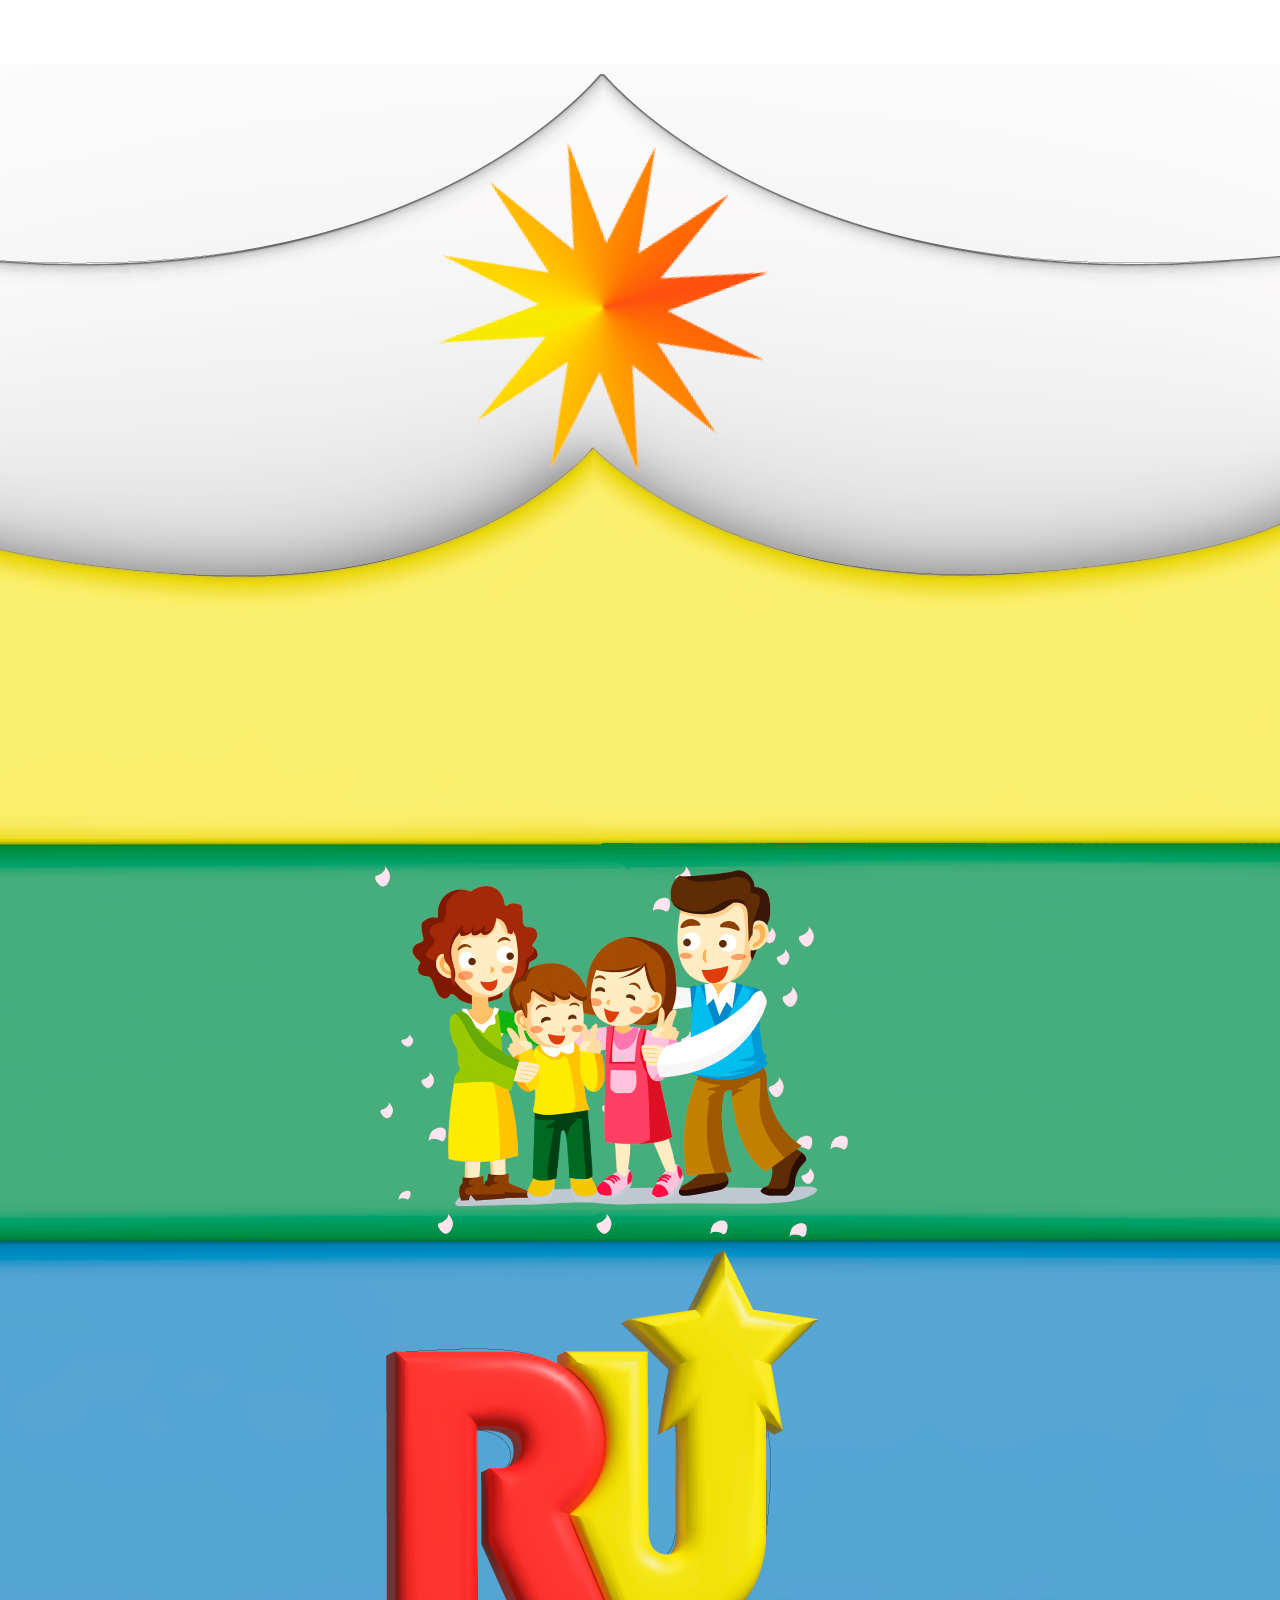
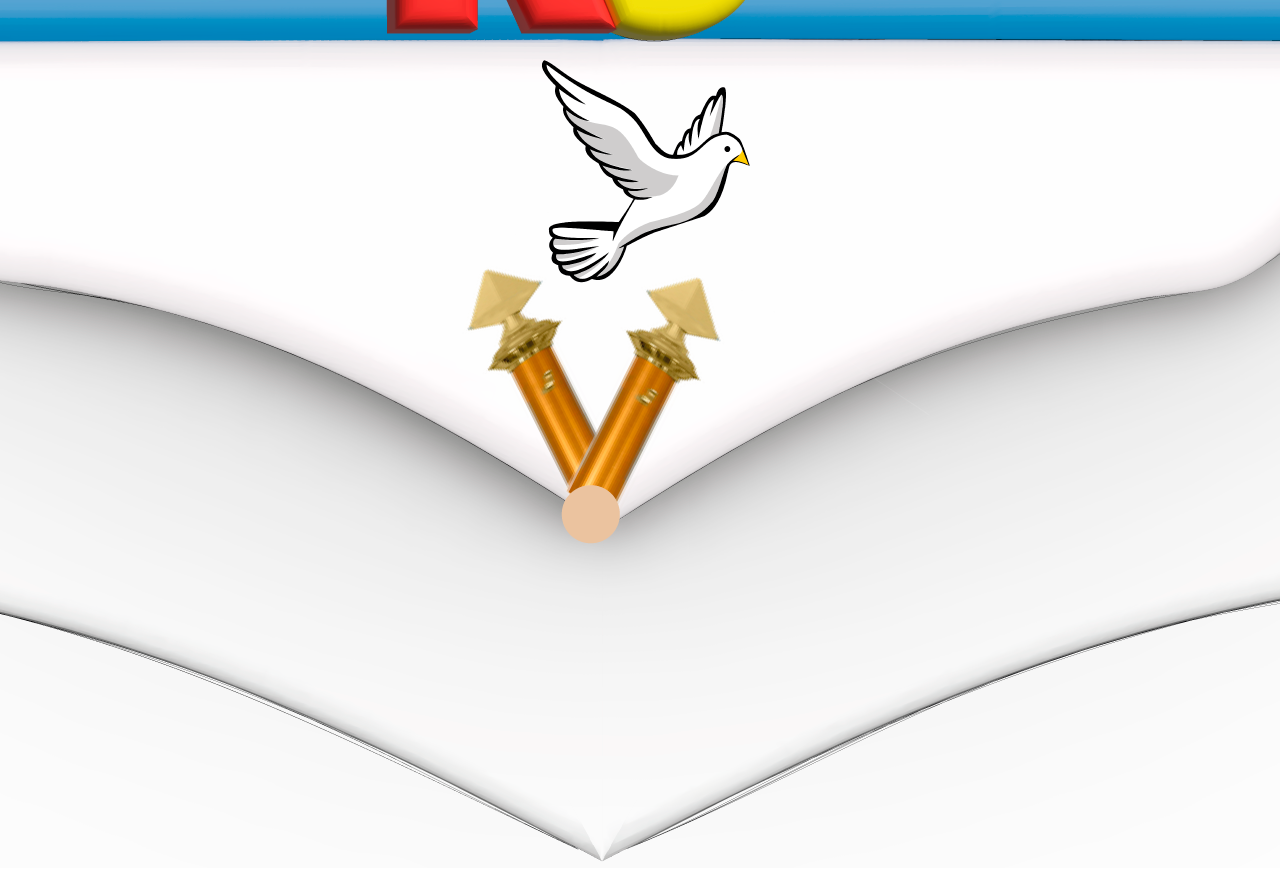
<file: view/views.dashboard/createcourses.html>
<!DOCTYPE html>
<html lang="es">
<head>
    <meta charset="UTF-8">
    <meta http-equiv="X-UA-Compatible" content="IE=edge">
    <meta name="viewport" content="width=device-width, initial-scale=1.0">
    <title>Agregar Curso</title>
    <link rel="stylesheet" href="../../css/main.css">
    <script src="../../js/login.js" defer></script>
</head>
<body id="body-login">
    <header id="header-login">
        <nav class="df cxy" id="nav-login">
            <a href="../dashboard.html">
                <svg viewBox="0 0 27 24" fill="none" xmlns="http://www.w3.org/2000/svg">
                    <path d="M0.939279 10.9393C0.353492 11.5251 0.353492 12.4749 0.939279 13.0607L10.4852 22.6066C11.071 23.1924 12.0208 23.1924 12.6065 22.6066C13.1923 22.0208 13.1923 21.0711 12.6065 20.4853L4.12126 12L12.6065 3.51472C13.1923 2.92893 13.1923 1.97918 12.6065 1.3934C12.0208 0.807612 11.071 0.807612 10.4852 1.3934L0.939279 10.9393ZM26.9999 10.5L1.99994 10.5V13.5L26.9999 13.5V10.5Z" fill="#1E222F"/>
                </svg>
            </a>
            <div class="logo-login df cxy">
                <img src="../../img/escudo.png" alt="Escudo Colegio Rafael Uribe Uribe">
                <h3 class="di" >RUU</h3>
            </div>
        </nav>
    </header>
    <main id="main-login" class="cu df">
        <h2>Agregar Curso</h2>
        <form id="form-create-users" >
            <div id="users-name" class="users-div df">
                <label for="users-name">Nombre</label>
                <input type="text" placeholder="Pepito" required>
            </div>
            <div id="users-lastname" class="users-div df">
                <label for="users-lastname">Apellidos</label>
                <input type="text" placeholder="Perez Mirador" required>
            </div>
            <div id="users-email" class="users-div df">
                <label for="users-email">Correo</label>
                <input type="email" placeholder="pepemira123@gmail.com" required>
            </div>
            <div id="users-pass" class="users-div df">
                <label for="users-pass">Contraseña</label>
                <input type="password" placeholder="••••••••••••••" required>
            </div>  
            <div id="users-user" class="users-div df">
                <label for="users-user">Usuario</label>
                <input type="text" placeholder="Pepemira123" required>
            </div>    
            <div id="users-number" class="users-div df">
                <label for="users-number">Telefono</label>
                <input type="number" placeholder="312 456 ** **" required>
            </div>
            <div id="users-rol" class="users-div df">
                <select name="" id="" >
                    <option  value="Coordinador">Coordinador</option>
                    <option value="Auxiliar">Auxiliar</option>
                    <option value="" hidden selected>Rol</option>
                </select>
            </div>
            <div id="users-state" class="users-div df">
                <select name="" id="">
                    <option value="A">Activo</option>
                    <option value="I">Inactivo</option>
                    <option value="" hidden selected>Estado</option>
                </select>
            </div>
            <input id="users-send" type="button" value="Crear Usuario">
        </form>
    </main>
</body>
</html>
</file>
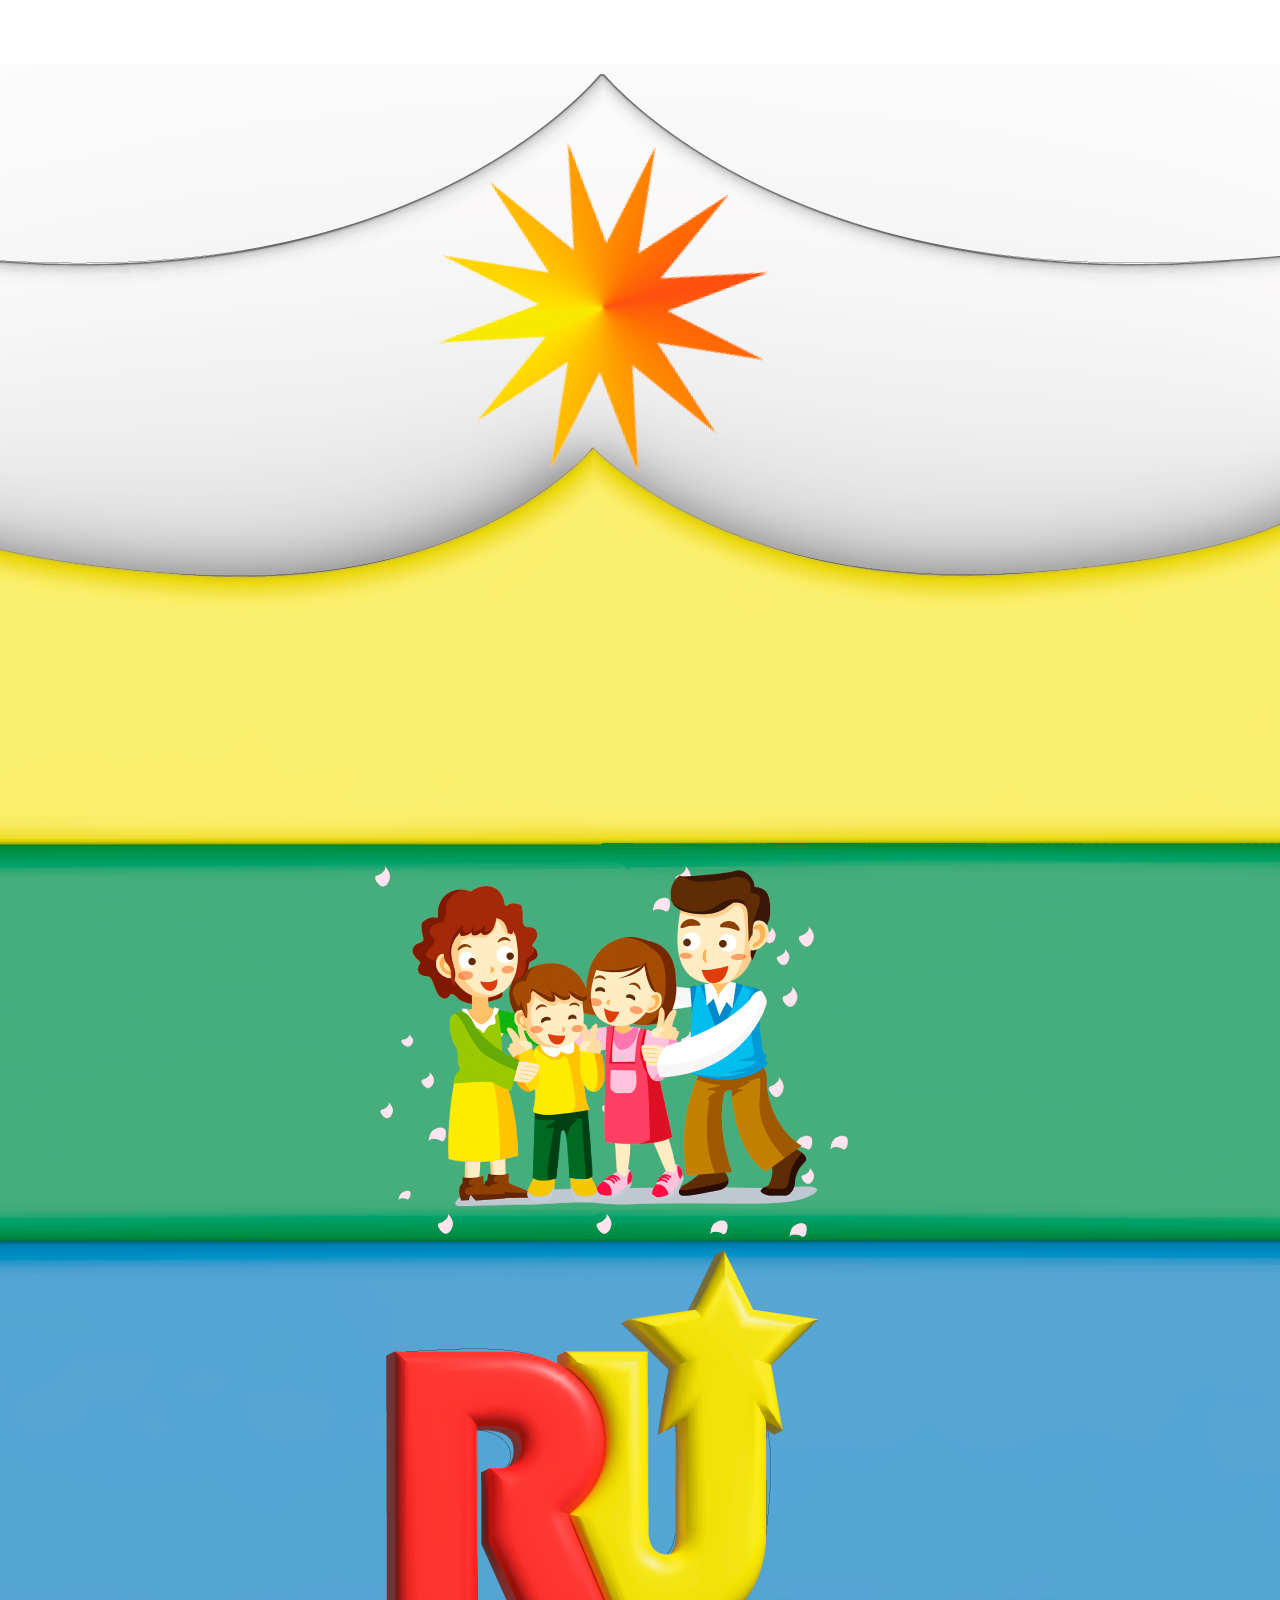
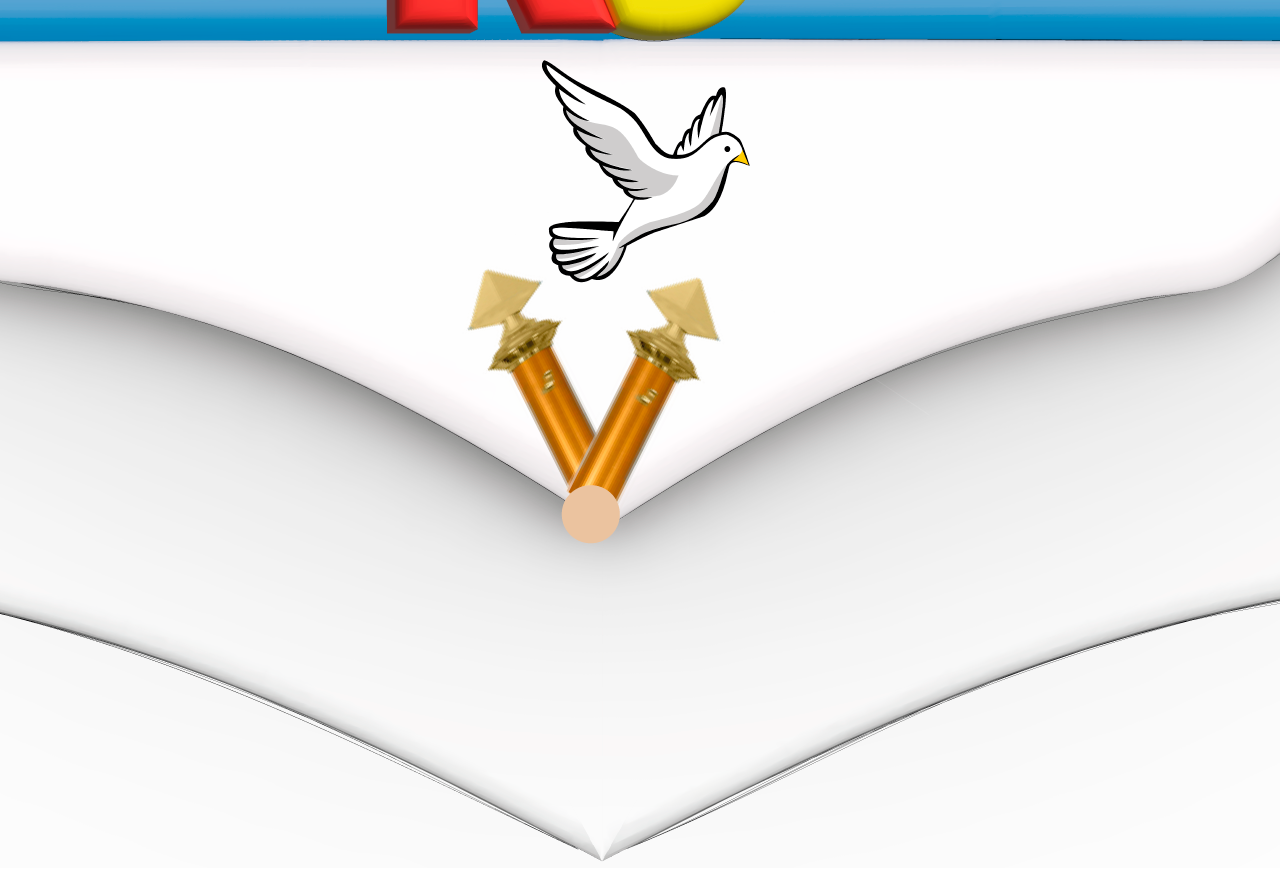
<file: view/views.dashboard/createsnacks.html>
<!DOCTYPE html>
<html lang="es">
<head>
    <meta charset="UTF-8">
    <meta http-equiv="X-UA-Compatible" content="IE=edge">
    <meta name="viewport" content="width=device-width, initial-scale=1.0">
    <title>Agregar Refrigerio</title>
    <link rel="stylesheet" href="../../css/main.css">
    <script src="../../js/login.js" defer></script>
</head>
<body id="body-login">
    <header id="header-login">
        <nav class="df cxy" id="nav-login">
            <a href="../dashboard.html">
                <svg viewBox="0 0 27 24" fill="none" xmlns="http://www.w3.org/2000/svg">
                    <path d="M0.939279 10.9393C0.353492 11.5251 0.353492 12.4749 0.939279 13.0607L10.4852 22.6066C11.071 23.1924 12.0208 23.1924 12.6065 22.6066C13.1923 22.0208 13.1923 21.0711 12.6065 20.4853L4.12126 12L12.6065 3.51472C13.1923 2.92893 13.1923 1.97918 12.6065 1.3934C12.0208 0.807612 11.071 0.807612 10.4852 1.3934L0.939279 10.9393ZM26.9999 10.5L1.99994 10.5V13.5L26.9999 13.5V10.5Z" fill="#1E222F"/>
                </svg>
            </a>
            <div class="logo-login df cxy">
                <img src="../../img/escudo.png" alt="Escudo Colegio Rafael Uribe Uribe">
                <h3 class="di" >RUU</h3>
            </div>
        </nav>
    </header>
    <main id="main-login" class="cu df">
        <h2>Agregar Refrigerio</h2>
        <form id="form-create-users" >
            <div id="users-name" class="users-div df">
                <label for="users-name">Nombre</label>
                <input type="text" placeholder="Pepito" required>
            </div>
            <div id="users-lastname" class="users-div df">
                <label for="users-lastname">Apellidos</label>
                <input type="text" placeholder="Perez Mirador" required>
            </div>
            <div id="users-email" class="users-div df">
                <label for="users-email">Correo</label>
                <input type="email" placeholder="pepemira123@gmail.com" required>
            </div>
            <div id="users-pass" class="users-div df">
                <label for="users-pass">Contraseña</label>
                <input type="password" placeholder="••••••••••••••" required>
            </div>  
            <div id="users-user" class="users-div df">
                <label for="users-user">Usuario</label>
                <input type="text" placeholder="Pepemira123" required>
            </div>    
            <div id="users-number" class="users-div df">
                <label for="users-number">Telefono</label>
                <input type="number" placeholder="312 456 ** **" required>
            </div>
            <div id="users-rol" class="users-div df">
                <select name="" id="" >
                    <option  value="Coordinador">Coordinador</option>
                    <option value="Auxiliar">Auxiliar</option>
                    <option value="" hidden selected>Rol</option>
                </select>
            </div>
            <div id="users-state" class="users-div df">
                <select name="" id="">
                    <option value="A">Activo</option>
                    <option value="I">Inactivo</option>
                    <option value="" hidden selected>Estado</option>
                </select>
            </div>
            <input id="users-send" type="button" value="Crear Usuario">
        </form>
    </main>
</body>
</html>
</file>
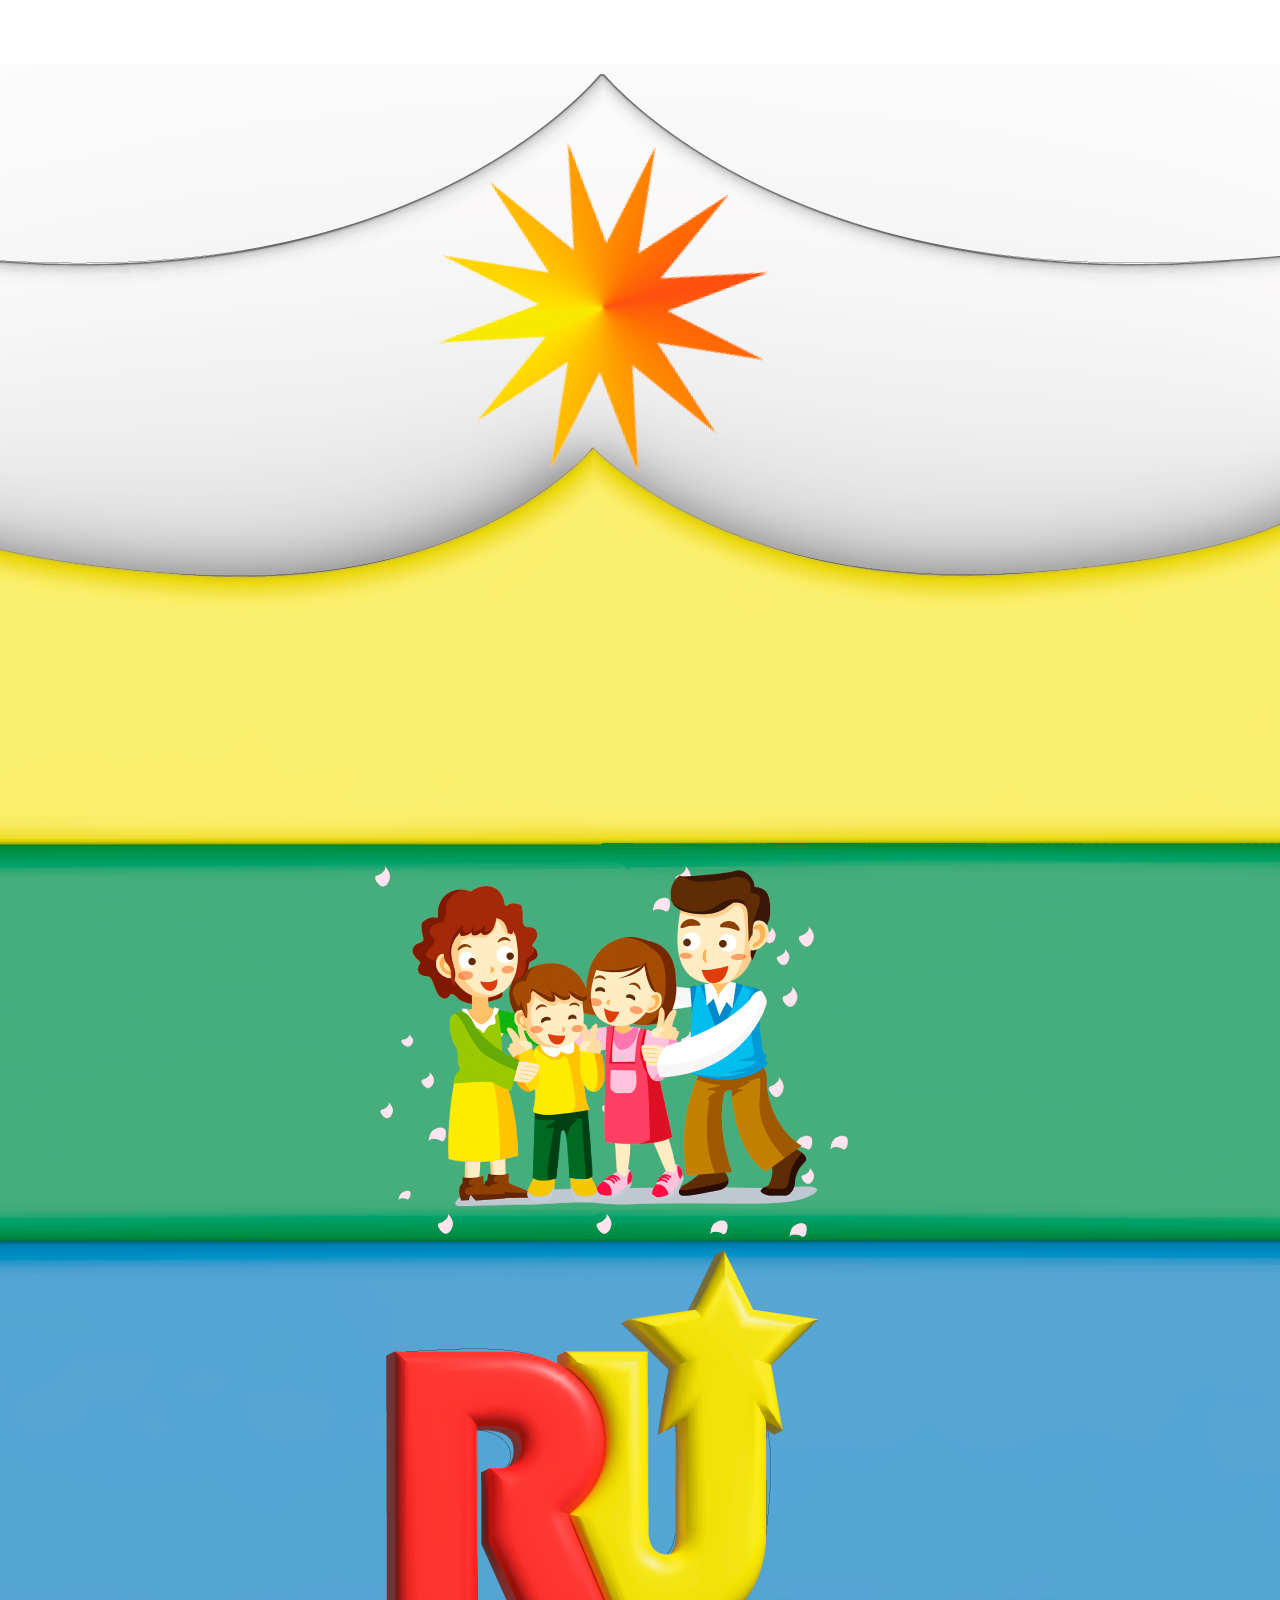
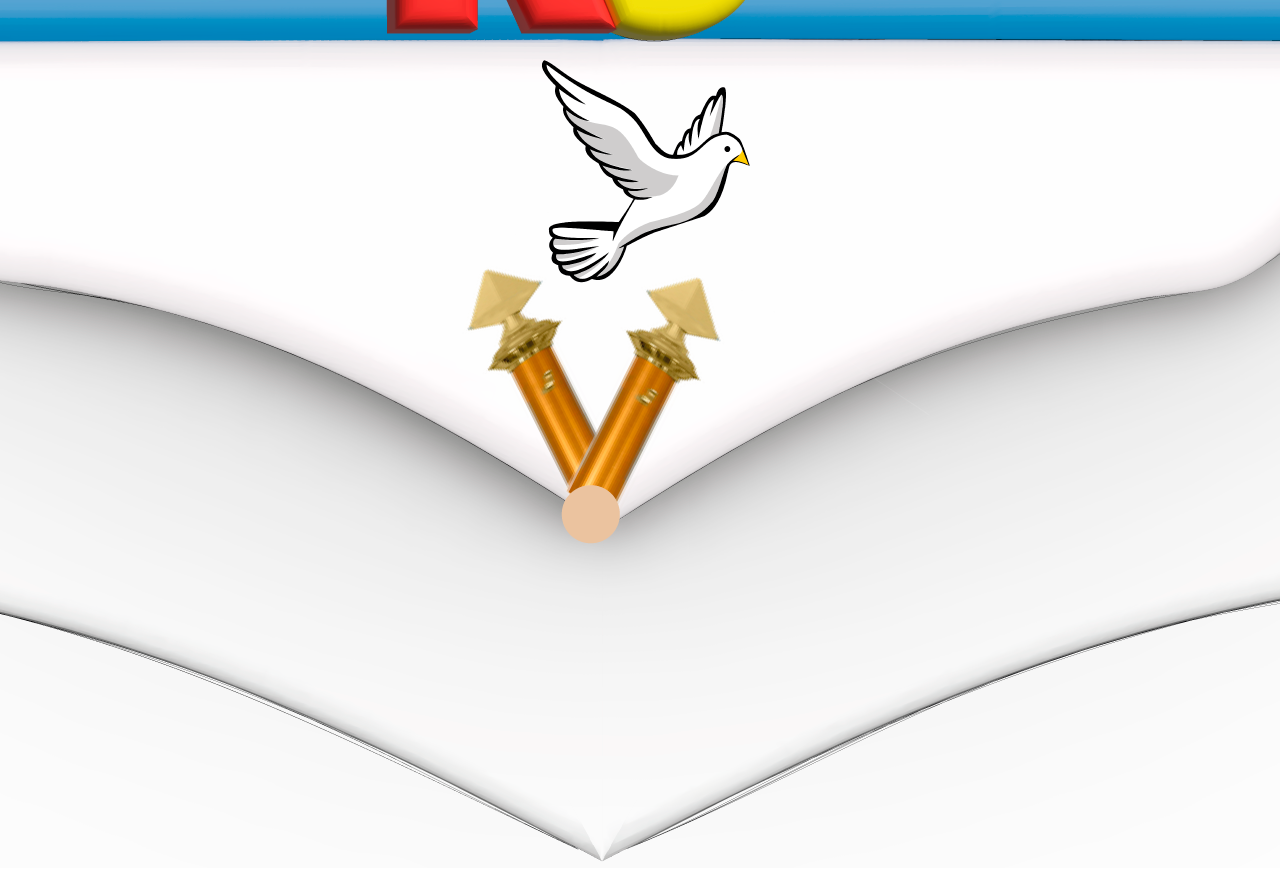
<file: view/views.dashboard/createusers.html>
<!DOCTYPE html>
<html lang="es">
<head>
    <meta charset="UTF-8">
    <meta http-equiv="X-UA-Compatible" content="IE=edge">
    <meta name="viewport" content="width=device-width, initial-scale=1.0">
    <title>Agregar Usuario</title>
    <link rel="stylesheet" href="../../css/main.css">
    <script src="../../js/login.js" defer></script>
</head>
<body id="body-login">
    <header id="header-login">
        <nav class="df cxy" id="nav-login">
            <a href="../dashboard.html">
                <svg viewBox="0 0 27 24" fill="none" xmlns="http://www.w3.org/2000/svg">
                    <path d="M0.939279 10.9393C0.353492 11.5251 0.353492 12.4749 0.939279 13.0607L10.4852 22.6066C11.071 23.1924 12.0208 23.1924 12.6065 22.6066C13.1923 22.0208 13.1923 21.0711 12.6065 20.4853L4.12126 12L12.6065 3.51472C13.1923 2.92893 13.1923 1.97918 12.6065 1.3934C12.0208 0.807612 11.071 0.807612 10.4852 1.3934L0.939279 10.9393ZM26.9999 10.5L1.99994 10.5V13.5L26.9999 13.5V10.5Z" fill="#1E222F"/>
                </svg>
            </a>
            <div class="logo-login df cxy">
                <img src="../../img/escudo.png" alt="Escudo Colegio Rafael Uribe Uribe">
                <h3 class="di" >RUU</h3>
            </div>
        </nav>
    </header>
    <main id="main-login" class="cu df">
        <h2>Agregar Usuario</h2>
        <form id="form-create-users" >
            <div id="users-name" class="users-div df">
                <label for="users-name">Nombre</label>
                <input type="text" placeholder="Pepito" required>
            </div>
            <div id="users-lastname" class="users-div df">
                <label for="users-lastname">Apellidos</label>
                <input type="text" placeholder="Perez Mirador" required>
            </div>
            <div id="users-email" class="users-div df">
                <label for="users-email">Correo</label>
                <input type="email" placeholder="pepemira123@gmail.com" required>
            </div>
            <div id="users-pass" class="users-div df">
                <label for="users-pass">Contraseña</label>
                <input type="password" placeholder="••••••••••••••" required>
            </div>  
            <div id="users-user" class="users-div df">
                <label for="users-user">Usuario</label>
                <input type="text" placeholder="Pepemira123" required>
            </div>    
            <div id="users-number" class="users-div df">
                <label for="users-number">Telefono</label>
                <input type="number" placeholder="312 456 ** **" required>
            </div>
            <div id="users-rol" class="users-div df">
                <select name="" id="" >
                    <option  value="Coordinador">Coordinador</option>
                    <option value="Auxiliar">Auxiliar</option>
                    <option value="" hidden selected>Rol</option>
                </select>
            </div>
            <div id="users-state" class="users-div df">
                <select name="" id="">
                    <option value="A">Activo</option>
                    <option value="I">Inactivo</option>
                    <option value="" hidden selected>Estado</option>
                </select>
            </div>
            <input id="users-send" type="button" value="Crear Usuario">
        </form>
    </main>
</body>
</html>
</file>
<file: view/css/main.css>
@charset "UTF-8";
/* * * * * * IMPORTS * * * * * */
@font-face {
  font-display: swap;
  font-family: "Signika-Light";
  src: url("../fonts/Signika/SignikaLight.ttf");
}
@font-face {
  font-display: swap;
  font-family: "Signika-Regular";
  src: url("../fonts/Signika/SignikaSemiBold.ttf");
}
@font-face {
  font-display: swap;
  font-family: "Signika-Medium";
  src: url("../fonts/Signika/SignikaRegular.ttf");
}
@font-face {
  font-display: swap;
  font-family: "Signika-SemiBold";
  src: url("../fonts/Signika/SignikaMedium.ttf");
}
@font-face {
  font-display: swap;
  font-family: "Signika-Bold";
  src: url("../fonts/Signika/SignikaBold.ttf");
}
/* * * * * * ROOT * * * * * */
:root {
  --top: 0;
  --left: 0;
  --zIndex: 0;
  --topA: 0;
  --leftA: 0;
  --ZindexA: 0;
  --pTop: 0;
  --pLeft: 0;
  --pIndex: 0;
  --pHeight: 0;
  --uTop: 0;
  --uLeft: 0;
  --uIndex: 0;
  --uHeight: 0;
  --cTop: 0;
  --cLeft: 0;
  --cIndex: 0;
  --cHeight: 0;
  --sTop: 0;
  --sLeft: 0;
  --sIndex: 0;
  --sHeight: 0;
  --rTop: 0;
  --rLeft: 0;
  --rIndex: 0;
  --rHeight: 0;
  --height: 0px;
}

html {
  scroll-behavior: smooth;
}
html::-webkit-scrollbar {
  width: 5px;
  height: 100%;
}
html::-webkit-scrollbar-thumb {
  background: #868686;
  border-radius: 5px;
}
html::-webkit-scrollbar-thumb:hover {
  background: #1E222F;
  box-shadow: 0 0 4px rgba(0, 0, 0, 0.3);
}
html::-webkit-scrollbar-thumb:active {
  background: #1E222F;
}
html::-webkit-scrollbar-track {
  background: #c5c5c5;
  border-radius: 5px;
}
html::-webkit-scrollbar-track:hover, html::-webkit-scrollbar-track:active {
  background: #acacac;
}

* {
  margin: 0;
  padding: 0;
  box-sizing: border-box;
  text-decoration: none;
  outline: none;
  -webkit-tap-highlight-color: transparent;
}

body {
  width: 100%;
  height: 100%;
  transition: all 0.3s;
}

header {
  width: 100%;
}

iframe, textarea {
  width: 220px;
}

h1, h2, h3, h4, h5, h6, p, label {
  color: #1E222F;
  font-family: "Segoe UI";
}

button {
  cursor: pointer;
}

textarea {
  resize: none;
}

/* Oculta las flechas en inputs de tipo number */
input[type=number]::-webkit-inner-spin-button,
input[type=number]::-webkit-outer-spin-button {
  -webkit-appearance: none;
  appearance: none;
  margin: 0; /* Puedes ajustar el margen si es necesario */
}

/* Firefox */
input[type=number] {
  -moz-appearance: textfield;
}

/* * * Small Phone * * */
@font-face {
  font-display: swap;
  font-family: "Signika-Light";
  src: url("../fonts/Signika/SignikaLight.ttf");
}
@font-face {
  font-display: swap;
  font-family: "Signika-Regular";
  src: url("../fonts/Signika/SignikaSemiBold.ttf");
}
@font-face {
  font-display: swap;
  font-family: "Signika-Medium";
  src: url("../fonts/Signika/SignikaRegular.ttf");
}
@font-face {
  font-display: swap;
  font-family: "Signika-SemiBold";
  src: url("../fonts/Signika/SignikaMedium.ttf");
}
@font-face {
  font-display: swap;
  font-family: "Signika-Bold";
  src: url("../fonts/Signika/SignikaBold.ttf");
}
/* * * * * * INDEX * * * * * */
#body-index {
  background-color: #E5E9F6;
}

/* * HEAD * */
#header-index {
  padding: 5%;
}

#nav-index {
  top: 0;
  left: 0;
  z-index: 100;
  position: fixed;
  align-items: center;
  flex-direction: column;
}

.nav-nav-index {
  height: calc(10vw + 7.5%);
  background: #E5E9F6;
  padding: 5% 5% 2.5%;
  transition: all 0.3s;
  align-items: center;
  flex-direction: row;
  justify-content: space-between;
}

.btn-menu {
  cursor: pointer;
  transform: translateY(3px);
}

.btn-home img {
  width: 10vw;
  height: auto;
}
.btn-home h3 {
  font-size: 200%;
  font-weight: 800;
  margin-left: 5px;
}

.n-n-msh {
  display: none;
}

.btns {
  width: 30%;
}

.btn-login {
  width: 100%;
  padding: 13%;
  color: white;
  transition: all 0.3s;
  border-radius: 10px;
  background: #1E222F;
  font-size: 4vw;
  font-weight: 500;
  font-family: sans-serif;
  box-shadow: 0 0 10px rgba(0, 0, 0, 0.3);
}

.menu-slider-header {
  gap: 15px;
  width: 70%;
  height: 0;
  opacity: 0;
  display: grid;
  overflow: hidden;
  justify-items: center;
  justify-content: center;
  transition: all 0.3s ease-out;
  grid-template-columns: 40% 40%;
}
.menu-slider-header a {
  width: 100%;
  border: none;
  display: flex;
  cursor: pointer;
  background: #F2E63C;
  align-items: center;
  border-radius: 10px;
  letter-spacing: 0.7px;
  flex-direction: column;
  justify-content: center;
  transition: all 0.3s ease-out;
  font-size: 4vw;
  font-family: "Segoe UI";
  font-weight: 700;
  box-shadow: 0 0 10px rgba(0, 0, 0, 0.3);
}
.menu-slider-header a img {
  width: 40%;
  height: auto;
}
.menu-slider-header a span {
  margin-top: 5%;
  color: #1E222F;
  line-height: 100%;
}

/* Class for active */
.menu-header-open {
  opacity: 1;
  height: auto;
  padding: 5vh 0;
  transition: all 0.3s ease-out;
}

/* Class for active */
.opacity-off {
  opacity: 0.5;
}

/* Class for active */
.opacity-on {
  opacity: 1;
  scale: 1.1;
}

/* Class for active */
.scrollOn {
  padding: 2.5% 5% !important;
  box-shadow: 0 2px 15px rgba(0, 0, 0, 0.3);
}
.scrollOn .btn-login {
  padding: 10%;
}

.main-head {
  width: 100%;
  padding-top: 15vh;
  transition: all 0.3s;
}

.main-img {
  width: 100%;
  text-align: center;
  margin-bottom: 10%;
}
.main-img img {
  width: 90%;
  height: auto;
}

.main-p {
  width: 100%;
  padding-bottom: 3vh;
}
.main-p h1 {
  text-align: center;
  overflow: visible;
  font-family: "Signika-Bold";
  font-size: 15vw;
  line-height: 90%;
}
.main-p h1 span {
  color: #4AA163;
}

.main-line {
  width: 80%;
  border: #1E222F solid 1px;
  border-radius: 3px;
  margin: 0 auto 5%;
}

.main-btn {
  width: 100%;
  text-align: center;
}
.main-btn a {
  padding: 3.5vw 5vw;
  margin: 0 5%;
  border-radius: 10px;
  font-family: sans-serif;
  font-size: 4.5vw;
  font-weight: 500;
}

.main-btn-ingresar {
  color: white;
  background: #4AA163;
  box-shadow: 0 0 10px rgba(0, 0, 0, 0.3);
}
.main-btn-ingresar:active {
  background: rgba(74, 161, 99, 0.7);
}

.main-btn-contacto {
  color: #1E222F;
  border: #4AA163 solid 2px;
}
.main-btn-contacto:active {
  scale: 1.1;
}

/* * * * * MAIN * * * * */
/*  SECTION 1  */
#main-index {
  width: 100%;
  padding: 5%;
  transition: all 0.3s;
}

section {
  width: 100%;
  scroll-margin-top: 50px;
}

.section-1-index {
  padding: 30px 5%;
  margin-bottom: 30px;
  border-radius: 20px;
  background: #1E222F;
  height: calc(100vh - 70px);
  box-shadow: 0 0 12px rgba(0, 0, 0, 0.6);
}

.map {
  width: 100%;
  height: 50%;
  overflow: hidden;
  border-radius: 20px;
}
.map iframe {
  background-image: url("../img/loading.gif");
  background-size: 100px;
  background-color: #FFFFFF;
  background-repeat: no-repeat;
  background-position: center center;
}

.main-slider {
  width: 100%;
  height: 50%;
}

.main-img-slider {
  width: 100%;
  height: 80%;
  padding-top: 20px;
  overflow-x: scroll;
  overflow-y: hidden;
}
.main-img-slider::-webkit-scrollbar {
  display: none;
}

.img-slider {
  width: 190%;
  height: 100%;
  flex-direction: row;
  justify-content: space-evenly;
  margin-left: 0;
  transition: all 0.7s;
}
.img-slider div[id=vertical] {
  min-width: 15%;
  max-width: 21%;
}
.img-slider div {
  min-width: 35%;
  max-width: 38%;
}
.img-slider div img {
  width: 90%;
  border-radius: 5%;
  transition: all 0.2s;
}

.moSl1 {
  margin-left: 0;
}

.moSl2 {
  margin-left: -44%;
}

.moSl3 {
  margin-left: -90%;
}

.main-btn-slider {
  width: 100%;
  height: 20%;
  text-align: center;
  padding-top: 10px;
}

.btn-slider {
  width: 100%;
  height: 100%;
}
.btn-slider button {
  margin: 0 5%;
  border: none;
  border-radius: 5px;
  font-family: sans-serif;
  font-size: 4vw;
  font-weight: 700;
}

.row-slider-btn {
  color: white;
  cursor: pointer;
  transition: all 0.3s;
  background: transparent;
}
.row-slider-btn i {
  font-size: 7vw;
}
.row-slider-btn:hover {
  scale: 1.2;
}

.dinamic-btn-slider {
  width: 30%;
  height: 70%;
  margin: 0 5%;
}
.dinamic-btn-slider span {
  height: 100%;
  display: flex;
  flex-direction: row;
  align-items: center;
  justify-content: center;
}
.dinamic-btn-slider span button {
  padding: 9%;
}

/* Class for active */
.btn-active {
  color: white;
  background: #4AA163;
  transition: all 0.2s;
  transform: scale(1.2);
  box-shadow: 0 0 15px rgba(74, 161, 99, 0.5);
}

/*  SECTION 2  */
.video-yt {
  width: 100%;
  height: 30vh;
  text-align: center;
}
.video-yt iframe {
  width: 95%;
  height: 100%;
  border-radius: 10px;
  box-shadow: 0 0 12px rgba(0, 0, 0, 0.4);
  background-image: url("../img/loading.gif");
  background-size: 100px;
  background-color: #1E222F;
  background-repeat: no-repeat;
  background-position: center center;
}

.about {
  width: 100%;
  padding: 10% 5%;
  text-align: start;
}
.about h4 {
  margin-bottom: 10px;
  font-family: "Signika-Medium";
  font-size: 8vw;
}
.about p {
  margin: 0;
  width: 100%;
  text-align: justify;
  font-family: "Signika-Medium";
  font-size: 5vw;
}

.lema {
  width: 100%;
  text-align: center;
}
.lema h4 {
  width: 100%;
  font-family: "Signika-Bold";
  font-size: 7vw;
}

.lema-img {
  width: 100%;
  margin-bottom: 15px;
}
.lema-img img {
  width: 50%;
}

/* * * * * FOOTER * * * * */
footer {
  width: 100%;
  text-align: center;
  background-color: #1E222F;
}

.main-form {
  width: 100%;
  padding-top: 10%;
  text-align: center;
  margin-bottom: 10%;
}
.main-form h4 {
  color: white;
  margin-bottom: 7px;
  font-family: "Segoe UI";
  font-size: 6vw;
}

.form {
  width: 80%;
  display: inline-block;
}
.form input, .form textarea, .form button {
  width: 90%;
  padding: 3% 5%;
  border: none;
  margin: 5px 0;
  border-radius: 7px;
  font-family: sans-serif;
  font-size: 4.5vw;
  box-shadow: 0 0 12px rgba(0, 0, 0, 0.4);
}
.form textarea {
  padding-top: 3%;
}
.form button {
  padding: 4% 0;
  color: white;
  background: #4AA163;
  box-shadow: 0 0 15px rgba(0, 0, 0, 0.5);
}
.form button:active {
  box-shadow: none;
}

.main-rs {
  margin-bottom: 10%;
}
.main-rs a {
  margin: 0 7px;
  font-size: 13vw;
  color: #E5E9F6;
}

.copyright {
  color: white;
  position: relative;
  padding-bottom: 15px;
  font-family: "Signika-Light";
  font-size: 4vw;
}
.copyright::before {
  content: "";
  top: 25%;
  left: 0;
  width: 20%;
  height: 2px;
  opacity: 1;
  z-index: auto;
  position: absolute;
  border-radius: 0;
  transition: all 1s ease-in;
  background: #FFFFFF;
}
.copyright::after {
  content: "";
  right: 0;
  bottom: 70%;
  width: 20%;
  opacity: 1;
  z-index: auto;
  height: 2px;
  position: absolute;
  border-radius: 0;
  transition: all 1s ease-in;
  background: #FFFFFF;
}

.send-email {
  top: 0;
  right: 0;
  bottom: 0;
  width: 85%;
  left: -100%;
  height: 70vh;
  position: fixed;
  translate: 0 5vh 0;
  transition: all 0.4s;
  align-items: center;
  border-radius: 15px;
  background: #1E222F;
  flex-direction: column;
  box-shadow: 0 0 10px rgba(30, 34, 47, 0.5);
}
.send-email p {
  color: #E5E9F6 !important;
}
.send-email span {
  opacity: 0.6;
  color: #E5E9F6;
  font-size: 5vw;
  font-family: "Signika-Light";
}

/* Class for active */
.email-active {
  left: 0;
  margin: auto;
}

/* Class for active */
.alert-index {
  border: 2px solid #FF5959 !important;
}
.alert-index::placeholder {
  color: rgba(255, 89, 89, 0.7);
}

.by-email,
.for-email,
.matter-email,
.body-email {
  border-bottom: 1px solid rgba(255, 255, 255, 0.5);
}

.by-email,
.for-email {
  width: 10%;
  height: 8vh;
  padding: 0 0 0 8%;
  align-items: center;
}

.cont-find-mail {
  width: 90%;
  height: 80%;
  display: flex;
  margin-left: 10px;
  overflow-x: scroll;
  overflow-y: hidden;
  align-items: center;
}

.find-mail {
  width: auto;
  padding: 2.5% 5%;
  border-radius: 20px;
  background: rgba(255, 255, 255, 0.2);
}
.find-mail p {
  font-size: 5vw;
}

.matter-email,
.body-email {
  height: 14vh;
  padding: 2% 8% 0;
}
.matter-email p,
.body-email p {
  margin-top: 5px;
  overflow-y: scroll;
  height: calc(90% - 5vw - 5px);
}

.matter-email {
  height: 14vh;
}

.body-email {
  height: 33vh;
}

.btn-email {
  height: 7vh;
  padding: 0 2%;
  align-items: center;
  flex-direction: row;
  justify-content: space-around;
}
.btn-email button {
  color: #1E222F;
  padding: 4%;
  width: 40%;
  border: none;
  border-radius: 10px;
  font-family: "Segoe UI";
  font-size: 5vw;
}
.btn-email button:active {
  opacity: 0.8;
}

/* * * * * * * * * VIEW/LOGIN.HTML * * * * * * * * */
#body-login {
  width: 100%;
  display: flex;
  height: var(--height);
}

@keyframes load {
  0% {
    width: 0;
  }
  100% {
    width: 100%;
  }
}
.bodyLoad::before {
  content: "";
  top: 0;
  left: 0;
  width: 0;
  height: 4px;
  opacity: 1;
  z-index: auto;
  position: absolute;
  border-radius: 0;
  transition: all 0 ease-in;
  background: #4AA163;
  animation: 3s ease-in-out load;
}

.login-div-left {
  display: none;
}

.login-sec-active {
  scale: 1.1;
  box-shadow: 0px 0px 30px 5px rgba(0, 0, 0, 0.25);
}

.login-btn-active {
  scale: 1.3;
  background-color: #FFFFFF !important;
}

/* HEAD LOGIN */
.left__head {
  width: 100%;
  height: 5%;
  padding: 0;
  margin: 0 0 10%;
  display: flex;
  align-items: center;
  flex-direction: row;
  justify-content: space-between;
}

.left__head-logo {
  width: auto;
  height: 100%;
  display: inline-flex;
  align-items: center;
}
.left__head-logo img, .left__head-logo h3 {
  display: inline-block;
}
.left__head-logo img::selection, .left__head-logo h3::selection {
  background: none;
}
.left__head-logo img {
  width: auto;
  height: 100%;
  margin-right: 0.5vw;
}
.left__head-logo h3 {
  line-height: 100%;
  color: #1E222F;
  letter-spacing: 1px;
  font-size: 100%;
  font-family: "Segoe UI";
}

.left__head-arrow {
  height: 100%;
}
.left__head-arrow a {
  height: 100%;
  color: #1E222F;
  cursor: pointer;
  font-size: 8.5vw;
  font-family: "Signika-Light";
}

/* RIGHT */
.login-right {
  width: 100%;
  height: 100%;
  display: flex;
  flex-direction: column;
  justify-content: center;
}

.info-login {
  margin-bottom: 10% !important;
}

.right__text {
  font-weight: 400;
  letter-spacing: 1px;
  align-items: start;
  justify-content: center;
  flex-direction: column;
  margin-bottom: 6%;
}
.right__text h1 {
  font-size: 10vw;
  line-height: 105%;
  margin-bottom: 5px;
}
.right__text p {
  font-size: 4vw;
}

.form-login {
  height: 65%;
}

.form-email {
  height: auto;
}

.right__body-main {
  margin-top: 30%;
}

.right__body {
  flex-direction: column;
  justify-content: space-evenly;
}
.right__body button, .right__body input {
  padding: 2vh 7vw;
}
.right__body span {
  display: block;
  font-size: 5vw;
  font-family: "Signika-Light";
  margin-bottom: 5px;
}
.right__body button, .right__body input {
  outline: none;
  border-radius: 2vw;
}
.right__body input {
  font-family: "Segoe UI";
  border-width: 1px;
  border-style: solid;
}
.right__body button {
  margin: auto 0;
}

#rol-btn-coor {
  width: 59%;
}

#rol-btn-aux {
  width: 39%;
}

.right__body-btn-rol,
.right__jornada-btn {
  height: 100%;
  background: none;
  text-align: start;
  align-items: center;
  display: inline-flex;
  border: 1px solid rgba(30, 34, 47, 0.5);
  font-family: "Signika-Light";
  font-size: 4vw;
}

.right__body-cont,
.right__jornada-cont {
  width: 3vw;
  height: 3vw;
  margin-right: 5px;
  border-radius: 50%;
  border: 1px solid rgba(30, 34, 47, 0.5);
}

.rol-btn-active {
  color: #4AA163 !important;
  border-color: #4AA163 !important;
}
.rol-btn-active .right__body-cont, .rol-btn-active .right__jornada-cont {
  border-width: 2.5px !important;
  border-style: solid !important;
  border-color: #4AA163 !important;
}

.right__body-op {
  flex-direction: row;
  justify-content: space-between;
}

.right__body-op-record {
  font-size: 4vw;
  font-family: "Signika-Light";
}
.right__body-op-record input {
  margin-right: 5px;
  scale: 1.1;
}

.right__body-op-pass {
  color: rgba(30, 34, 47, 0.6);
  font-size: 3.7vw;
  font-family: "Segoe UI";
}
.right__body-op-pass:hover, .right__body-op-pass:active {
  text-decoration: underline;
}

.right__body-btn-send {
  width: 100%;
  border: none;
  color: #FFFFFF;
  cursor: pointer;
  transition: all 0.3s;
  background: #1E222F;
  font-size: 5vw;
  font-family: "Signika-Light";
}
.right__body-btn-send:active {
  background: rgba(30, 34, 47, 0.8);
}

.normal {
  border-color: rgba(30, 34, 47, 0.5);
}
.normal:focus {
  border-color: #4AA163;
  color: #4AA163;
}
.normal:focus::placeholder {
  color: #4AA163;
}
.normal::placeholder {
  color: rgba(30, 34, 47, 0.5);
}

.alert {
  color: rgba(255, 89, 89, 0.7333333333) !important;
  border-color: rgba(255, 89, 89, 0.7333333333) !important;
}
.alert div {
  border-color: rgba(255, 89, 89, 0.7333333333) !important;
}
.alert::placeholder {
  color: rgba(255, 89, 89, 0.7333333333) !important;
}
.alert:focus {
  color: rgba(255, 89, 89, 0.7333333333) !important;
  border-color: rgba(255, 89, 89, 0.7333333333) !important;
}
.alert:focus::placeholder {
  color: rgba(255, 89, 89, 0.7333333333) !important;
}

.alertRol,
.alertUser,
.alertPass,
.alertLogin {
  display: none;
  margin: 0.3vw 0 0 0.3vw;
  color: rgba(255, 89, 89, 0.7333333333);
  font-size: 4vw;
  font-family: "Signika-Medium";
}

.styleAlert {
  text-align: center;
  margin: -1vh 0 0.5vh;
  color: rgba(255, 89, 89, 0.7333333333);
  font-size: 4vw;
  font-family: "Signika-Medium";
}

.alertLogin {
  height: 0.1px;
  font-size: 5vw;
}

/* * * * * * * * * VIEW/DASHBOARD.HTML * * * * * * * * */
/* * * Animation Menu * * */
.first-page {
  border-radius: 5vw;
  transform: translate(85%, 50vh) !important;
}

.second-page {
  border-radius: 5vw;
  transform: translate(77%, 45vh) !important;
}

.third-page {
  border-radius: 5vw;
  transform: translate(69%, 40vh) !important;
}

.fourth-page {
  border-radius: 5vw;
  transform: translate(61%, 35vh) !important;
}

.fifth-page {
  border-radius: 5vw;
  transform: translate(52%, 30vh) !important;
}

.zi-first {
  z-index: 100 !important;
}

.zi-second {
  z-index: 80 !important;
}

.zi-third {
  z-index: 60 !important;
}

.zi-fourth {
  z-index: 40 !important;
}

.zi-fifth {
  z-index: 20 !important;
}

/* * * Animation Menu * * */
.activeDeleteDiv .body-db-users {
  pointer-events: none;
}
.activeDeleteDiv .cont-delete-confirm {
  display: flex;
}

.cont-delete-confirm {
  position: fixed;
  top: 0;
  left: 0;
  right: 0;
  bottom: 0;
  margin: auto;
  width: 80vw;
  height: 25vh;
  z-index: 200;
  padding: 5vw 5vh;
  display: none;
  align-items: center;
  text-align: center;
  justify-content: center;
  flex-direction: column;
  background: #FFFFFF;
  border-radius: 3vw;
  box-shadow: 0 0 10px 1px rgba(30, 34, 47, 0.3);
}
.cont-delete-confirm h3 {
  margin-bottom: 2vh;
}

#close-delete {
  position: absolute;
  top: 15px;
  right: 15px;
  border: none;
  outline: none;
  background: none;
  font-size: 6vw;
}

.cont-delete-btns {
  width: 100%;
  display: flex;
  justify-content: space-evenly;
}
.cont-delete-btns button, .cont-delete-btns a {
  border: none;
  color: #FFFFFF;
  padding: 1vh 3vw;
  border-radius: 1vw;
  font-family: "Segoe UI";
  font-size: 4vw;
  box-shadow: 0 0 10px rgba(30, 34, 47, 0.3);
}

#delete-btn-ca {
  background: #1E222F;
}

#delete-btn-el {
  background: #FF5959;
}

#body-dash {
  transition: all 0.4s;
  background-color: #4AA163;
}

.nav {
  top: 0;
  left: 0;
  width: 45%;
  z-index: 0;
  height: 100vh;
  position: fixed;
  flex-direction: column;
  justify-content: center;
}

.nav-nav {
  width: 100%;
  flex-direction: column;
  justify-content: space-evenly;
}
.nav-nav i {
  font-size: 7.5vw;
  color: #FFFFFF;
}

.btn-menu-menu {
  cursor: pointer;
  position: relative;
  align-items: center;
  margin: 2vh 0;
  padding: 1.5vh 3vw;
}
.btn-menu-menu::before {
  top: 0;
  left: 0;
  content: "";
  width: 0;
  height: 100%;
  display: block;
  z-index: -1;
  position: absolute;
  transition: all 0.5s;
  background-color: #E5E9F6;
  border-radius: 0 15px 15px 0;
}

#line {
  padding: 0;
  width: 100%;
  height: 1px;
  background-color: rgba(229, 233, 246, 0.5);
}

.icon-img {
  margin-right: 5%;
}

.icon-text {
  display: flex;
  justify-content: center;
}
.icon-text h4 {
  color: #E5E9F6;
  font-family: "Signika-Light";
  font-size: 4.5vw;
  font-weight: 400;
}

.click-sections::before {
  width: 100%;
  box-shadow: 0px 0px 10px 2px rgba(0, 0, 0, 0.35);
}
.click-sections i {
  color: #1E222F;
}
.click-sections h4 {
  color: #1E222F;
}

#body-dash iframe {
  width: 100%;
}

.body-db {
  top: 0;
  left: 0;
  width: 100%;
  overflow: hidden;
  position: absolute;
  flex-direction: column;
  background-color: #1E222F;
  transition: all 0.5s ease-in-out;
  box-shadow: -3px -3px 30px 10px rgba(0, 0, 0, 0.3);
}

.header-db {
  height: 30vh;
  padding: 5%;
  background-color: #1E222F;
}

#menu-icon-div {
  height: 20%;
  align-items: center;
  justify-content: space-between;
}
#menu-icon-div i {
  color: #FFFFFF;
  cursor: pointer;
  font-size: 7vw;
}

#plus-icon-div {
  padding: 1vw;
  color: #E5E9F6;
  height: 100%;
  background: #4AA163;
  border-radius: 1vw;
  box-shadow: 0px 0px 20px rgba(0, 0, 0, 0.15);
}
#plus-icon-div i {
  font-size: 5.5vw;
}

#search {
  width: 100%;
  height: 80%;
  flex-direction: column;
}
#search h3 {
  color: white;
  line-height: 100%;
  margin-bottom: 3%;
  font-size: calc(12vw - 1rem);
}

.header-db-search {
  width: 80%;
  height: 6vh;
  overflow: hidden;
  border-radius: 2vw;
  box-shadow: 0px 0px 20px rgba(0, 0, 0, 0.15);
}
.header-db-search input {
  width: 85%;
  border: none;
  height: 100%;
  padding: 0 4vw;
  font-family: "Signika-Light";
  font-size: 4.5vw;
}
.header-db-search button {
  width: 15%;
  border: none;
  outline: none;
  cursor: pointer;
  background: #4AA163;
}

#main-db-users, #main-db-courses {
  width: 100%;
  min-height: 70vh;
  padding: 10% 5%;
  border-radius: 45px 45px 0 0;
  background-color: #E5E9F6;
  overflow: hidden;
  box-shadow: 0px -4px 20px rgba(0, 0, 0, 0.15);
}
#main-db-users section, #main-db-courses section {
  width: 100%;
}
#main-db-users::-webkit-scrollbar, #main-db-courses::-webkit-scrollbar {
  width: 0;
}

.section-user, .section-refri {
  flex-direction: column;
  overflow-y: visible;
  display: flex;
  align-items: center;
  justify-content: center;
}

/* Class for active */
.deploy-coors {
  height: auto !important;
}
.deploy-coors #deploy-coor {
  rotate: 90deg;
}

/* Class for active */
.deploy-auxs {
  height: auto !important;
}
.deploy-auxs #deploy-aux {
  rotate: 90deg;
}

.cont-db-main-card {
  width: 100%;
  flex-direction: column;
  align-items: center;
}

.section-coor, .section-aux {
  width: 100%;
  height: 4vh;
  margin-bottom: 5vh;
  overflow: hidden;
  align-items: center;
  transition: all 0.4s;
  flex-direction: column;
  justify-content: start;
}

.section-coor-btn, .section-aux-btn {
  height: 4vh;
  padding: 0 5%;
  color: #1E222F;
  margin-bottom: 5vh;
  align-items: center;
  flex-direction: row;
  justify-content: space-between;
  font-family: "Signika-Medium";
  font-size: 5vw;
}
.section-coor-btn div, .section-aux-btn div {
  border: 0.5vw solid rgba(30, 34, 47, 0.2);
}
.section-coor-btn button, .section-aux-btn button {
  width: 10%;
  border: none;
  text-align: end;
  background: none;
  transition: all 0.4s;
  font-size: 6vw;
}

.section-coor-btn span {
  width: 40%;
}
.section-coor-btn div {
  width: 45%;
}

.section-aux-btn span {
  width: 30%;
}
.section-aux-btn div {
  width: 60%;
}

.db-main-card {
  width: 90%;
  height: 20vh;
  margin-bottom: 25%;
  transition: all 0.5s;
  flex-direction: row;
  background: white;
  border-radius: 2.8vw;
  box-shadow: 0px 0px 20px rgba(0, 0, 0, 0.15);
}

.main-card-cont {
  width: 96.5%;
  height: 100%;
}

.line-active-user {
  width: 3.5%;
  border-radius: 0 2.8vw 2.8vw 0;
}

.main-card-cont-first {
  width: 100%;
  height: 15vh;
  padding: 3vh 3vh 0;
  transition: all 0.4s;
  flex-direction: row;
}

/* Class for active */
.user-active .line-active-user {
  background: #4AA163;
}

/* Class for active */
.user-inactive {
  box-shadow: none;
  background: rgba(255, 89, 89, 0.8);
}
.user-inactive .line-active-user {
  background: #FF5959;
}
.user-inactive .card-btn-delete {
  display: none;
}
.user-inactive .view-more {
  animation-play-state: paused;
}

.cont-main-card-img {
  width: 40%;
  height: 100%;
  margin-right: 5%;
  text-align: center;
  flex-direction: column;
}
.cont-main-card-img p {
  width: 100%;
  height: 20%;
  margin-top: 5%;
  line-height: 100%;
  font-family: "Signika-SemiBold";
  font-size: 4.5vw;
}

.main-card-img {
  height: 75%;
}
.main-card-img img {
  height: 100%;
  border-radius: 50%;
  box-shadow: 0px 0px 17px rgba(0, 0, 0, 0.3);
}

.cont-main-card-descri {
  width: 55%;
  height: 100%;
  flex-direction: column;
  justify-content: center;
}

.main-card-descri {
  width: 100%;
}
.main-card-descri div {
  height: 100%;
  line-height: 100%;
  word-wrap: break-word;
  font-family: "Segoe UI";
  font-size: 4.75vw;
  font-weight: bold;
}

.main-card-info {
  height: 25%;
  margin-top: 5%;
  flex-direction: row;
  font-family: Calibri;
  font-size: 5vw;
}
.main-card-info span, .main-card-info div {
  line-height: 100%;
}
.main-card-info span {
  font-weight: 500;
  margin-right: 1.5vw;
}
.main-card-info div {
  color: rgba(30, 34, 47, 0.6);
}

/* Class for active */
.deploy {
  height: auto;
}
.deploy .main-card-cont-second {
  height: auto;
  padding: 3vh 8% 0;
}
.deploy .view-more {
  rotate: 180deg;
  animation-play-state: paused;
}
.deploy .line-active-user {
  height: auto;
}

/* Class for icon*/
.la-search {
  transform: scaleX(-1);
}

/* Class for icon*/
.c-white {
  color: #E5E9F6;
}

/* Class for icon*/
.c-black {
  color: #1E222F;
}

/* Class for icon*/
.vw2 {
  font-size: 2vw;
}

/* Class for icon*/
.vw3 {
  font-size: 3vw;
}

/* Class for icon*/
.vw4 {
  font-size: 4vw;
}

/* Class for icon*/
.vw5 {
  font-size: 5vw;
}

/* Class for icon*/
.vw6 {
  font-size: 6vw;
}

/* Class for icon*/
.vw7 {
  font-size: 7vw;
}

/* Class for icon*/
.vw8 {
  font-size: 8vw;
}

.main-card-cont-second {
  height: 0;
  width: 100%;
  padding: 0 8%;
  overflow: hidden;
  transition: all 0.4s;
}

.main-card-email,
.main-card-number-user {
  font-family: Calibri;
  font-size: 5vw;
}
.main-card-email span,
.main-card-number-user span {
  font-weight: 500;
}

.main-card-number-user {
  height: 8.5vh;
}

.main-card-email {
  margin-bottom: 10px;
  flex-direction: column;
}
.main-card-email div {
  line-height: 90%;
}
.main-card-email span {
  margin-right: 1.5vw;
}

.main-card-email div,
.main-card-number div,
.main-card-user div {
  width: 100%;
  word-wrap: break-word;
  color: rgba(30, 34, 47, 0.6);
}

.main-card-number {
  width: 50%;
}

.main-card-user {
  width: 50%;
  text-align: end;
}

.main-card-btn {
  width: 100%;
  height: 5vh;
  align-items: center;
  flex-direction: row;
  translate: 0 50%;
  justify-content: space-around;
}
.main-card-btn button, .main-card-btn a {
  border: none;
  width: 10vw;
  height: 10vw;
  cursor: pointer;
  color: #1E222F;
  font-size: 7vw;
  transition: all 0.3s;
  border-radius: 10px;
  box-shadow: 0px 0px 15px rgba(0, 0, 0, 0.4);
}

.view-more {
  background: #4AA163;
  animation-duration: 1s;
  animation-name: viewMore;
  animation-direction: alternate;
  animation-iteration-count: infinite;
  animation-timing-function: ease-in-out;
}

@keyframes viewMore {
  0% {
    translate: 0 10%;
  }
  100% {
    translate: 0 -10%;
  }
}
.card-btn-edit {
  background: #F2E63C;
}

.card-btn-delete {
  background: #FF5959;
}

/* Snacks */
.section-snack {
  display: flex;
  flex-direction: column;
  align-items: center;
}

/* Reports */
.cont-reports {
  flex-direction: column;
  align-items: center;
}

.report-main {
  width: 90%;
  height: 22vh;
  padding: 5vw;
  border-radius: 2vw;
  background: #1E222F;
  box-shadow: 0 0 10px rgba(30, 34, 47, 0.3);
  flex-direction: column;
  text-align: center;
}
.report-main h2 {
  color: #E5E9F6;
  margin-bottom: 1vh;
}

.report-cont-main {
  width: 100%;
  height: calc(100% - 10vw);
  flex-direction: row;
}

.report-main-img {
  width: 50%;
  height: 100%;
}
.report-main-img i {
  color: #FFFFFF;
  font-size: 25vw;
}

.report-main-btn {
  width: 50%;
  height: 100%;
}
.report-main-btn button {
  color: #FFFFFF;
  border: none;
  width: 100%;
  height: 100%;
  transition: all 0.3s;
  border-radius: 2vw;
  font-size: 4vw;
  background-color: #4AA163;
}
.report-main-btn button img {
  width: 60%;
}
.report-main-btn button:hover {
  scale: 0.9;
}

/* * * * * views.dashboard.users * * * * */
.cu {
  flex-direction: column;
  align-items: center;
}
.cu h2 {
  margin-bottom: 4vh;
}

#form-create-uers {
  display: grid;
  width: 70%;
  gap: 8% 3%;
  grid-template-columns: repeat(10, 7.3%);
  grid-template-rows: repeat(7, 1fr);
}
#form-create-uers .users-div {
  flex-direction: column;
}
#form-create-uers .users-div label {
  font: normal normal 400 calc(9vw - 1rem) "Anek D";
}
#form-create-uers .users-div input {
  border: none;
  display: flex;
  outline: none;
  padding: 0 0 1vh 3vw;
  border-bottom: 1px solid #4AA163;
}
#form-create-uers .users-div input::placeholder {
  color: #acacac;
}
#form-create-uers select {
  border: none;
  outline: none;
  padding-bottom: 1vh;
  border-bottom: 1px solid #4AA163;
}
#form-create-uers select option {
  padding: 1vh;
}
#form-create-uers #users-name {
  grid-row: 1;
  grid-column: 1/8;
}
#form-create-uers #users-lastname {
  grid-row: 2;
  grid-column: 1/10;
}
#form-create-uers #users-email {
  grid-row: 3;
  grid-column: 1/10;
}
#form-create-uers #users-pass {
  grid-row: 4;
  grid-column: 1/9;
}
#form-create-uers #users-user {
  grid-row: 5;
  grid-column: 1/6;
}
#form-create-uers #users-number {
  grid-row: 5;
  grid-column: 6/11;
}
#form-create-uers #users-rol {
  grid-row: 6;
  grid-column: 1/7;
}
#form-create-uers #users-state {
  grid-row: 6;
  grid-column: 7/11;
}
#form-create-uers #users-send {
  grid-row: 7;
  grid-column: 3/9;
  padding: 1.3vh 0;
  border-radius: 5px;
  outline: none;
  border: none;
  background: #4AA163;
  color: white;
  font-weight: 400;
  cursor: pointer;
}

/* * * Create Forms * * */
#body-create {
  height: var(--height);
  display: flex;
  padding: 6% 10%;
  align-items: center;
  flex-direction: column;
  justify-content: center;
}

/* HEAD CREATE USER */
.left__head {
  margin: 0 0 5%;
}

.form-user {
  height: auto;
}

#name, #lastname,
#number, #email,
#user, #pass,
.right__body-btn-rol,
.right__jornada-btn {
  font-size: 4vw;
  padding: 1.2vh 3.5vw;
}

.create-btn-user {
  padding: 1.5vh 3.5vw;
  font-size: 4.5vw;
}

#jor-btn-mañana {
  width: 44%;
}

#jor-btn-tarde {
  width: 54%;
}

.forms-create {
  padding: 0;
}

.div-form-login {
  padding: 4vh 10vw;
}

.div-form-email {
  padding: 4vh 10vw;
  justify-content: start;
}

#btnCUser {
  font-size: 5.5vw;
}

.right__names,
.right__info,
.right__jornada,
.right__user {
  flex-direction: row;
  justify-content: space-between;
}

.right__name-name,
.right__name-lastname {
  width: 49%;
}

.right__info-number {
  width: 37%;
}

.right__info-email {
  width: 61%;
}

.inputPass {
  position: relative;
  overflow: visible;
}

#viewPass {
  top: 1px;
  right: 1px;
  padding: 0;
  width: 15%;
  border: none;
  font-size: 5vw;
  position: absolute;
  background: #1E222F;
  height: calc(100% - 2px);
  border-radius: 0 2vw 2vw 0;
}
#viewPass i {
  line-height: 100%;
  color: #FFFFFF;
}

.right__names,
.right__info,
.right__jornada,
.right__user,
.right__body-btn,
.right__body-div-email,
.right__body-div-pass,
.right__body-op {
  margin-bottom: 2vh;
}

.right__name-name input,
.right__name-lastname input,
.right__info-number input,
.right__info-email input,
.right__user-user input,
.right__user-pass input {
  width: 100%;
}

.bodyInvalid {
  opacity: 0.5;
  pointer-events: none;
}

.cardNew {
  animation-name: new;
}
.cardNew .uc-line {
  animation-name: new-line;
}

.userCreated,
.userUpdate {
  left: -200%;
  top: 2%;
  right: 0;
  bottom: 0;
  width: 70%;
  height: 10%;
  z-index: 100;
  max-width: 300px;
  animation-duration: 5s;
  animation-direction: alternate;
  animation-timing-function: ease-in-out;
  margin: 0 auto;
  overflow: hidden;
  border-radius: 1vw;
  position: absolute;
}

.uc-p {
  width: 100%;
  height: 90%;
  color: #FFFFFF;
  background: #4AA163;
  align-items: center;
  justify-content: center;
  font-family: "Signika-Medium";
  font-size: 7vw;
}

.uc-line {
  width: 0;
  height: 10%;
  animation-duration: 5s;
  animation-direction: alternate;
  animation-timing-function: ease-in-out;
  background: #66b87d;
}

@keyframes new {
  0% {
    left: -200%;
  }
  30% {
    left: 0;
  }
  70% {
    left: 0;
  }
  100% {
    left: 200%;
  }
}
@keyframes new-line {
  0% {
    width: 0%;
  }
  30% {
    width: 0%;
  }
  70% {
    width: 100%;
  }
  100% {
    width: 100%;
  }
}
/* CREATE REFRI */
#div-type-refry {
  margin-right: 1%;
}

#refriDecription {
  width: 100%;
  height: 20vh;
  border-radius: 3vw;
  margin-bottom: 2vh;
  padding: 1.5vh 2.5vw;
  font-size: 4vw;
  font-family: "Segoe UI";
  border: 1px solid rgba(30, 34, 47, 0.5);
}

.right__snack-coor,
.right__snack-aux {
  width: 35% !important;
}
.right__snack-coor select,
.right__snack-aux select {
  height: 58%;
  outline: none;
  border-radius: 2vw;
  width: 100%;
  padding: 8%;
}

#type-btn-a,
#type-btn-b {
  width: 49%;
}

@media screen and (min-width: 480px) {
  /* * * * * Index * * * * */
  .btn-login {
    padding: 2.5vw 3.5vw;
    line-height: 100%;
  }
  .section-2-index {
    height: 100vh;
  }
  .video-yt {
    height: 40%;
    margin: 0;
    padding-bottom: 10%;
  }
  .about {
    height: 25%;
    margin: 0;
    padding-bottom: 10%;
  }
  .about h4 {
    font-size: 6vw;
    margin: 0;
    padding-bottom: 2%;
  }
  .about p {
    font-size: 3vw;
  }
  .lema {
    height: 35%;
  }
  #form-contact button {
    padding: 3% 0;
    font-size: 3.5vw;
  }
  .main-contact div {
    align-items: center;
  }
  .main-contact svg {
    transform: scale(1.1);
  }
  .main-contact p {
    font-size: 3.5vw;
    line-height: 135%;
    height: 16.5px;
  }
  /* * * * * Login * * * * */
  #header-login {
    padding: 5% 10%;
  }
  #main-login {
    width: 100%;
    height: auto;
  }
  .section-login {
    max-width: 710px;
    width: 100%;
  }
}
@media screen and (min-width: 1024px) {
  @font-face {
    font-display: swap;
    font-family: "Signika-Light";
    src: url("../fonts/Signika/SignikaLight.ttf");
  }
  @font-face {
    font-display: swap;
    font-family: "Signika-Regular";
    src: url("../fonts/Signika/SignikaSemiBold.ttf");
  }
  @font-face {
    font-display: swap;
    font-family: "Signika-Medium";
    src: url("../fonts/Signika/SignikaRegular.ttf");
  }
  @font-face {
    font-display: swap;
    font-family: "Signika-SemiBold";
    src: url("../fonts/Signika/SignikaMedium.ttf");
  }
  @font-face {
    font-display: swap;
    font-family: "Signika-Bold";
    src: url("../fonts/Signika/SignikaBold.ttf");
  }
  /*  INDEX  */
  #body-index {
    background: #E5E9F6;
  }
  #header-index {
    height: 90vh;
    display: flex;
    padding: 3.5% 5%;
    flex-direction: column;
  }
  #nav-index {
    position: fixed;
  }
  .nav-nav-index {
    padding: 5vh 5% 2vh;
    height: 14vh;
    align-items: center;
  }
  .menu-slider-header {
    display: none;
  }
  .btn-menu {
    display: none;
  }
  .btn-home {
    height: 100%;
  }
  .btn-home img {
    width: auto;
    height: 90%;
  }
  .btn-home h3 {
    height: auto;
    font-size: 1rem;
    letter-spacing: 0;
    font-family: "Segoe UI";
  }
  .n-n-msh {
    height: 100%;
    display: flex;
  }
  .n-n-msh ul {
    flex-direction: row;
  }
  .n-n-msh ul li {
    list-style: none;
    position: relative;
    margin: 0 1.5vw;
  }
  .n-n-msh a {
    margin: auto;
    cursor: pointer;
    color: #1E222F;
    font-weight: 500;
    line-height: 100%;
    position: relative;
    display: inline-block;
    font-family: Calibri;
    font-size: 1.8vw;
    transition: all 0.4s;
  }
  .n-n-msh a::before, .n-n-msh a::after {
    left: 0;
    position: absolute;
  }
  .n-n-msh a::before {
    width: 0;
    z-index: 10;
    height: 100%;
    content: "";
    background: #E5E9F6;
    transition: all 0.4s;
  }
  .n-n-msh a::after {
    top: 0;
    opacity: 0;
    width: 100%;
    z-index: 100;
    height: 100%;
    display: flex;
    color: #1E222F;
    transition: all 0.4s;
    align-items: center;
    justify-content: center;
    content: attr(data-icon);
    font-family: "Line Awesome Free";
    font-size: 1.8vw;
    font-weight: 900;
  }
  .n-n-msh a:hover {
    color: transparent;
  }
  .n-n-msh a:hover::before {
    width: 100%;
  }
  .n-n-msh a:hover::after {
    opacity: 1;
  }
  .btns {
    width: 12%;
    height: 80%;
    flex-direction: row;
    justify-content: space-between;
  }
  .btns .night {
    width: 46%;
    height: 100%;
    display: none;
    position: relative;
    border-radius: 12px;
    background: #1E222F;
    box-shadow: inset 0 0 10px rgba(0, 0, 0, 0.2);
  }
  .btns .night div {
    top: 0;
    left: 0;
    width: 50%;
    right: auto;
    height: 100%;
    bottom: auto;
    cursor: pointer;
    background: #FFFFFF;
    position: absolute;
    transition: all 0.5s;
    border-radius: 12px;
    box-shadow: 0 0 10px rgba(0, 0, 0, 0.2);
  }
  .btn-login {
    width: 100%;
    height: 90%;
    padding: 0;
    border-radius: 12px;
    transition: all 0.3s;
    border: 2px solid #1E222F;
    font-size: 1.5vw;
    box-shadow: 0 0 10px rgba(0, 0, 0, 0.5);
  }
  .btn-login:hover {
    background: none;
    color: #1E222F;
  }
  .main-head {
    display: flex;
    padding-top: 20vh;
    align-items: center;
    flex-direction: row-reverse;
  }
  .main-img {
    margin: 0;
    width: 50%;
    display: flex;
    position: relative;
    align-items: center;
    justify-content: center;
  }
  .main-img img {
    max-width: 96%;
  }
  .main-main {
    width: 50%;
    padding: 0 3% 0 0;
  }
  .main-date {
    position: relative;
    flex-direction: row;
    margin-bottom: 3vw;
    align-items: flex-end;
  }
  .main-date svg {
    width: calc(3.5vw - 1rem);
  }
  .main-date div {
    font-family: Calibri, sans-serif;
    font-weight: 300;
    font-size: calc(3vw - 1rem);
    padding-left: 0.5vw;
  }
  .main-p h1 {
    font-size: 7vw;
    text-align: start;
    font-weight: bold;
    line-height: 0.8em;
    font-family: "Segoe UI";
    letter-spacing: -0.2vw;
  }
  .main-p h1 span {
    letter-spacing: 1px;
  }
  .main-p h1 div {
    margin-top: 0.3vw;
  }
  .main-line {
    width: 100%;
    margin: 5% auto;
  }
  .main-btn {
    display: flex;
    flex-direction: row;
  }
  .main-btn a {
    margin: 0 2%;
    padding: 1.3vw 2vw;
    transition: all 0.3s;
    border-radius: 0 -12px;
    font-size: 2vw;
    border: 2px solid #4AA163;
  }
  .main-btn a[id=ingresar]:hover {
    background: none;
    color: #1E222F;
    box-shadow: none;
    box-shadow: 0 0 10px rgba(0, 0, 0, 0.3);
  }
  .main-btn a[id=contacto]:hover {
    color: #FFFFFF;
    background-color: #4AA163;
    box-shadow: 0 0 10px rgba(0, 0, 0, 0.3);
  }
  /* Main */
  #main-index {
    padding: 2.5% 5%;
  }
  .section-1-index {
    padding: 5%;
    height: 65vh;
    display: flex;
    align-items: center;
    flex-direction: row;
  }
  .map {
    height: 90%;
    white-space: nowrap;
    border: 0.5vw solid #4AA163;
  }
  .main-slider {
    height: 90%;
    padding: 0 5%;
    display: flex;
    flex-direction: column;
    justify-content: space-between;
  }
  .main-img-slider {
    align-items: center;
    flex-wrap: nowrap;
  }
  .img-slider {
    height: 80%;
  }
  .img-slider div {
    width: 100%;
    min-width: 0;
  }
  .img-slider img {
    width: auto;
    height: 100%;
  }
  .main-btn-slider {
    height: 15%;
  }
  .main-btn-slider button {
    font-size: 1.3vw;
  }
  .row-slider-btn i {
    font-size: 2vw;
  }
  .dinamic-btn-slider {
    height: 100%;
  }
  .dinamic-btn-slider span button {
    padding: 5%;
  }
  /* Section 2 */
  .cont-about {
    height: 50vh;
    display: flex;
    align-items: center;
    flex-direction: row;
  }
  .video-yt,
  .about {
    padding: 0;
    width: 50%;
  }
  .video-yt {
    height: 75%;
  }
  .about {
    height: auto;
    padding: 0 5%;
  }
  .about h4 {
    font-size: 4vw;
  }
  .about p {
    font-size: 1.6vw;
  }
  .lema {
    height: 50vh;
    display: flex;
    align-items: center;
    flex-direction: row-reverse;
  }
  .lema .lema-img, .lema h4 {
    width: 50%;
  }
  .lema h4 {
    font-size: 5vw;
  }
  /* Footer */
  .cont-form {
    width: 100%;
    display: flex;
    padding: 0 10%;
    flex-direction: row;
    align-items: center;
    justify-content: center;
  }
  .main-form {
    margin: 5% 0;
    width: 70%;
    padding: 0;
  }
  .main-form h4 {
    font-size: 4vw;
  }
  #form-contact {
    margin: auto;
    display: flex;
    flex-wrap: wrap;
    justify-content: space-between;
  }
  #form-contact input, #form-contact textarea {
    padding: 1.5% 2.5%;
  }
  #form-contact input {
    width: auto;
    font-size: 1.5vw;
  }
  #form-contact textarea, #form-contact button {
    width: 100%;
    font-size: 1.5vw;
  }
  .main-rs {
    width: 10%;
    padding: 0;
    margin: calc(5% + 4vw) 0 5%;
    display: flex;
    font-size: 5vw;
    text-align: center;
    justify-content: end;
    flex-direction: column;
  }
  .main-rs a {
    width: auto;
    font-size: 6vw;
  }
  .copyright {
    font-size: 1.5vw;
  }
  .copyright::before, .copyright::after {
    width: 35%;
  }
  .send-email {
    width: 60%;
  }
  .send-email span, .send-email button, .send-email #by-email, .send-email #for-email {
    font-size: 1.8vw;
  }
  #matter-email,
  #body-email {
    font-size: 1.4vw;
    height: calc(98% - 1.8vw - 5px);
  }
  .by-email, .for-email {
    padding-left: 4%;
  }
  .matter-email, .body-email {
    padding: 2% 4% 0;
  }
  .cont-find-mail, #matter-email, #body-email {
    overflow: auto;
  }
  .find-mail {
    padding: 0.5% 3%;
  }
  .btn-email {
    justify-content: space-between;
  }
  .btn-email i {
    color: #E5E9F6;
    cursor: pointer;
    font-size: 2.5vw;
  }
  .btn-email i:hover {
    scale: 1.2;
  }
  .btn-email #edit {
    margin-right: 1vw;
  }
  /*  LOGIN  */
  .body-login {
    flex-direction: row;
  }
  .login-div-left {
    width: 50%;
    padding: 0.5vw;
    display: inline-block;
  }
  .login-left {
    width: 100%;
    height: 100%;
    padding: 5vh 4vw;
    margin: 0;
    display: flex;
    background: #1E222F;
    border-radius: 0.8vw;
    flex-direction: column;
    overflow: hidden;
    justify-content: space-between;
  }
  .left__head-logo {
    width: auto;
    height: 100%;
    display: inline-flex;
    align-items: center;
  }
  .left__head-logo h3 {
    color: #E5E9F6;
    font-size: 1.5vw;
  }
  .left__head-arrow a {
    color: #E5E9F6;
    font-size: 2.5vw;
    transition: all 0.4s ease-in-out;
  }
  .left__head-arrow a:hover {
    transform: translateX(-0.5vw);
  }
  .left__text {
    width: 100%;
  }
  .left__text h1, .left__text p {
    color: #E5E9F6;
  }
  .left__text-tittle {
    width: 100%;
  }
  .left__text-tittle h1 {
    letter-spacing: 4px;
    font-size: 2.5vw;
    font-family: "Signika-Light";
  }
  .left__text-parraf {
    width: 100%;
    padding-top: 5%;
  }
  .left__text-parraf p {
    letter-spacing: 1px;
    font-size: 1.5vw;
    font-family: "Segoe UI";
    font-weight: 100;
  }
  .left__body {
    width: 100%;
  }
  .left__body-slider {
    width: 300%;
    flex-direction: row;
    transition: all 0.6s ease-in-out;
    justify-content: space-around;
    margin-left: var(--marginLeft);
  }
  .left__body-slider-sec {
    width: 25%;
    border-radius: 1vw;
    text-align: justify;
    background: #101319;
    padding: 1.7vw 1.5vw 1.5vw;
    transition: all 0.6s ease-in-out;
  }
  .login-sec-active {
    scale: 1.1;
    box-shadow: 0px 0px 30px 5px rgba(0, 0, 0, 0.25);
  }
  .left__slider-sec-text {
    width: 100%;
  }
  .left__slider-sec-text p {
    color: #E5E9F6;
    font-size: 1.2vw;
    font-family: "Signika-Light";
  }
  .left__slider-sec-profile {
    padding-top: 5%;
    display: flex;
    flex-direction: row;
    justify-content: start;
    align-items: center;
  }
  .left__sec-profile-img {
    width: 3vw;
    height: 3vw;
  }
  .left__sec-profile-img svg {
    width: 100%;
    height: 100%;
    border-radius: 50%;
  }
  .left__sec-profile-descrip {
    padding-left: 3%;
  }
  .left__sec-profile-descrip h5, .left__sec-profile-descrip h6 {
    color: #E5E9F6;
    font-family: "Signika-Light";
    letter-spacing: 1.5px;
  }
  .left__sec-profile-descrip h5 {
    font-size: 1vw;
    font-family: "Signika-Regular";
  }
  .left__sec-profile-descrip h6 {
    font-size: 0.8vw;
    font-family: "Segoe UI";
    font-weight: 100;
  }
  .left__body-btn {
    width: 100%;
    padding-top: 5%;
  }
  .left__body-btn-div button {
    width: 0.5vw;
    height: 0.5vw;
    border: none;
    margin: 0 0.1vw;
    border-radius: 50%;
    transition: all 0.3s;
    background: rgba(229, 233, 246, 0.5);
  }
  .login-btn-active {
    scale: 1.3;
    background-color: #FFFFFF !important;
  }
  /* RIGHT */
  .login-right {
    width: 50%;
    justify-content: center;
  }
  .right__head {
    display: none !important;
  }
  #headLeft {
    display: none;
  }
  .right__text h1 {
    font-size: 3vw;
  }
  .right__text p {
    font-size: 1.5vw;
  }
  .right__body span {
    font-size: 1.5vw;
  }
  .right__body-main {
    margin-top: 0;
  }
  .form-login button, .form-login input {
    padding: 2vh 2.5vw;
  }
  #rol-btn-coor {
    width: 54%;
  }
  #rol-btn-aux {
    width: 44%;
  }
  .right__body-btn-rol {
    font-size: 1.5vw;
  }
  .right__body-btn-rol:hover {
    color: #4AA163;
    border-color: #4AA163;
    font-family: "Signika-Light";
    border: 1px solid #4AA163;
  }
  .right__body-btn-rol:hover .right__body-cont {
    border: 2px solid #4AA163;
  }
  .right__body-cont,
  .right__jornada-cont {
    width: 1.3vw;
    height: 1.3vw;
  }
  .right__body-op-record {
    font-size: 1.5vw;
  }
  .right__body-op-record input {
    scale: 1.2;
  }
  .right__body-op-pass {
    color: rgba(30, 34, 47, 0.7);
    font-size: 1.5vw;
  }
  .right__body-op-pass:hover {
    text-decoration: underline;
  }
  #viewPass {
    width: 10%;
    font-size: 2vw;
    border-radius: 0 0.7vw 0.7vw 0;
  }
  .right__body-btn-send {
    background: #1E222F;
    font-size: 2vw;
  }
  .right__body-btn-send:hover {
    scale: 1.1;
    background: rgba(30, 34, 47, 0.8);
  }
  .normal {
    border-color: rgba(30, 34, 47, 0.5);
  }
  .normal:focus {
    border-color: #4AA163;
    color: #4AA163;
  }
  .normal:focus::placeholder {
    color: #4AA163;
  }
  .normal::placeholder {
    color: rgba(30, 34, 47, 0.5);
  }
  .alert {
    color: rgba(255, 89, 89, 0.7333333333);
    border-color: rgba(255, 89, 89, 0.7333333333);
  }
  .alert div {
    border-color: rgba(255, 89, 89, 0.7333333333);
  }
  .alert:focus {
    border-color: rgba(255, 89, 89, 0.7333333333);
    color: rgba(255, 89, 89, 0.7333333333);
  }
  .alert:focus::placeholder {
    color: rgba(255, 89, 89, 0.7333333333);
  }
  .alert::placeholder {
    color: rgba(255, 89, 89, 0.7333333333);
  }
  .alertRol,
  .alertUser,
  .alertPass,
  .alertLogin {
    display: none;
    margin: 0.3vw 0 0 0.3vw;
    color: rgba(255, 89, 89, 0.7333333333);
    font-size: 1.5vw;
    font-family: "Signika-Medium";
  }
  .styleAlert {
    font-size: 1.5vw;
  }
  .alertLogin {
    display: flex !important;
    width: 100%;
    height: 1.3vw;
    font-size: 1.8vw;
  }
  /* * * DASHBOARD * * */
  .cont-delete-confirm {
    width: 40vw;
    height: 30vh;
  }
  .cont-delete-confirm h3 {
    margin-bottom: 4vh;
  }
  .cont-delete-confirm button, .cont-delete-confirm a {
    transition: all 0.3s;
  }
  .cont-delete-confirm button:hover, .cont-delete-confirm a:hover {
    scale: 1.1;
  }
  #close-delete {
    font-size: 3vw;
  }
  .cont-delete-btns button, .cont-delete-btns a {
    font-size: 2vw;
  }
  /* * * Animation Menu * * */
  .first-page {
    border-radius: 2vw;
    transform: translate(75%, 40vh) !important;
  }
  .second-page {
    border-radius: 2vw;
    transform: translate(67%, 35vh) !important;
  }
  .third-page {
    border-radius: 2vw;
    transform: translate(59%, 30vh) !important;
  }
  .fourth-page {
    border-radius: 2vw;
    transform: translate(51%, 25vh) !important;
  }
  .fifth-page {
    border-radius: 2vw;
    transform: translate(43%, 20vh) !important;
  }
  .header-db {
    padding: 2%;
  }
  #menu-icon-div {
    height: auto;
  }
  #menu-icon-div i, #menu-icon-div a {
    transition: all 0.3s;
  }
  #menu-icon-div i:hover, #menu-icon-div a:hover {
    scale: 1.1;
    opacity: 0.7;
  }
  #menu-icon-div i {
    font-size: 3vw;
  }
  #menu-icon-div a {
    padding: 0.5vw;
  }
  #search h3 {
    font-size: 5vw;
    margin-bottom: 2vh;
  }
  .header-db-search {
    width: 40%;
    border-radius: 1vw;
  }
  .header-db-search i {
    font-size: 3vw;
  }
  #search-element {
    padding: 0 2vw;
    font-size: 1.8vw;
  }
  #main-db-users,
  #main-db-courses {
    padding: 3% 3%;
  }
  .section-coor-btn,
  .section-aux-btn {
    padding: 0;
    font-size: 2.5vw;
  }
  .section-coor-btn div,
  .section-aux-btn div {
    width: 100%;
    border-width: 0.2vw;
  }
  .section-coor-btn button,
  .section-aux-btn button {
    font-size: 2.7vw;
  }
  .section-coor-btn span {
    width: 23%;
  }
  .section-aux-btn span {
    width: 17%;
  }
  .cont-db-main-card {
    gap: 3%;
    width: 100%;
    flex-wrap: wrap;
    align-items: start;
    flex-direction: row;
    justify-content: start;
  }
  .db-main-card {
    width: 30%;
    margin-bottom: 7%;
    border-radius: 1.5vw;
  }
  .main-card-cont-first {
    padding: 1.5vw 1.5vw 0;
  }
  .cont-main-card-img p {
    font-size: 1.5vw;
  }
  .main-card-descri div {
    font-size: 1.8vw;
  }
  .main-card-info {
    word-wrap: break-word;
  }
  .main-card-info span {
    margin-right: 0.5vw;
  }
  .main-card-info span, .main-card-info div {
    font-size: 1.7vw;
  }
  .main-card-email,
  .main-card-number-user {
    font-size: 1.8vw;
  }
  .main-card-email div,
  .main-card-number div,
  .main-card-user div {
    overflow: visible;
    word-wrap: break-word;
  }
  .main-card-btn a, .main-card-btn button {
    width: 3.7vw;
    height: 3.7vw;
    font-size: 2.6vw;
  }
  .main-card-btn a:hover, .main-card-btn button:hover {
    opacity: 0.9;
    scale: 1.1;
  }
  /* Snack */
  .section-snack {
    gap: 3%;
    flex-wrap: wrap;
    align-items: start;
    flex-direction: row;
    justify-content: center;
  }
  /* Reports */
  .report-main {
    width: 30%;
    padding: 1.5vw;
  }
  .report-cont-main {
    width: 100%;
    height: calc(100% - 4vw);
    flex-direction: row;
  }
  .report-main-img i {
    font-size: 10vw;
  }
  .report-main-btn button {
    border-radius: 1vw;
    font-size: 1.5vw;
  }
  /* * * Create User * * */
  .nav {
    width: 23vw;
  }
  .nav-nav h4 {
    font-size: 2vw;
  }
  .nav-nav i {
    font-size: 2.8vw;
  }
  #body-create {
    padding: 0;
  }
  .forms-create, .div-form-login {
    padding: 4vh 6vw;
  }
  .right__body button, .right__body input {
    border-radius: 0.7vw;
    padding: 2vh 3vw;
  }
  #name, #lastname,
  #number, #email,
  #user, #pass,
  .right__body-btn-rol,
  .right__jornada-btn {
    font-size: 1.5vw;
    padding: 1.2vh 2vw;
  }
  .create-btn-user {
    padding: 1.5vh 3.5vw;
    font-size: 2vw;
  }
  .uc-p {
    font-size: 2vw;
  }
  /* * * Create User * * */
  #refriDecription {
    border-radius: 1vw;
    font-size: 1.5vw;
    padding: 1.5vh 1.5vw;
  }
  /* * * Create Snack * * */
  #selectCoor,
  #selectAux {
    border-radius: 1vw;
  }
  /* * * Create Course * * */
  #selectCoor,
  #selectAux {
    border-radius: 1vw;
  }
}
@media screen and (min-width: 1200px) {
  /* * * * * Index * * * * */
  /* Class for active */
  .scrollOn {
    padding: 3.5vh 5% !important;
  }
  .btn-home h3 {
    font-size: 2vw;
  }
  .n-n-msh a {
    font-size: 1.5vw;
  }
  .btns {
    width: 10%;
  }
  .btn-login {
    font-size: 1.2vw;
    height: 100%;
  }
  .main-head {
    padding-top: 15vh;
  }
  .main-main {
    font-size: 6.5vw;
  }
  .main-btn a {
    padding: 1vw 1.5vw;
    font-size: 1.5vw;
  }
  .main-img img {
    width: 80%;
  }
  .main-slider {
    padding: 0 10%;
    justify-content: center;
  }
  .main-img-slider {
    height: auto;
    padding: 10px;
  }
  .img-slider {
    height: auto;
  }
  /* * * * * Login * * * * */
  .left__head {
    margin: 0 0 5%;
  }
  .left__head-arrow a {
    font-size: 2vw;
  }
  .left__text-tittle h1 {
    font-size: 2.2vw;
  }
  .left__text-parraf p {
    font-size: 1.1vw;
  }
  .left__slider-sec-text p {
    font-size: 0.9vw;
  }
  .right__text h1 {
    font-size: 3.5vw;
  }
  .right__text p {
    font-size: 1.4vw;
  }
  .right__body span {
    font-size: 1.3vw;
  }
  .form-login button, .form-login input {
    padding: 1.5vh 1.5vw;
  }
  #userLogin,
  #passLogin {
    font-size: 1.5vw;
  }
  #viewPass {
    width: 8.5%;
    font-size: 1vw;
    border-radius: 0 0.7vw 0.7vw 0;
  }
  .recupass {
    font-size: 1.3vw !important;
    padding: 1.8vh 2.5vw !important;
  }
  .alertRol,
  .alertUser,
  .alertPass {
    font-size: 1.2vw;
  }
  .alertLogin {
    font-size: 1.5vw;
  }
  /* * * * * Dashboard * * * * */
  .cont-delete-confirm {
    width: 30vw;
    height: 25vh;
    border-radius: 1.5vw;
  }
  #close-delete {
    font-size: 2vw;
  }
  .cont-delete-btns button, .cont-delete-btns a {
    font-size: 1.3vw;
    border-radius: 0.5vw;
  }
  /* * * Animation Menu * * */
  .first-page {
    border-radius: 1.5vw;
  }
  .second-page {
    border-radius: 1.5vw;
  }
  .third-page {
    border-radius: 1.5vw;
  }
  .fourth-page {
    border-radius: 1.5vw;
  }
  .fifth-page {
    border-radius: 1.5vw;
  }
  #menu-icon-div i {
    font-size: 2vw;
  }
  #search h3 {
    font-size: 4vw;
  }
  .header-db-search {
    border-radius: 0.7vw;
  }
  .header-db-search button {
    width: 10%;
  }
  .header-db-search input {
    width: 90%;
  }
  .header-db-search i {
    font-size: 2vw;
  }
  .main-card-btn a, .main-card-btn button,
  .main-card-btn a,
  .main-card-btn button {
    width: 3vw;
    height: 3vw;
  }
  .main-card-btn i,
  .main-card-btn i {
    font-size: 2.2vw;
  }
  /* Reports */
  .report-main {
    width: 30%;
    padding: 1vw;
  }
  .report-cont-main {
    width: 100%;
    height: calc(100% - 3vw);
  }
  .report-main-img i {
    font-size: 8vw;
  }
  .report-main-btn button {
    border-radius: 1vw;
    font-size: 1.3vw;
  }
  /* * * * * Create FORMS * * * * */
  .nav {
    width: 18vw;
  }
  .nav-nav h4 {
    font-size: 1.5vw;
  }
  .nav-nav i {
    font-size: 2vw;
  }
  .right__text p {
    font-size: 1.2vw;
  }
  #name, #lastname,
  #number, #email,
  #user, #pass,
  .right__body-btn-rol,
  .right__jornada-btn {
    font-size: 1.5vw;
    padding: 1.2vh 2vw;
  }
  .create-btn-user {
    padding: 1.5vh 3.5vw;
    font-size: 2vw;
  }
}
/* * * * * CLASES REPETIDAS * * * * */
.df {
  display: flex;
}

.dn {
  display: none;
}

.di {
  display: inline-block;
}

.db {
  display: block;
}

.cxy {
  justify-content: center;
  align-items: center;
}

.jc-s {
  justify-content: start;
  align-items: center;
}

.m10 {
  margin-top: 10%;
}

.m-10 {
  margin-top: -10%;
}

.wh100 {
  width: 100%;
  height: 100%;
}

.w100 {
  width: 100%;
}

.h100 {
  height: 100%;
}

.t4s {
  transition: all 0.4s;
}

/*# sourceMappingURL=main.css.map */
</file>
<file: css/main.css>
@charset "UTF-8";
/* * * * * * IMPORTS * * * * * */
@font-face {
  font-family: "Signika-Light";
  src: url("../fonts/Signika/SignikaLight.ttf");
}
@font-face {
  font-family: "Signika-Regular";
  src: url("../fonts/Signika/SignikaSemiBold.ttf");
}
@font-face {
  font-family: "Signika-Medium";
  src: url("../fonts/Signika/SignikaRegular.ttf");
}
@font-face {
  font-family: "Signika-SemiBold";
  src: url("../fonts/Signika/SignikaMedium.ttf");
}
@font-face {
  font-family: "Signika-Bold";
  src: url("../fonts/Signika/SignikaBold.ttf");
}
/* * * * * * ROOT * * * * * */
:root {
  --top: 0;
  --left: 0;
  --zIndex: 0;
  --topA: 0;
  --leftA: 0;
  --ZindexA: 0;
  --pTop: 0;
  --pLeft: 0;
  --pIndex: 0;
  --uTop: 0;
  --uLeft: 0;
  --uIndex: 0;
  --cTop: 0;
  --cLeft: 0;
  --cIndex: 0;
  --sTop: 0;
  --sLeft: 0;
  --sIndex: 0;
  --rTop: 0;
  --rLeft: 0;
  --rIndex: 0;
}

* {
  margin: 0;
  padding: 0;
  box-sizing: border-box;
  text-decoration: none;
  outline: none;
}

html {
  scroll-behavior: smooth;
}

iframe, textarea {
  width: 220px;
}

h1, h2, h3, h4, h5, h6, p, label {
  color: #1E222F;
  font-family: "Segoe UI";
}

.opacity-off {
  opacity: 0.5;
}

/* * * * * * MAIN * * * * * */
body {
  width: 100%;
  height: 100%;
}

#body-index {
  background-color: #E5E9F6;
}

#body-dash {
  transition: all 0.4s;
  background-color: #4AA163;
}

header {
  width: 100%;
}

#header-index {
  padding: 5%;
}

#nav-index {
  width: 100%;
  flex-direction: column;
  position: fixed;
  align-items: center;
  top: 0;
  z-index: 100;
  left: 0;
}

.nav-nav-index {
  width: 100%;
  padding: 5% 5% 2.5%;
  background: #E5E9F6;
  flex-direction: row;
  justify-content: space-between;
  align-items: center;
  transition: all 0.3s;
}

.btn-menu {
  width: 8vw;
  height: auto;
  cursor: pointer;
  transform: translateY(3px);
}
.btn-menu svg {
  width: 100%;
  height: auto;
}

.btn-home img {
  width: 11vw;
  height: auto;
}
.btn-home h3 {
  height: 6.5vw;
  font-weight: 800;
  font-size: 9vw;
  line-height: 100%;
  letter-spacing: 0.1rem;
}

.btn-login {
  padding: 3vw 4vw;
  background: #1E222F;
  border-radius: 2.5vw;
  box-shadow: 0 0 10px rgba(0, 0, 0, 0.3);
  font: normal normal 500 4vw sans-serif;
  color: white;
  line-height: 110%;
  transition: all 0.3s;
}

.menu-slider-header {
  gap: 15px;
  width: 70%;
  opacity: 0;
  display: grid;
  overflow: hidden;
  border-radius: 10px;
  justify-items: center;
  justify-content: center;
  transition: all 0.3s ease-out;
  grid-template-columns: 40% 40%;
}
.menu-slider-header a {
  width: 100%;
  border: none;
  display: flex;
  outline: none;
  cursor: pointer;
  background: #F2E63C;
  align-items: center;
  border-radius: 10px;
  letter-spacing: 0.7px;
  flex-direction: column;
  justify-content: center;
  transition: all 0.3s ease-out;
  font: normal normal 700 3.8vw "Anek D";
  box-shadow: 0 0 10px rgba(0, 0, 0, 0.3);
}
.menu-slider-header a img {
  width: 40%;
}
.menu-slider-header a span {
  color: #1E222F;
  margin-top: 5%;
  line-height: 100%;
}

.menu-header-open {
  padding: 17px 0;
  opacity: 1;
  transition: all 0.3s ease-out;
}

.main-head {
  transition: all 0.3s;
  width: 100%;
  padding-top: 18vw;
}

.main-img {
  width: 100%;
  text-align: center;
  margin-bottom: 10%;
}
.main-img img {
  width: 90%;
  max-width: 330px;
  height: auto;
}

.main-p {
  width: 100%;
  margin-bottom: 5%;
  overflow: visible;
}
.main-p h1 {
  text-align: center;
  overflow: visible;
  font: normal normal 900 12vw "Anek D";
  line-height: 10vw;
}
.main-p h1 span {
  color: #4AA163;
}

.main-line {
  width: 80%;
  border: #1E222F solid 1px;
  border-radius: 3px;
  margin: 0 auto 5%;
}

.main-btn {
  width: 100%;
  text-align: center;
}
.main-btn a {
  margin: 0 5%;
  border-radius: 2.5vw;
  padding: 2.5vw 4.5vw;
  line-height: 100%;
  font: normal normal 500 4vw sans-serif;
}

.main-btn-ingresar {
  background: #4AA163;
  color: white;
  border: #4AA163 solid 2px;
  box-shadow: 0 0 10px rgba(0, 0, 0, 0.3);
}

.main-btn-contacto {
  border: #4AA163 solid 2px;
  color: #1E222F;
}

/* * * * * MAIN * * * * */
/*  SECTION 1  */
main {
  width: 100%;
  transition: all 0.3s;
}

#main-index {
  padding: 5%;
}

section {
  width: 100%;
  scroll-margin-top: 50px;
}

.section-1-index {
  height: calc(100vh - 70px);
  padding: 30px 5%;
  border-radius: 20px;
  background: #1E222F;
  margin-bottom: 30px;
  box-shadow: 0 0 6px rgba(0, 0, 0, 0.6);
}

.map {
  width: 100%;
  height: 50%;
}
.map iframe {
  width: 100%;
  height: 100%;
  border-radius: 10px;
}

.main-slider {
  width: 100%;
  height: 50%;
}

.main-img-slider {
  width: 100%;
  height: 80%;
  padding-top: 20px;
  overflow-x: scroll;
  overflow-y: hidden;
}
.main-img-slider::-webkit-scrollbar {
  display: none;
}

.img-slider {
  min-width: 199%;
  max-width: 300%;
  height: 100%;
  flex-direction: row;
  justify-content: space-between;
  margin-left: 0;
  transition: all 0.7s;
}
.img-slider div[id=vertical] {
  min-width: 15%;
  max-width: 25%;
}
.img-slider div {
  min-width: 35%;
  max-width: 38%;
}
.img-slider div img {
  width: 90%;
  border-radius: 5%;
  transition: all 0.2s;
}

.main-btn-slider {
  width: 100%;
  height: 20%;
  text-align: center;
  padding-top: 10px;
}

.btn-slider {
  width: 100%;
  height: 100%;
}
.btn-slider button {
  border: none;
  font: normal normal 700 4vw sans-serif;
  margin: 0 5%;
  border-radius: 5px;
}

.row-slider-btn {
  width: auto;
  height: 45%;
  color: white;
  background: transparent;
  cursor: pointer;
}
.row-slider-btn svg {
  width: auto;
  height: 100%;
}

.row-slider-btn:nth-last-child(1) {
  transform: rotateY(180deg);
}

.dinamic-btn-slider {
  width: 30%;
  height: 70%;
  margin: 0 5%;
}
.dinamic-btn-slider span {
  height: 100%;
  display: flex;
  flex-direction: row;
  justify-content: center;
  align-items: center;
}
.dinamic-btn-slider span button {
  padding: 9%;
}

.btn-active {
  transform: scale(1.1);
  background: #4AA163;
  color: white;
  box-shadow: 0 0 15px rgba(74, 161, 99, 0.5);
}

/*  SECTION 2  */
.video-yt {
  width: 100%;
  height: 35%;
  text-align: center;
  margin-bottom: 10%;
}
.video-yt iframe {
  width: 95%;
  height: 100%;
  border-radius: 10px;
  box-shadow: 0 0 10px rgba(0, 0, 0, 0.3);
}

.about {
  width: 100%;
  text-align: center;
  margin-bottom: 15%;
}
.about h4 {
  font: normal normal 600 140% "Anek D";
  line-height: 100%;
  margin-bottom: 3%;
}
.about p {
  display: inline-block;
  width: 80%;
  font: normal normal 300 80% "Anek D";
  line-height: 110%;
  margin: 0;
}

.lema {
  width: 100%;
  text-align: center;
}
.lema h4 {
  font: normal normal 800 100% "Anek D";
  line-height: 110%;
  width: 90%;
  display: inline-block;
}

.lema-img {
  width: 100%;
  margin-bottom: 5%;
}
.lema-img img {
  width: 50%;
}

/* * * * * FOOTER * * * * */
footer {
  width: 100%;
  background-color: #1E222F;
  text-align: center;
  transition: all 0.3s;
}

.main-form {
  width: 100%;
  padding-top: 10%;
  text-align: center;
  margin-bottom: 10%;
}
.main-form h4 {
  color: white;
  font: normal normal 400 120% "Anek D";
  line-height: 100%;
  margin-bottom: 2%;
}

.form {
  width: 80%;
  text-align: center;
  display: inline-block;
}
.form input, .form textarea, .form button {
  width: 85%;
  font: normal normal 200 13px sans-serif;
  padding: 0 5%;
  outline: none;
  border: none;
  margin: 5px 0;
  border-radius: 5px;
  box-shadow: 0 0 10px rgba(0, 0, 0, 0.4);
}
.form input {
  height: 30px;
}
.form textarea {
  padding-top: 3%;
}
.form button {
  width: 50%;
  padding: 4% 0;
  color: white;
  background: #4AA163;
  font-weight: 700;
}

.main-rs {
  width: 70%;
  display: inline-block;
  margin-bottom: 10%;
}
.main-rs a {
  width: 13%;
  height: auto;
  margin: 7px;
}

.main-contact {
  width: 100%;
  text-align: left;
  padding-left: 5%;
  margin-bottom: 5%;
}
.main-contact div {
  display: flex;
  align-items: end;
  padding: 5px 0;
}
.main-contact svg, .main-contact p {
  display: inline-block;
}
.main-contact p {
  color: white;
  font: normal normal 200 80% "Anek D";
  line-height: 25%;
  margin: 4px;
}

.copyright {
  padding-bottom: 5%;
  color: white;
  font: normal normal 600 80% "Anek D";
  line-height: 100%;
}

/* * * * * * * * * VIEW/LOGIN.HTML * * * * * * * * */
#body-login {
  height: 100vh;
  display: flex;
  flex-direction: row;
}

.login-div-left, .login-right {
  height: 100%;
}

.login-div-left {
  width: 40%;
  padding: 0.5vw;
  display: inline-block;
}

.login-left {
  width: 100%;
  height: 100%;
  padding: 5vh 4vw;
  margin: 0;
  display: flex;
  background: #1E222F;
  border-radius: 0.8vw;
  flex-direction: column;
  overflow: hidden;
  justify-content: space-between;
}

.left__head {
  width: 100%;
  height: 5%;
  padding: 0;
  margin: 0;
  display: flex;
  flex-direction: row;
  justify-content: space-between;
}

.left__head-logo {
  width: auto;
  height: 100%;
  display: inline-flex;
  align-items: center;
}
.left__head-logo img, .left__head-logo h3 {
  display: inline-block;
}
.left__head-logo img::selection, .left__head-logo h3::selection {
  background: none;
}
.left__head-logo img {
  width: auto;
  height: 100%;
  margin-right: 0.5vw;
}
.left__head-logo h3 {
  line-height: 100%;
  color: #E5E9F6;
  letter-spacing: 1px;
  font-size: 1.5vw;
  font-family: "Segoe UI";
}

.left__head-arrow {
  height: 100%;
}
.left__head-arrow div {
  height: 100%;
  cursor: pointer;
  transition: all 0.4s ease-in-out;
}
.left__head-arrow div span {
  color: #E5E9F6;
  font-size: 2.5vw;
  font-family: "Signika-Light";
}
.left__head-arrow div:hover {
  transform: translateX(-0.5vw);
}

.left__text {
  width: 100%;
}
.left__text h1, .left__text p {
  color: #E5E9F6;
}

.left__text-tittle {
  width: 100%;
}
.left__text-tittle h1 {
  letter-spacing: 4px;
  font-size: 2vw;
  font-family: "Signika-Light";
}

.left__text-parraf {
  width: 100%;
  padding-top: 5%;
}
.left__text-parraf p {
  letter-spacing: 1px;
  width: 90%;
  text-align: justify;
  font-size: 1vw;
  font-family: "Segoe UI";
  font-weight: 100;
}

.left__body {
  width: 100%;
}

.left__body-slider {
  width: 300%;
  flex-direction: row;
  transition: all 0.6s ease-in-out;
  justify-content: space-around;
  margin-left: var(--marginLeft);
}

.left__body-slider-sec {
  width: 25%;
  border-radius: 1vw;
  background: #101319;
  padding: 1.7vw 1.5vw 1.5vw;
  transition: all 0.6s ease-in-out;
}

.login-sec-active {
  scale: 1.1;
  box-shadow: 0px 0px 30px 5px rgba(0, 0, 0, 0.25);
}

.left__slider-sec-text {
  width: 100%;
}
.left__slider-sec-text p {
  color: #E5E9F6;
  text-align: justify;
  font-size: 0.8vw;
  font-family: "Signika-Light";
}

.left__slider-sec-profile {
  padding-top: 5%;
  display: flex;
  flex-direction: row;
  justify-content: start;
  align-items: center;
}

.left__sec-profile-img {
  width: 2.5vw;
  height: 2.5vw;
}
.left__sec-profile-img svg {
  width: 100%;
  height: 100%;
  border-radius: 50%;
}

.left__sec-profile-descrip {
  padding-left: 3%;
}
.left__sec-profile-descrip h5, .left__sec-profile-descrip h6 {
  color: #E5E9F6;
  font-family: "Signika-Light";
  letter-spacing: 1.5px;
}
.left__sec-profile-descrip h5 {
  font-size: 0.9vw;
  font-family: "Signika-Regular";
}
.left__sec-profile-descrip h6 {
  font-size: 0.7vw;
  font-family: "Segoe UI";
  font-weight: 100;
}

.left__body-btn {
  width: 100%;
  padding-top: 5%;
}

.left__body-btn-div button {
  width: 0.5vw;
  height: 0.5vw;
  border: none;
  margin: 0 0.1vw;
  border-radius: 50%;
  transition: all 0.3s;
  background: rgba(229, 233, 246, 0.5);
}

.login-btn-active {
  scale: 1.3;
  background-color: #FFFFFF !important;
}

/* RIGHT */
.login-right {
  width: 60%;
  height: 100%;
  padding: 4vh 14vw;
  margin: 0;
  display: flex;
  flex-direction: column;
}

.right__head {
  width: 100%;
  height: 5%;
  display: none !important;
  justify-content: space-between;
}

.right__text {
  width: 100%;
  height: 20%;
  font-weight: 400;
  letter-spacing: 1px;
  align-items: start;
  justify-content: center;
  flex-direction: column;
}
.right__text h1 {
  font-size: 2.5vw;
}
.right__text p {
  font-size: 1.2vw;
}

.right__body {
  width: 100%;
  display: grid;
  gap: 1vw;
  grid-template-columns: repeat(3, 31%);
  grid-template-rows: 3vh repeat(5, 1fr);
}
.right__body span {
  grid-row: 1;
  grid-column: 1/3;
  display: block;
  font-size: 1.5vw;
  font-family: "Signika-Light";
}
.right__body button, .right__body input {
  border-radius: 1vw;
  outline: none;
}
.right__body button {
  cursor: pointer;
  margin: auto 0;
}

.right__body-btn-coor, .right__body-btn-aux {
  padding: 2% 9%;
  background: none;
  align-items: center;
  grid-area: 2/1/2/3;
  text-align: start;
  border: 1px solid rgba(30, 34, 47, 0.5);
  font-family: "Signika-Light";
  font-size: 1.5vw;
}
.right__body-btn-coor div, .right__body-btn-aux div {
  display: inline-flex;
}
.right__body-btn-coor:hover, .right__body-btn-aux:hover {
  color: #4AA163;
  font-family: "Signika-Regular";
  border: 1.5px solid #4AA163;
}
.right__body-btn-coor:hover .right__body-cont, .right__body-btn-aux:hover .right__body-cont {
  border: 1px solid #4AA163;
}
.right__body-btn-coor:hover .right__body-cont div, .right__body-btn-aux:hover .right__body-cont div {
  background: #4AA163;
}

.right__body-cont {
  width: 1.5vw;
  height: 1.5vw;
  margin-right: 1vw;
  border-radius: 50%;
  justify-content: center;
  align-items: center;
  border: 1px solid rgba(30, 34, 47, 0.5);
}
.right__body-cont div {
  width: 60%;
  height: 60%;
  transition: all 0.3s;
  border-radius: 50%;
}

.right__body-btn-aux {
  grid-area: 2/3/2/4;
}

.right__body-div-email {
  grid-area: 3/1/3/4;
}

.right__body-input {
  width: 100%;
  padding: 4% 7%;
  border: 1px solid rgba(30, 34, 47, 0.5);
}
.right__body-input:focus {
  color: #4AA163;
  font-family: "Signika-Regular";
  border: 1px solid #4AA163;
}

.right__body-div-pass {
  grid-area: 4/1/4/4;
}

.right__body-record {
  grid-area: 5/1/5/1;
  flex-direction: row;
}

.right__body-pass {
  grid-area: 5/4/5/2;
}

.right__body-btn-send {
  grid-area: 6/1/6/3;
}

/* * * * * * * * * VIEW/DASHBOARD.HTML * * * * * * * * */
html::-webkit-scrollbar {
  width: 5px;
  height: 100%;
}
html::-webkit-scrollbar-thumb {
  background: #868686;
  border-radius: 5px;
}
html::-webkit-scrollbar-thumb:hover {
  background: #1E222F;
  box-shadow: 0 0 4px rgba(0, 0, 0, 0.3);
}
html::-webkit-scrollbar-thumb:active {
  background: #1E222F;
}
html::-webkit-scrollbar-track {
  background: #c5c5c5;
  border-radius: 5px;
}
html::-webkit-scrollbar-track:hover, html::-webkit-scrollbar-track:active {
  background: #acacac;
}

.nav {
  top: 0;
  left: 0;
  width: 50%;
  z-index: 10;
  height: 100vh;
  position: fixed;
  overflow: hidden;
  flex-direction: column;
  justify-content: center;
}

.nav-nav {
  width: 85%;
  height: 60vh;
  flex-direction: column;
  justify-content: space-evenly;
}

.jc-s {
  padding: 1.5vw 0 1.5vw 3vw;
  cursor: pointer;
  position: relative;
}
.jc-s::before {
  top: 0;
  left: 0;
  content: "";
  width: 0;
  height: 100%;
  display: block;
  z-index: -1;
  position: absolute;
  transition: all 0.5s;
  background-color: #E5E9F6;
  border-radius: 0 15px 15px 0;
}

#line {
  padding: 0;
  width: 100%;
  height: 1px;
  background-color: rgba(229, 233, 246, 0.5);
}

.icon-img {
  margin-right: 5%;
}
.icon-img svg {
  width: 8vw;
  fill: #E5E9F6;
}

.icon-text {
  height: 100%;
  display: flex;
  justify-content: center;
  flex-direction: column;
}
.icon-text h4 {
  color: #E5E9F6;
  line-height: 80%;
  font-size: 4vw;
  font-weight: 300;
  transform: translateY(1vw);
}

.click-sections::before {
  width: 100%;
  box-shadow: 0px 0px 10px 2px rgba(0, 0, 0, 0.35);
}
.click-sections svg {
  fill: #1E222F;
  stroke-width: 2px;
}
.click-sections h4 {
  color: #1E222F;
  font-weight: 500;
}

#body-dash iframe {
  width: 100%;
}

.body-db {
  top: 0;
  left: 0;
  width: 100%;
  overflow: hidden;
  position: absolute;
  flex-direction: column;
  background-color: #1E222F;
  transition: all 0.5s ease-in-out;
  box-shadow: -3px -3px 30px 10px rgba(0, 0, 0, 0.3);
}

.body-db-users {
  z-index: 60;
}

.body-db-courses {
  z-index: 50;
}

.body-db-snacks {
  z-index: 40;
}

.body-db-profile {
  z-index: 30;
}

.body-db-report {
  z-index: 20;
}

.body-view-menu-users {
  top: var(--uTop);
  left: var(--uLeft);
  z-index: var(--uIndex);
  height: 100vh;
  position: absolute;
  border-radius: 20px 20px 0 0;
}

.body-view-menu-courses {
  top: var(--cTop);
  left: var(--cLeft);
  z-index: var(--cIndex);
  height: 100vh;
  position: absolute;
  border-radius: 20px 20px 0 0;
}

.body-view-menu-snacks {
  top: var(--sTop);
  left: var(--sLeft);
  z-index: var(--sIndex);
  height: 100vh;
  position: absolute;
  border-radius: 20px 20px 0 0;
}

.body-view-menu-profile {
  top: var(--pTop);
  left: var(--pLeft);
  z-index: var(--pIndex);
  height: 100vh;
  position: absolute;
  border-radius: 20px 20px 0 0;
}

.body-view-menu-report {
  top: var(--rTop);
  left: var(--rLeft);
  z-index: var(--rIndex);
  height: 100vh;
  position: absolute;
  border-radius: 20px 20px 0 0;
}

.load-profile {
  animation: load-profile 1.5s ease-in-out 0.5s 1 alternate forwards;
}

@keyframes load-profile {
  0% {
    top: var(--top);
    left: var(--left);
    z-index: var(--zIndex);
    border-radius: 20px 20px 0 0;
  }
  35% {
    top: var(--topA);
    left: var(--leftA);
  }
  100% {
    z-index: 80;
    top: 0;
    left: 0;
    border-radius: 0;
  }
}
.header-db {
  top: 0;
  left: 0;
  z-index: 10;
  height: 30vh;
  padding: 5% 5%;
  position: absolute;
  background-color: #1E222F;
}
.header-db div[id=menu-icon-div] {
  height: 18%;
  justify-content: space-between;
}
.header-db div[id=menu-icon-div] svg {
  cursor: pointer;
  stroke: #FFFFFF;
}
.header-db div[id=menu-icon-div] #plus-icon-div {
  border-radius: 20%;
  box-shadow: 0px 0px 20px rgba(0, 0, 0, 0.15);
  background: #4AA163;
}
.header-db div[id=search] {
  width: 100%;
  height: 85%;
  flex-direction: column;
}
.header-db div[id=search] h3 {
  color: #FFFFFF;
  line-height: 100%;
  margin-bottom: 3%;
  font-size: calc(12vw - 1rem);
}
.header-db div[id=search] div {
  height: 25%;
}

.header-db-search {
  width: 80%;
  height: 50%;
  box-shadow: 0px 0px 20px rgba(0, 0, 0, 0.15);
  border-radius: 8px;
}
.header-db-search input {
  font-size: 3.5vw;
  width: 85%;
  height: 100%;
  padding: 3vw 4vw;
  outline: none;
  border: none;
  border-radius: 8px 0 0 8px;
  line-height: 100%;
}
.header-db-search button {
  width: 15%;
  background: #4AA163;
  border-radius: 0 8px 8px 0;
  outline: none;
  border: none;
  cursor: pointer;
}
.header-db-search button svg {
  width: 50%;
}

#main-db-users, #main-db-courses {
  width: 100%;
  padding: 10% 5%;
  margin-top: 30vh;
  border-radius: 45px 45px 0 0;
  background-color: #E5E9F6;
  z-index: 30;
  overflow: hidden;
  box-shadow: 0px -4px 20px rgba(0, 0, 0, 0.15);
}
#main-db-users section, #main-db-courses section {
  width: 100%;
  padding-top: 15%;
}
#main-db-users::-webkit-scrollbar, #main-db-courses::-webkit-scrollbar {
  width: 0;
}

.section-user, .section-refri {
  width: 100%;
  flex-direction: column;
  overflow-y: visible;
  display: flex;
  align-items: center;
  justify-content: center;
}

.db-main-card {
  width: 80%;
  flex-direction: column;
  background: white;
  border-radius: 15px;
  box-shadow: 0px 0px 20px rgba(0, 0, 0, 0.15);
  margin-bottom: 25%;
}

.main-card-img {
  width: 30%;
  transform: translateY(-50%);
}
.main-card-img img {
  border-radius: 50%;
  width: 100%;
  height: auto;
  box-shadow: 0px 0px 20px rgba(0, 0, 0, 0.15);
}

.main-card-descri {
  width: 60%;
  margin-top: -10%;
  text-align: center;
}
.main-card-descri h3, .main-card-descri p {
  line-height: 100%;
}
.main-card-descri p {
  margin-top: 3%;
  font-size: 4.5vw;
  font-weight: 300;
}

.switch-button {
  display: inline-block;
  width: 30%;
  margin-top: 5%;
}

.switch-button .switch-button__checkbox {
  display: none;
}

.switch-button .switch-button__label {
  background-color: #4AA163;
  width: 100%;
  height: 2rem;
  border-radius: 10px;
  display: inline-block;
  position: relative;
  box-shadow: 0px 0px 20px rgba(0, 0, 0, 0.15);
  cursor: pointer;
}

.switch-button .switch-button__label:before {
  transition: 0.2s;
  display: block;
  position: absolute;
  width: 1.5rem;
  height: 1rem;
  background-color: white;
  content: "";
  top: 0.5rem;
  left: 0.5rem;
  border-radius: 10px;
}

.switch-button .switch-button__checkbox:checked + .switch-button__label {
  background-color: #FF5959;
}

.switch-button .switch-button__checkbox:checked + .switch-button__label:before {
  transform: translateX(5rem);
}

.main-card-info {
  margin-top: 5%;
  text-align: center;
}
.main-card-info h5 {
  line-height: 100%;
  font-weight: 500;
}
.main-card-info p {
  letter-spacing: 1px;
  font-size: 0.8rem;
  margin-top: 5%;
  line-height: 100%;
  font-weight: 300;
}

.main-card-btn {
  width: 65%;
  flex-direction: row;
  align-items: center;
  justify-content: space-around;
}
.main-card-btn div {
  cursor: pointer;
  width: 2.5rem;
  height: 2.5rem;
  transform: translateY(50%);
  box-shadow: 0px 0px 20px rgba(0, 0, 0, 0.15);
  border-radius: 10px;
}

.card-btn-edit {
  background: #F2E63C;
}

.card-btn-delete {
  background: #FF5959;
}

.card-close #dn-card {
  display: none;
}

.section-refri {
  display: none;
}

/* * * * * views.dashboard.users * * * * */
.cu {
  flex-direction: column;
  align-items: center;
}
.cu h2 {
  margin-bottom: 4vh;
}

#form-create-users {
  display: grid;
  width: 70%;
  gap: 8% 3%;
  grid-template-columns: repeat(10, 7.3%);
  grid-template-rows: repeat(7, 1fr);
}
#form-create-users .users-div {
  flex-direction: column;
}
#form-create-users .users-div label {
  font: normal normal 400 calc(9vw - 1rem) "Anek D";
}
#form-create-users .users-div input {
  border: none;
  display: flex;
  outline: none;
  padding: 0 0 1vh 3vw;
  border-bottom: 1px solid #4AA163;
}
#form-create-users .users-div input::placeholder {
  color: #acacac;
}
#form-create-users select {
  border: none;
  outline: none;
  padding-bottom: 1vh;
  border-bottom: 1px solid #4AA163;
}
#form-create-users select option {
  padding: 1vh;
}
#form-create-users #users-name {
  grid-row: 1;
  grid-column: 1/8;
}
#form-create-users #users-lastname {
  grid-row: 2;
  grid-column: 1/10;
}
#form-create-users #users-email {
  grid-row: 3;
  grid-column: 1/10;
}
#form-create-users #users-pass {
  grid-row: 4;
  grid-column: 1/9;
}
#form-create-users #users-user {
  grid-row: 5;
  grid-column: 1/6;
}
#form-create-users #users-number {
  grid-row: 5;
  grid-column: 6/11;
}
#form-create-users #users-rol {
  grid-row: 6;
  grid-column: 1/7;
}
#form-create-users #users-state {
  grid-row: 6;
  grid-column: 7/11;
}
#form-create-users #users-send {
  grid-row: 7;
  grid-column: 3/9;
  padding: 1.3vh 0;
  border-radius: 5px;
  outline: none;
  border: none;
  background: #4AA163;
  color: white;
  font-weight: 400;
  cursor: pointer;
}

/* * * * * CLASES REPETIDAS * * * * */
.df {
  display: flex;
}

.di {
  display: inline-block;
}

.cxy {
  justify-content: center;
  align-items: center;
}

.jc-s {
  justify-content: start;
  align-items: center;
}

.m10 {
  margin-top: 10%;
}

.m-10 {
  margin-top: -10%;
}

.wh100 {
  width: 100%;
  height: 100%;
}

/* * * * * Querys * * * * */
@media screen and (min-width: 400px) {
  .img-slider div[id=vertical] {
    min-width: 17%;
    max-width: 18%;
  }
  .img-slider div {
    min-width: 31%;
    max-width: 32%;
  }
}
@media screen and (min-width: 480px) {
  /* * * * * Index * * * * */
  .btn-login {
    padding: 2.5vw 3.5vw;
    line-height: 100%;
  }
  .section-2-index {
    height: 100vh;
  }
  .video-yt {
    height: 40%;
    margin: 0;
    padding-bottom: 10%;
  }
  .about {
    height: 25%;
    margin: 0;
    padding-bottom: 10%;
  }
  .about h4 {
    font-size: 6vw;
    margin: 0;
    padding-bottom: 2%;
  }
  .about p {
    font-size: 3vw;
  }
  .lema {
    height: 35%;
  }
  #form-contact button {
    padding: 3% 0;
    font-size: 3.5vw;
  }
  .main-contact div {
    align-items: center;
  }
  .main-contact svg {
    transform: scale(1.1);
  }
  .main-contact p {
    font-size: 3.5vw;
    line-height: 135%;
    height: 16.5px;
  }
  /* * * * * Login * * * * */
  #header-login {
    padding: 5% 10%;
  }
  #main-login {
    width: 100%;
    height: auto;
  }
  .section-login {
    max-width: 710px;
    width: 100%;
  }
  .img-slider div {
    min-width: 100%;
  }
}
@media screen and (min-width: 1024px) {
  /*  INDEX  */
  #header-index {
    height: 100vh;
    padding: 3.5% 3%;
    display: flex;
    background-color: #F2E63C;
    flex-direction: column;
    align-items: center;
    background: hsl(56, 87%, 68%);
    background: radial-gradient(circle, hsl(56, 87%, 68%) 0%, hsl(56, 80%, 52%) 100%);
  }
  #nav-index {
    width: 94%;
    height: 6vh;
    position: static;
  }
  .nav-nav-index {
    padding: 0;
    height: 100%;
    background: none;
  }
  .menu-slider-header {
    display: none;
  }
  .btn-menu {
    display: none;
  }
  .btn-home {
    height: 100%;
  }
  .btn-home img {
    width: auto;
    height: 90%;
  }
  .btn-home h3 {
    font-family: "Segoe UI";
    height: auto;
    font-size: 1rem;
    letter-spacing: 0;
  }
  .n-n-msh {
    height: 100%;
  }
  .n-n-msh ul {
    flex-direction: row;
  }
  .n-n-msh ul li:nth-child(1) a::after {
    content: "Inicio";
  }
  .n-n-msh ul li:nth-child(2) a::after {
    content: "Ubicación";
  }
  .n-n-msh ul li:nth-child(3) a::after {
    content: "Nosotros";
  }
  .n-n-msh ul li:nth-child(4) a::after {
    content: "Contactar";
  }
  .n-n-msh ul li {
    list-style: none;
    position: relative;
    margin: 0 1.5vw;
  }
  .n-n-msh ul li a {
    display: inline-block;
    font-weight: 500;
    cursor: pointer;
    font-size: calc(0.6em + 0.6vw);
    font-family: Calibri;
    line-height: 100%;
    color: #1E222F;
    position: relative;
    transition: all 0.3s;
    transform-style: preserve-3d;
  }
  .n-n-msh ul li a::after {
    position: absolute;
    top: -100%;
    left: 0px;
    width: 100%;
    transform-origin: left bottom;
    transform: rotateX(90deg);
    font-weight: 600;
  }
  .n-n-msh ul li a:hover {
    transform-origin: center bottom;
    transform: rotateX(-90deg) translateY(100%);
  }
  .btns {
    width: 18%;
    height: 80%;
    justify-content: space-between;
    flex-direction: row;
  }
  .btns .night {
    width: 46%;
    height: 100%;
    position: relative;
    border-radius: 12px;
    background: #1E222F;
    box-shadow: inset 0 0 10px rgba(0, 0, 0, 0.2);
  }
  .btns .night div {
    top: 0;
    left: 0;
    width: 50%;
    right: auto;
    height: 100%;
    bottom: auto;
    cursor: pointer;
    background: #FFFFFF;
    position: absolute;
    transition: all 0.5s;
    border-radius: 12px;
    box-shadow: 0 0 10px rgba(0, 0, 0, 0.2);
  }
  .btn-login {
    width: 46%;
    height: 100%;
    padding: 0;
    border: #1E222F solid 2px;
    font-size: calc(0.5em + 0.5vw);
    box-shadow: 0 0 10px rgba(0, 0, 0, 0.5);
    border-radius: 12px;
    transition: all 0.3s;
  }
  .btn-login:hover {
    background: none;
    color: #1E222F;
  }
  .main-head {
    display: flex;
    flex-direction: row-reverse;
    padding-top: 10vh;
  }
  .main-img {
    margin: 0;
    width: 50%;
    display: flex;
    align-items: center;
    justify-content: center;
    position: relative;
  }
  .main-img img {
    max-width: 96%;
  }
  .main-img::after {
    content: "";
    bottom: 10px;
    left: auto;
    width: 80%;
    border-radius: 50%;
    height: 50px;
    position: absolute;
    filter: blur(10px);
    background-color: rgba(0, 0, 0, 0.4);
  }
  .main-main {
    width: 50%;
    padding: 0 3%;
  }
  .main-date {
    position: relative;
    flex-direction: row;
    margin-bottom: 3vw;
    align-items: flex-end;
  }
  .main-date svg {
    width: calc(3.5vw - 1rem);
  }
  .main-date div {
    font-family: Calibri, sans-serif;
    font-weight: 300;
    font-size: calc(3vw - 1rem);
    padding-left: 0.5vw;
  }
  .main-p h1 {
    font-family: "Segoe UI";
    font-weight: bold;
    font-size: calc(7vw - 1rem);
    line-height: 0.8em;
    text-align: start;
    letter-spacing: -0.2vw;
  }
  .main-p h1 span {
    letter-spacing: 1px;
  }
  .main-p h1 div {
    margin-top: 0.3vw;
  }
  .main-line {
    width: 100%;
  }
  .main-btn {
    display: flex;
    flex-direction: row;
  }
  .main-btn a {
    border-radius: 0 -12px;
    margin: 0 2%;
    padding: 1vw 1.7vw;
    font-size: calc(3vw - 1em);
    transition: all 0.3s;
  }
  .main-btn a[id=ingresar]:hover {
    background: none;
    color: #1E222F;
    box-shadow: none;
    box-shadow: 0 0 10px rgba(0, 0, 0, 0.3);
  }
  .main-btn a[id=contacto]:hover {
    background-color: #4AA163;
    color: #FFFFFF;
    box-shadow: 0 0 10px rgba(0, 0, 0, 0.3);
  }
  /*  LOGIN  */
}

/*# sourceMappingURL=main.css.map */
</file>
